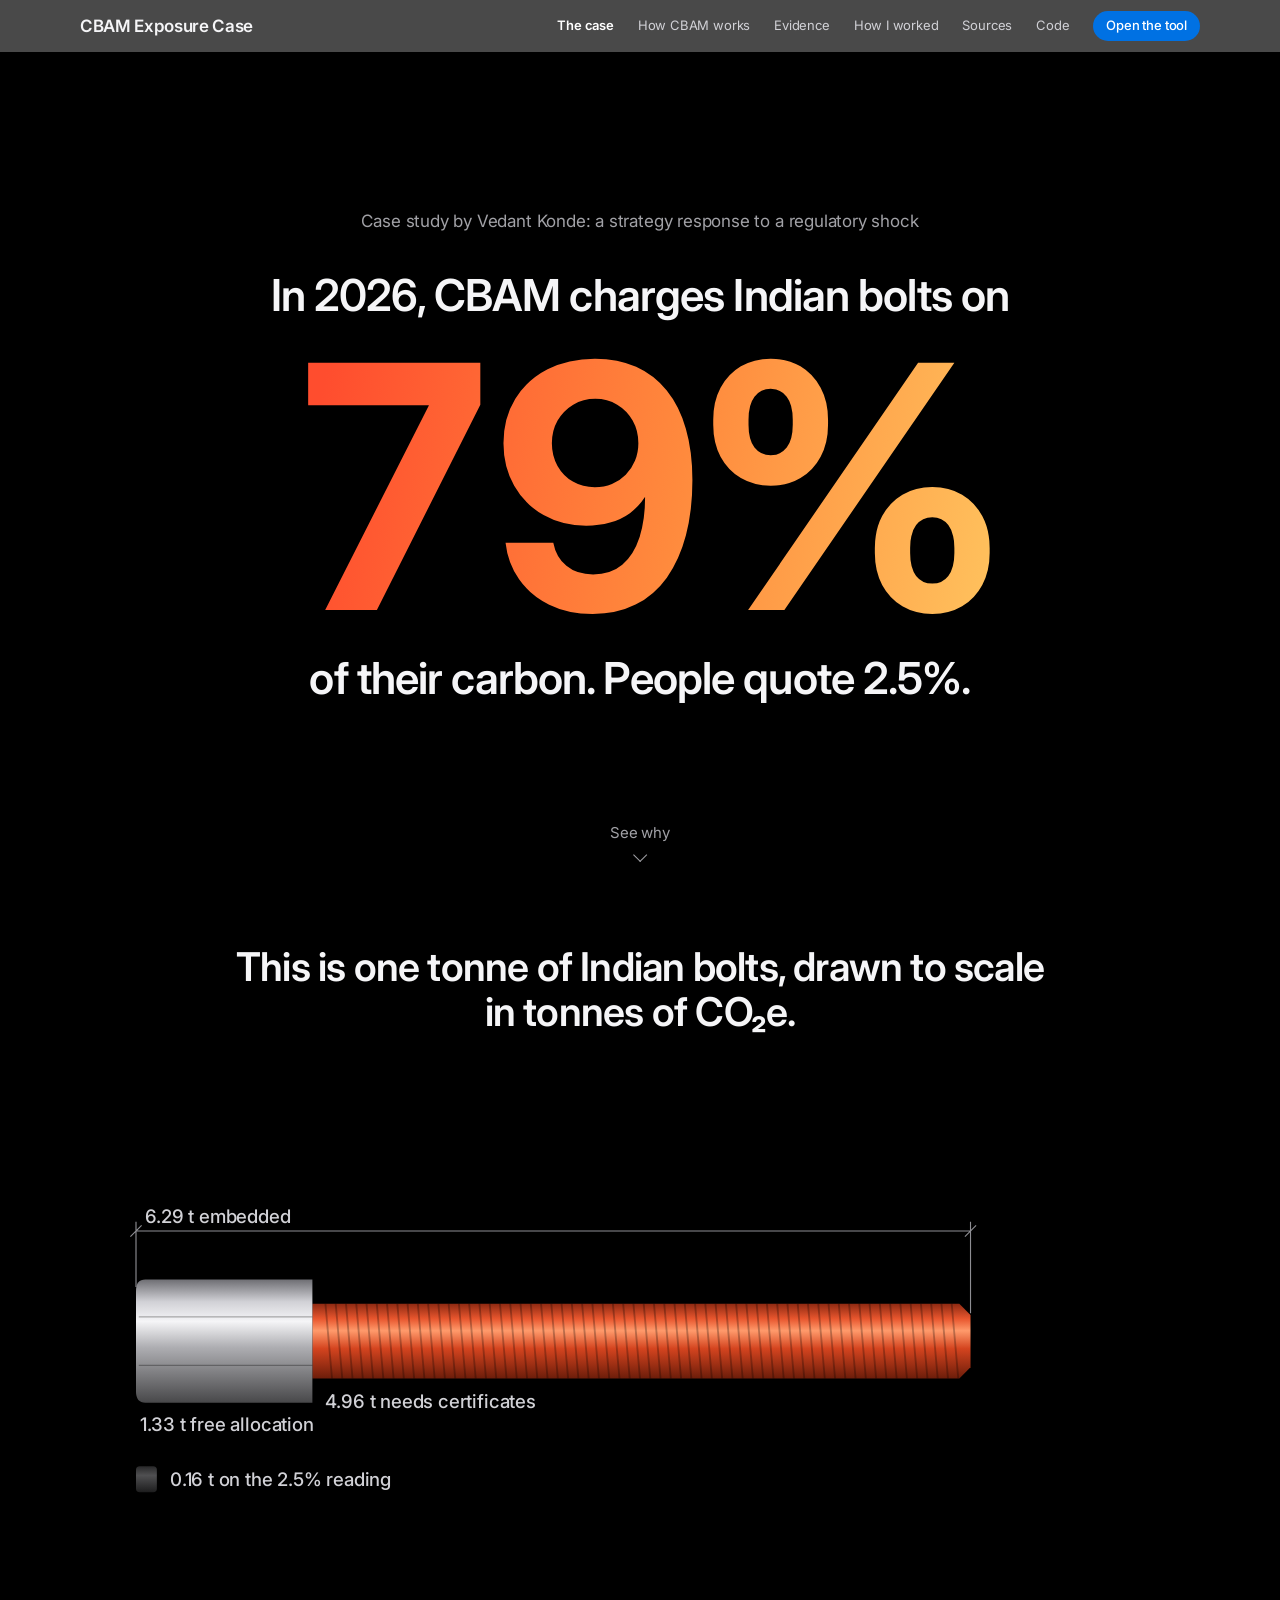
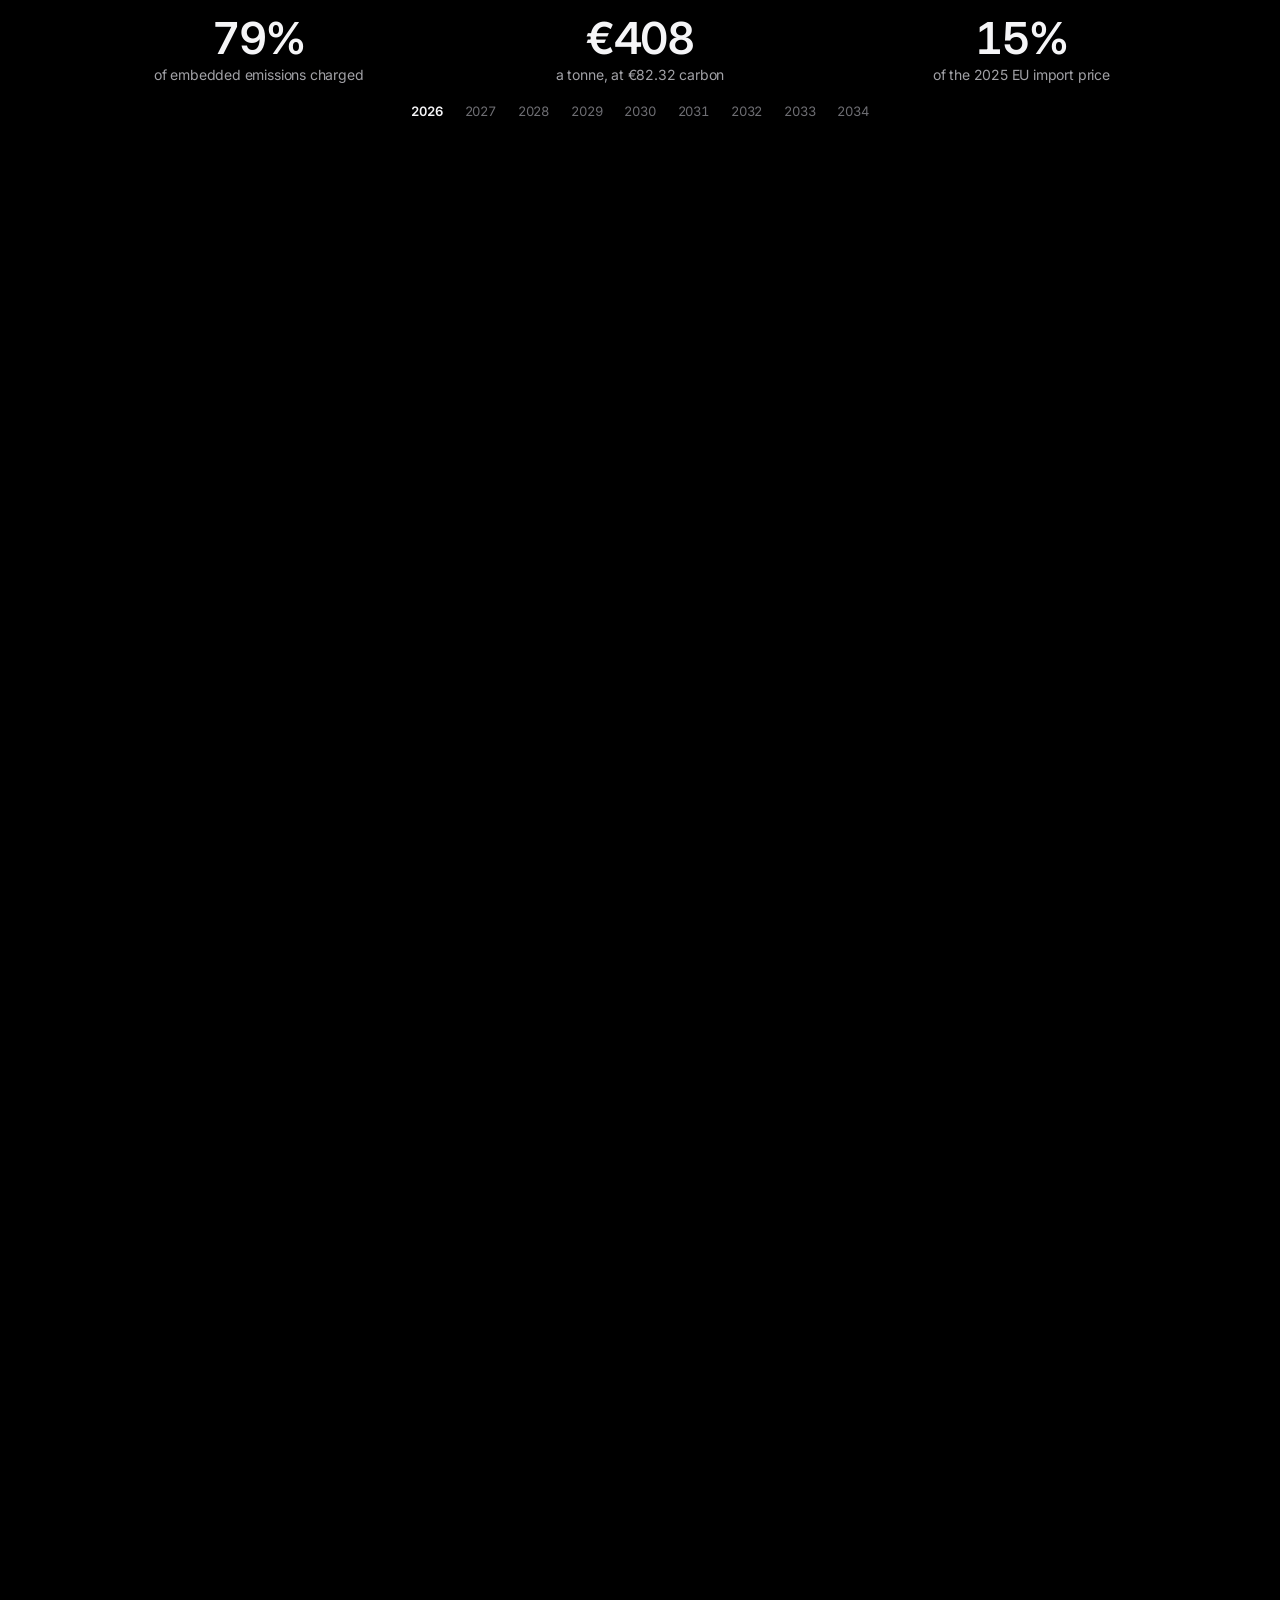
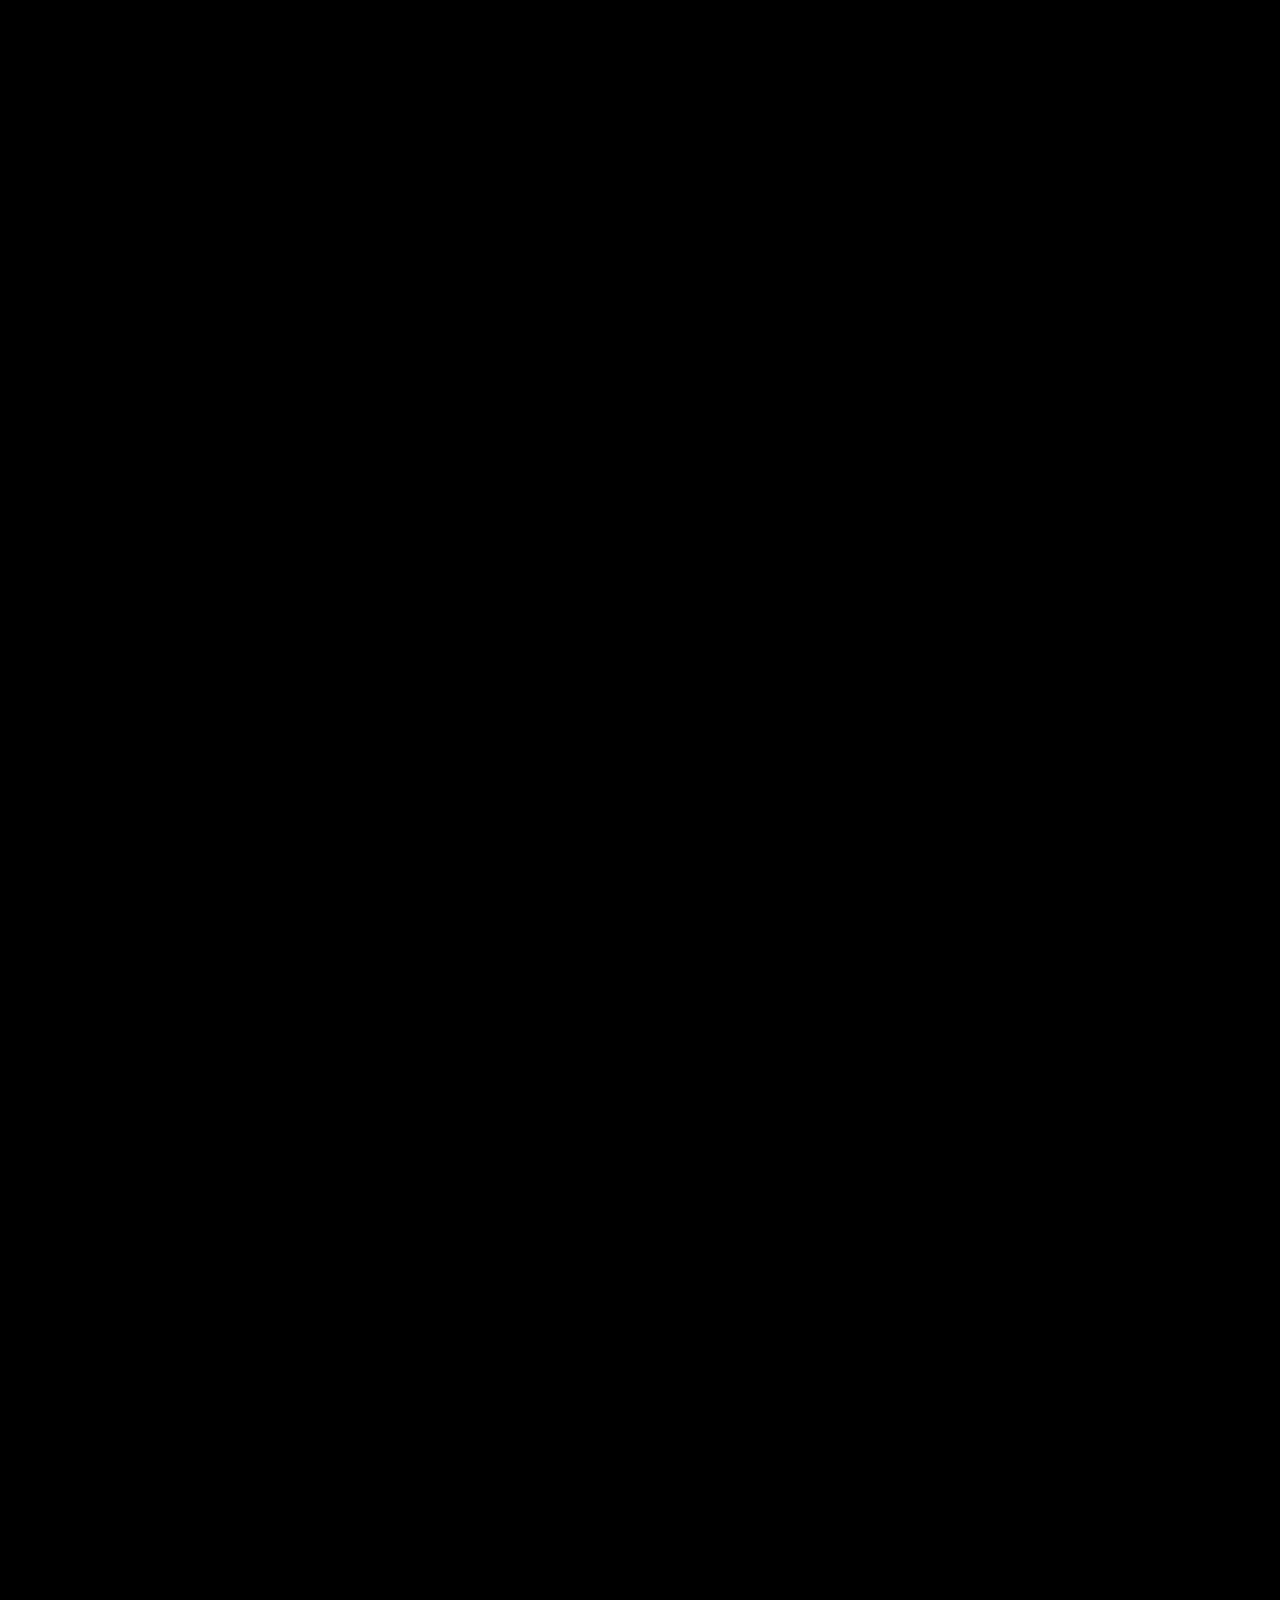
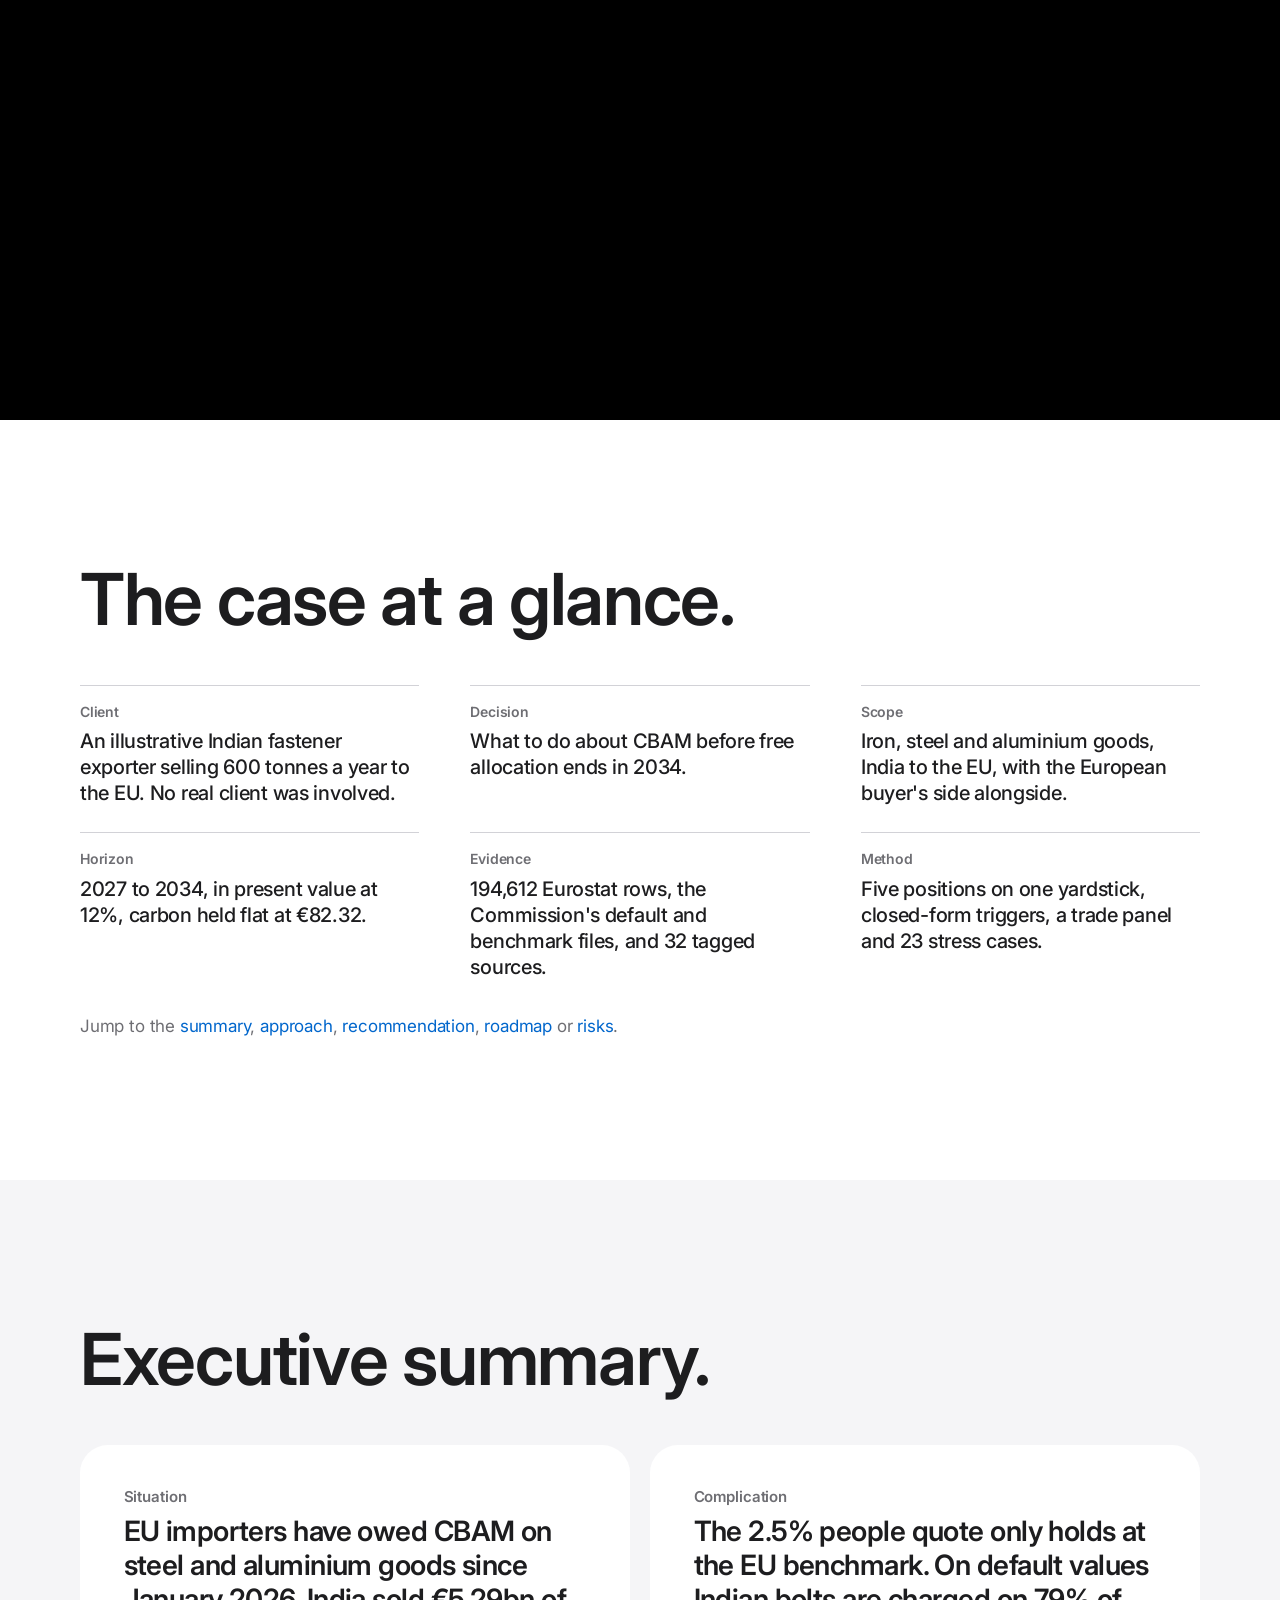
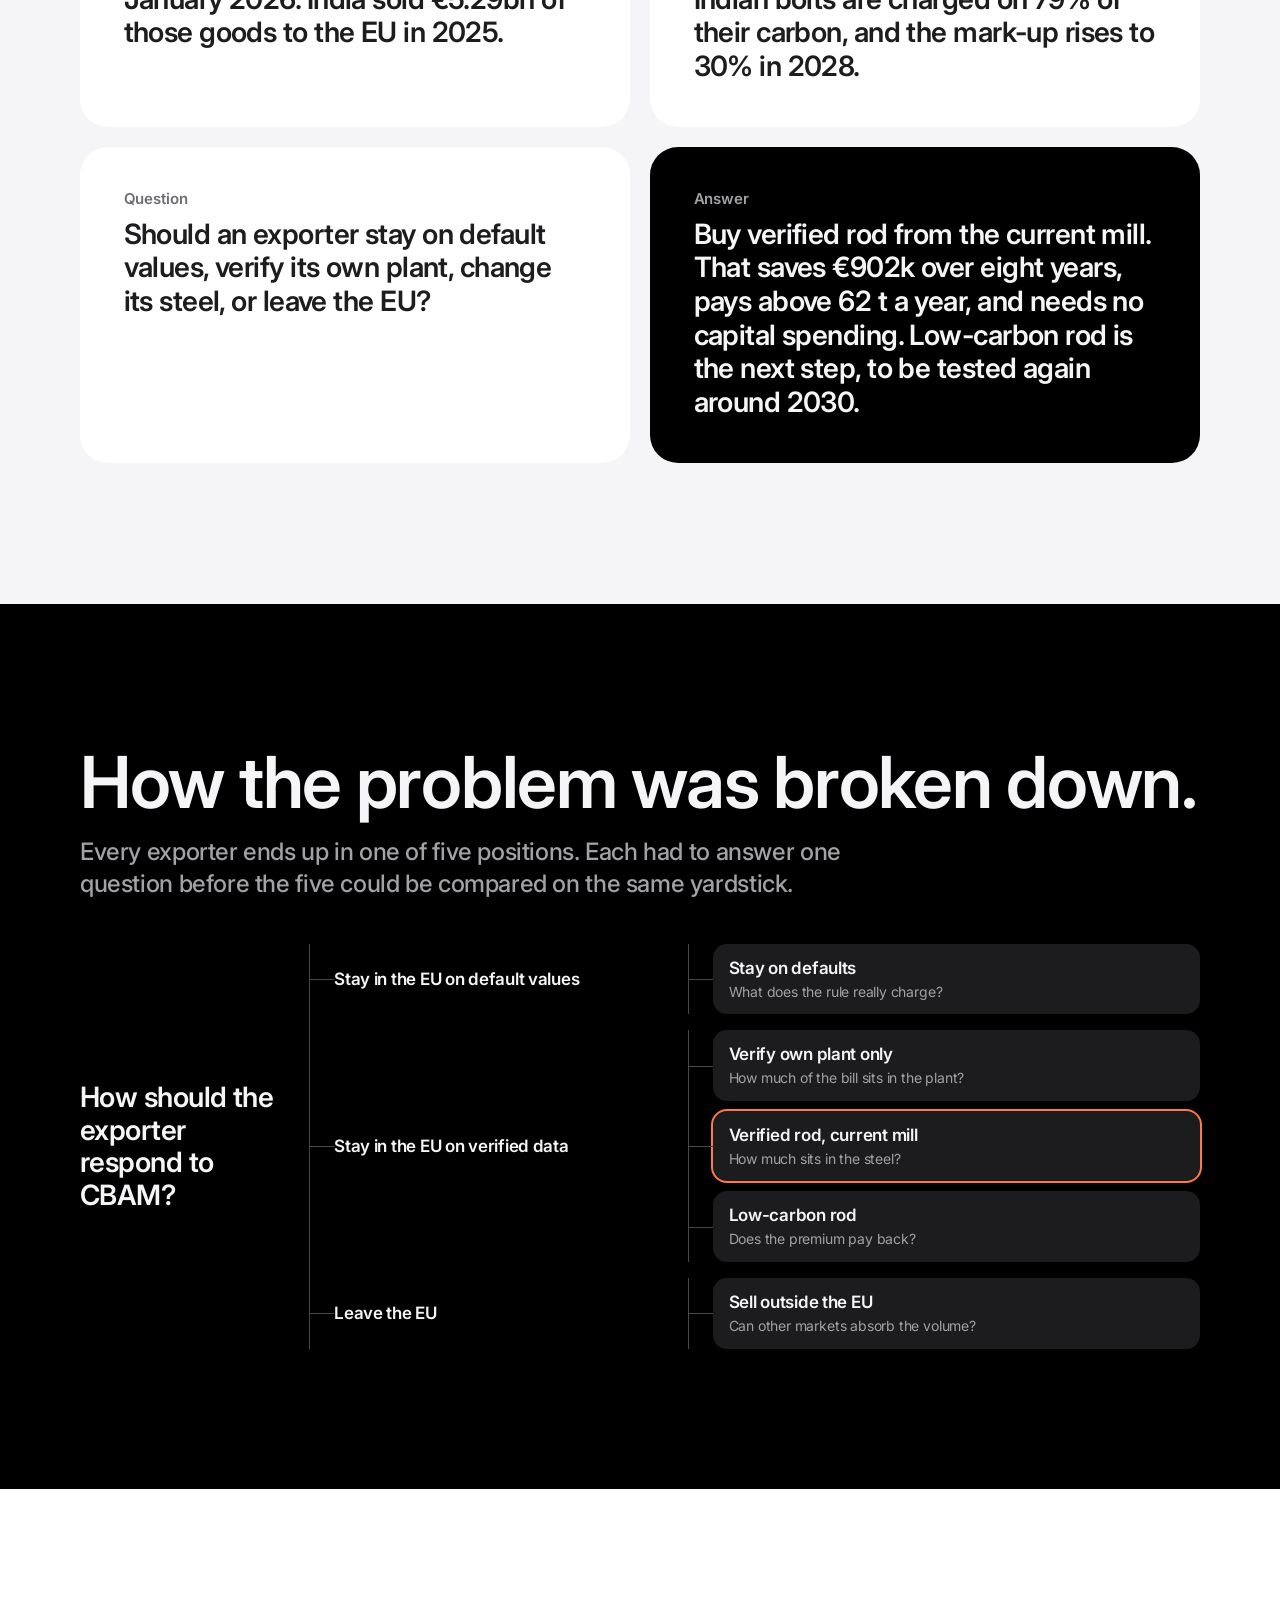
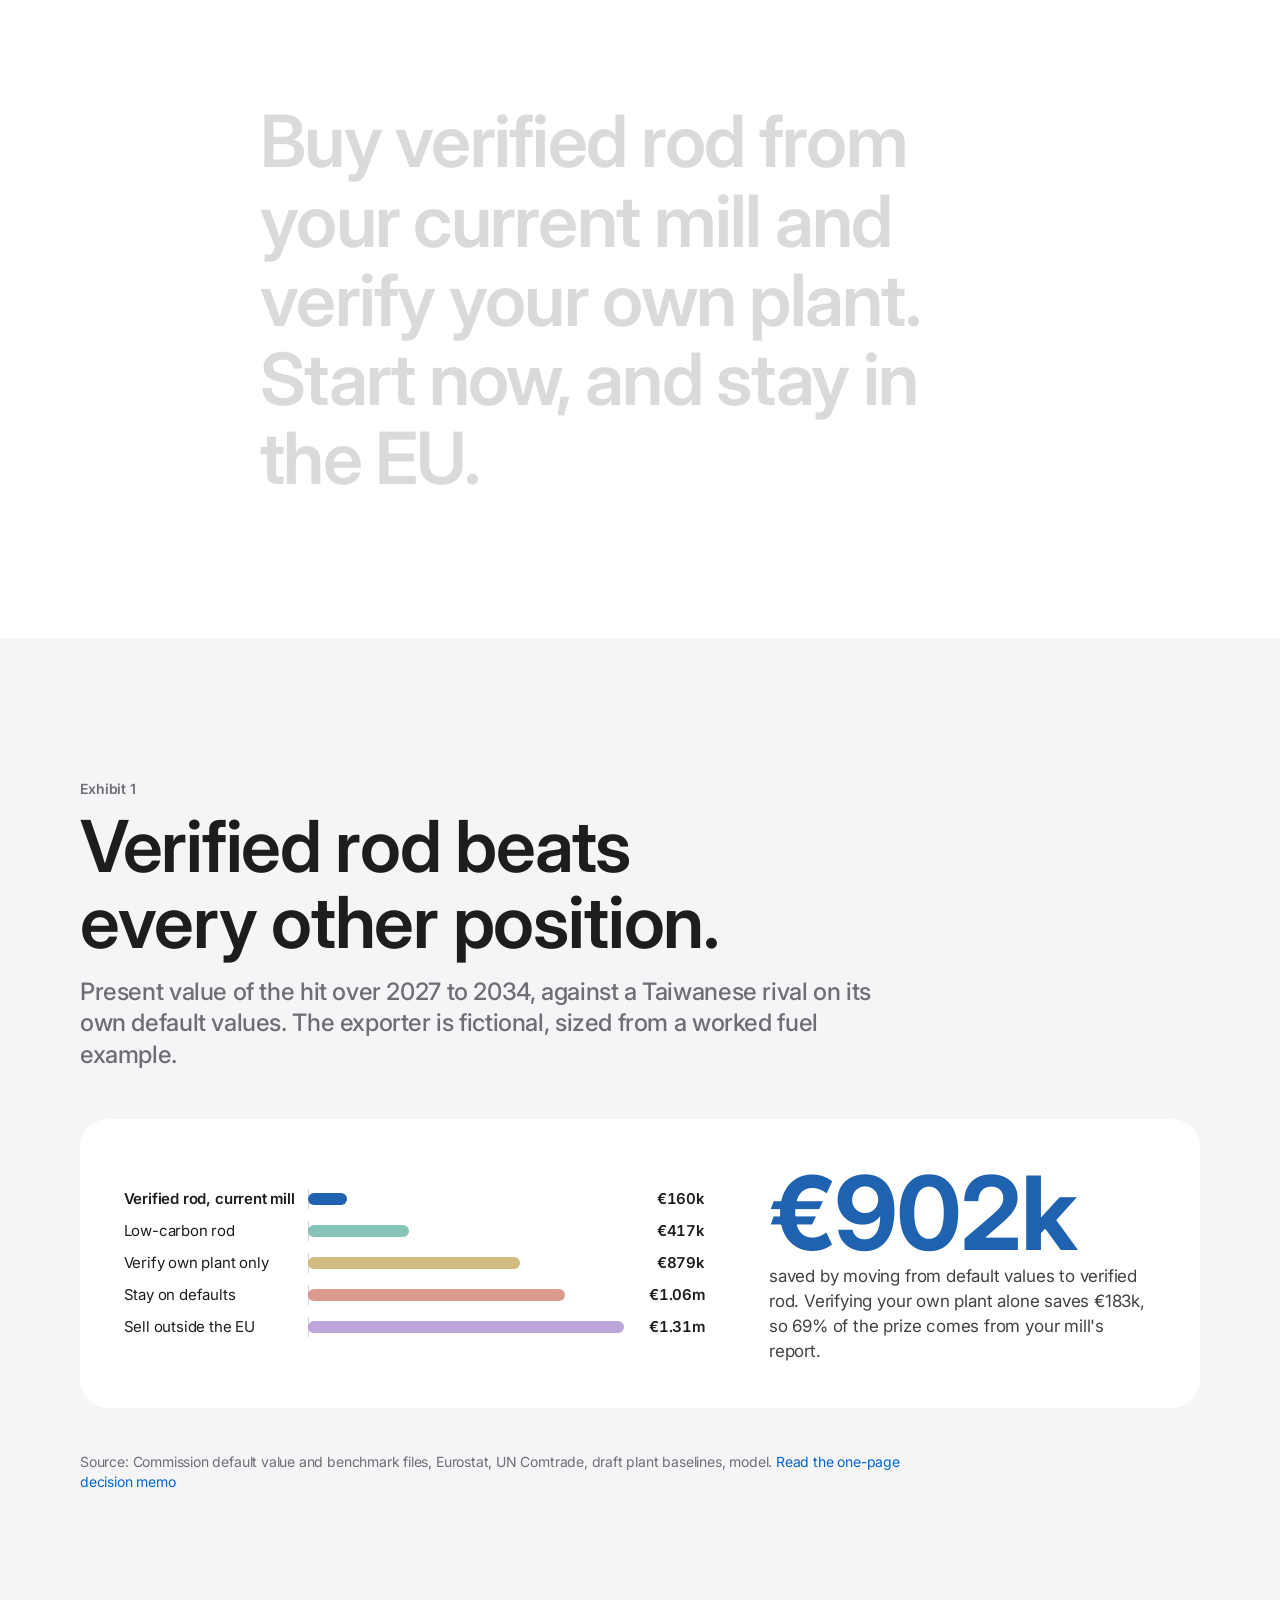
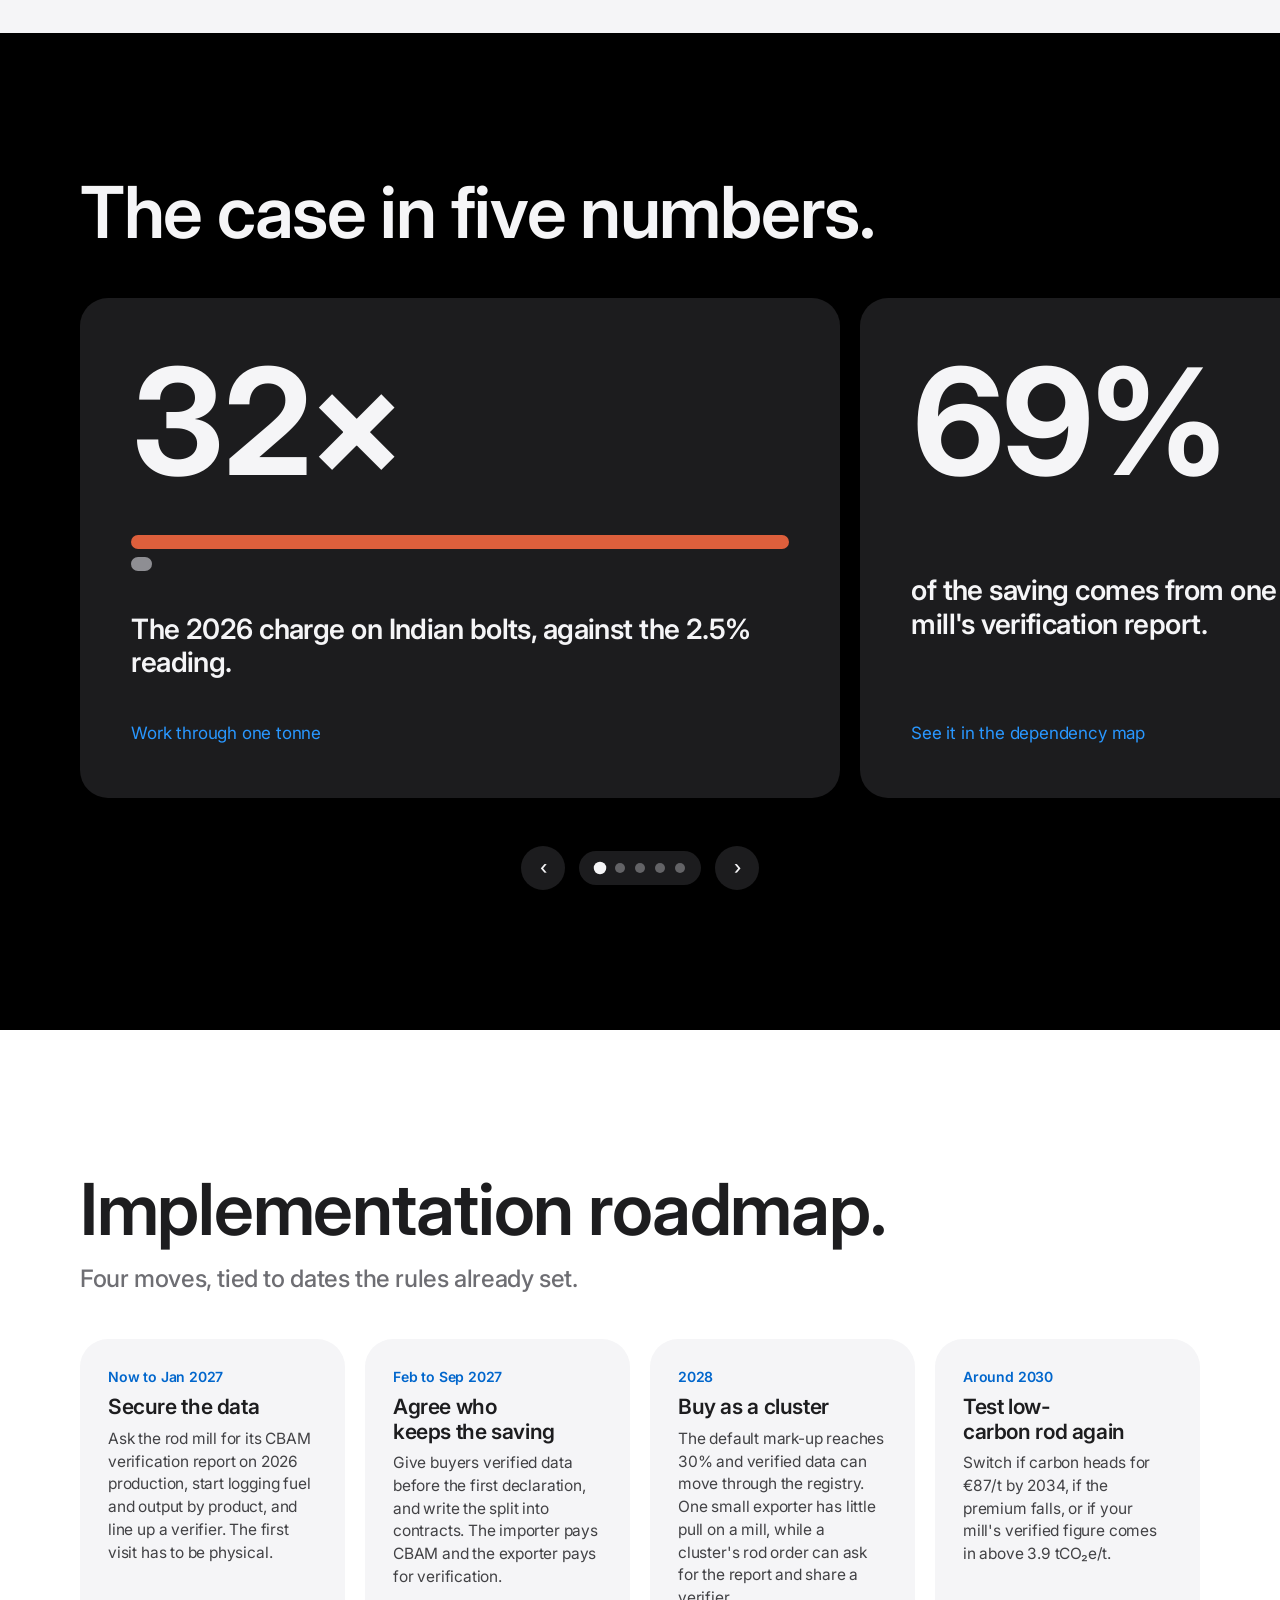
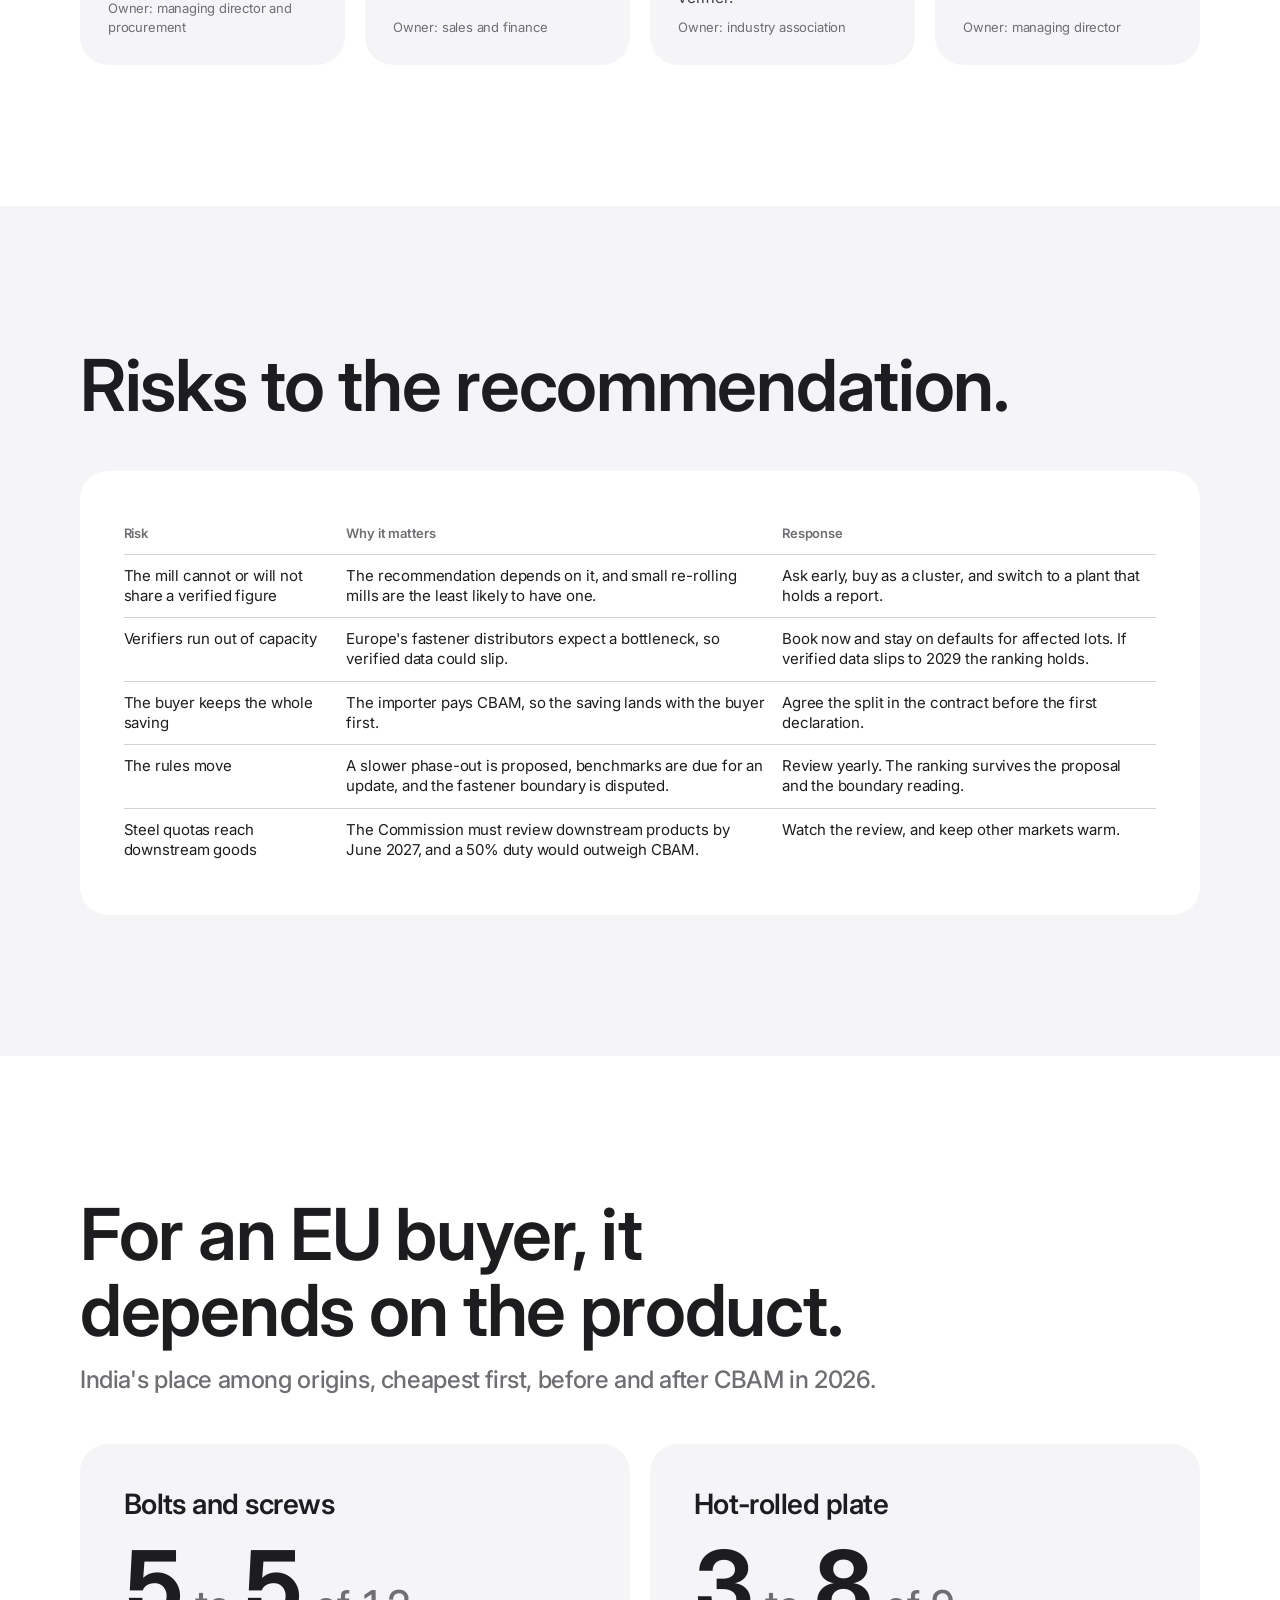
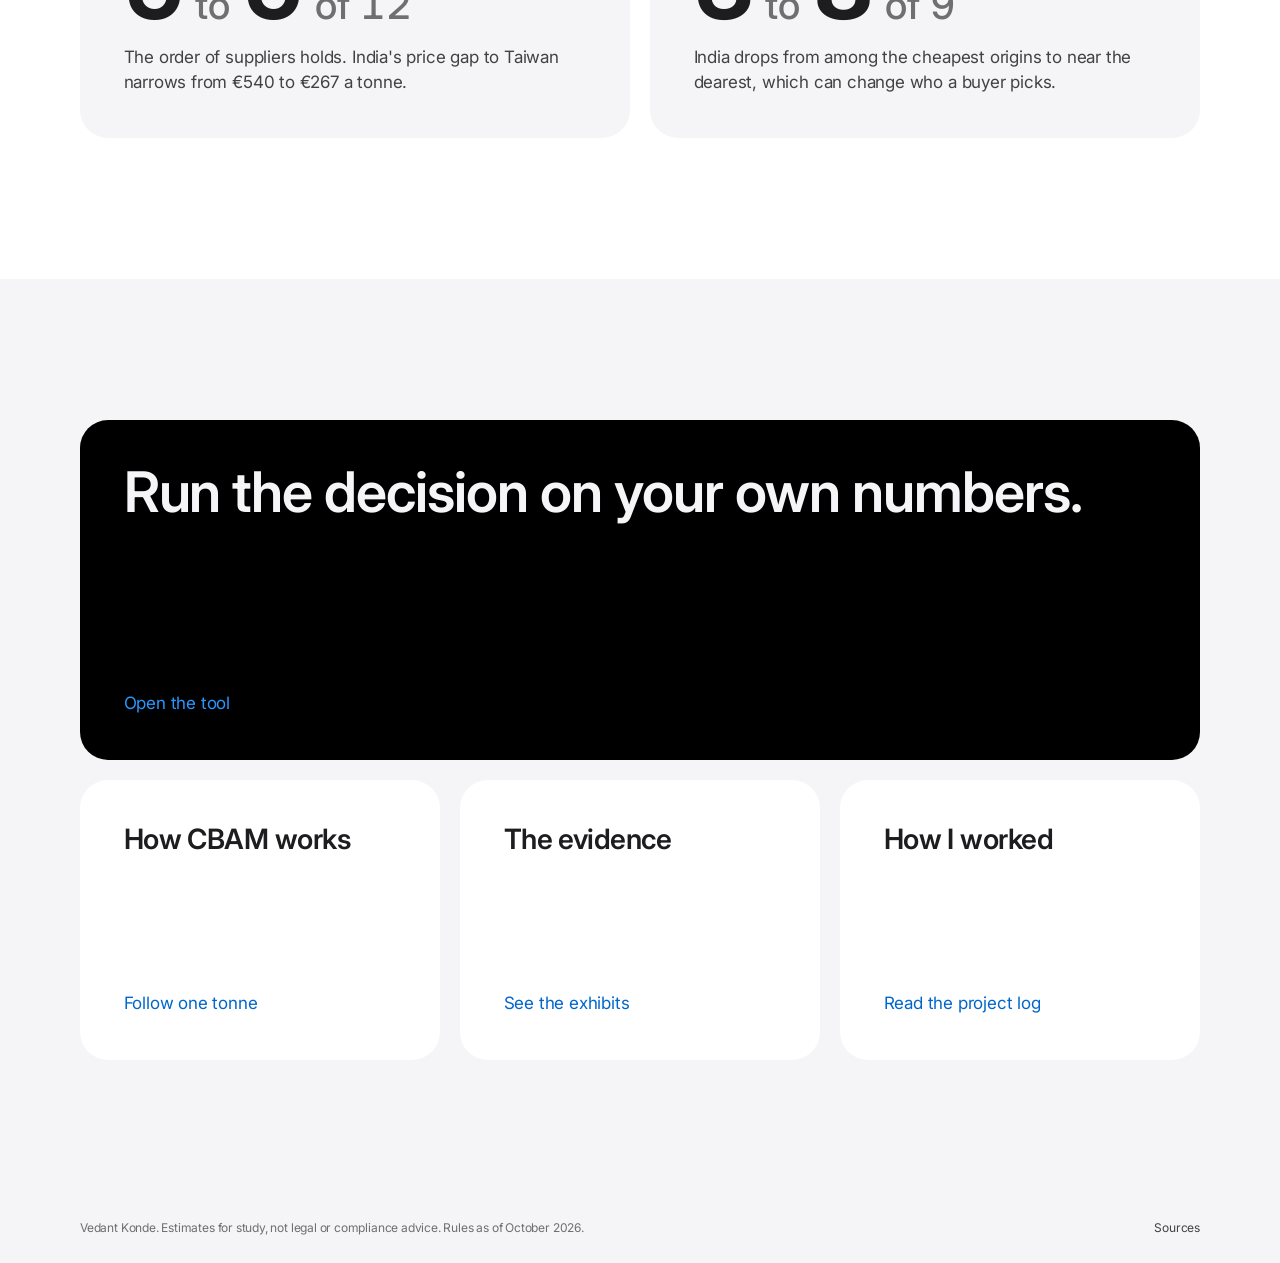
<file: site/index.html>
<!doctype html>
<html lang="en">
<head>
<meta charset="utf-8">
<meta name="viewport" content="width=device-width, initial-scale=1">
<title>CBAM Exposure Case</title>
<meta name="description" content="What an Indian steel exporter should do about the EU carbon border charge before 2034, with a working decision tool built on official EU data.">
<meta name="theme-color" content="#000000">
<script>document.documentElement.classList.add("js")</script>
<link rel="preconnect" href="https://fonts.googleapis.com">
<link rel="preconnect" href="https://fonts.gstatic.com" crossorigin>
<link href="https://fonts.googleapis.com/css2?family=Inter:wght@400;500;600;700&display=swap" rel="stylesheet">
<link rel="stylesheet" href="styles.css?v=18">
</head>
<body data-page="case">
<a class="skip" href="#answer">Skip to the answer</a>
<header class="nav">
  <div class="nav-in">
    <a class="brand" href="index.html">CBAM Exposure Case</a>
    <button class="menu-btn" id="menu" type="button" aria-expanded="false" aria-controls="links">Menu</button>
    <nav id="links" aria-label="Pages">
      <a href="index.html" aria-current="page">The case</a>
      <a href="learn.html">How CBAM works</a>
      <a href="evidence.html">Evidence</a>
      <a href="method.html">How I worked</a>
      <a href="sources.html">Sources</a>
      <a href="https://github.com/Vedantk910/cbam-exposure-case">Code</a>
      <a class="pill" href="tool.html">Open the tool</a>
    </nav>
  </div>
</header>

<main>
<p class="status" id="status" role="status">Loading the figures.</p>

<section class="hero dark" id="hero">
  <p class="by">Case study by Vedant Konde: a strategy response to a regulatory shock</p>
  <h1><span class="lead">In 2026, CBAM charges Indian bolts on</span> <span class="big" id="heroNum" data-v="payable"></span> <span class="tail">of their carbon. People quote 2.5%.</span></h1>
  <a class="down" href="#story">See why</a>
</section>

<section class="story dark" id="story" aria-label="One tonne of Indian bolts, drawn to scale, from 2026 to 2034">
  <div class="stage">
    <div class="caps wrap" id="caps">
      <p class="cap on">This is one tonne of Indian bolts, drawn to scale in tonnes of CO₂e.</p>
      <p class="cap">The steel head is free allocation, a fixed amount set by the EU benchmark.</p>
      <p class="cap">The red shank sits above the benchmark, so it is charged in full from the first day.</p>
      <p class="cap">The small block is the 2.5% reading. It only holds for a good sitting at the benchmark.</p>
      <p class="cap">Free allocation runs out by 2034. The head goes, the mark-up climbs, and the two readings meet.</p>
    </div>
    <div class="boltbox wrap"><svg id="boltSvg" viewBox="0 0 1200 330" role="img" aria-label="Scale drawing of one tonne of bolts in carbon terms"></svg></div>
    <div class="readout wrap" id="boltRead"></div>
    <div class="years wrap" id="years" aria-hidden="true"></div>
    <div class="scrub wrap ctl"><label for="yearRange">Import year <output id="yearOut">2026</output></label><input id="yearRange" type="range" min="0" max="8" step="1" value="0"></div>
  </div>
</section>

<section class="chapter" id="brief">
  <div class="wrap">
    <h2 class="reveal">The case at a glance.</h2>
    <dl class="brief reveal">
      <div><dt>Client</dt><dd>An illustrative Indian fastener exporter selling 600 tonnes a year to the EU. No real client was involved.</dd></div>
      <div><dt>Decision</dt><dd>What to do about CBAM before free allocation ends in 2034.</dd></div>
      <div><dt>Scope</dt><dd>Iron, steel and aluminium goods, India to the EU, with the European buyer's side alongside.</dd></div>
      <div><dt>Horizon</dt><dd>2027 to 2034, in present value at 12%, carbon held flat at <span data-v="priceBase"></span>.</dd></div>
      <div><dt>Evidence</dt><dd><span data-v="wRows"></span> Eurostat rows, the Commission's default and benchmark files, and <span data-v="wSources"></span> tagged sources.</dd></div>
      <div><dt>Method</dt><dd>Five positions on one yardstick, closed-form triggers, a trade panel and <span data-v="stressN"></span> stress cases.</dd></div>
    </dl>
    <p class="toc reveal">Jump to the <a href="#summary">summary</a>, <a href="#approach">approach</a>, <a href="#answer">recommendation</a>, <a href="#roadmap">roadmap</a> or <a href="#risks">risks</a>.</p>
  </div>
</section>

<section class="chapter alt" id="summary">
  <div class="wrap">
    <h2 class="reveal">Executive summary.</h2>
    <div class="scqa">
      <div class="card reveal"><h3>Situation</h3><p>EU importers have owed CBAM on steel and aluminium goods since January 2026. India sold <span data-v="scopeValue"></span> of those goods to the EU in 2025.</p></div>
      <div class="card reveal" style="--d:1"><h3>Complication</h3><p>The 2.5% people quote only holds at the EU benchmark. On default values Indian bolts are charged on <span data-v="payable"></span> of their carbon, and the mark-up rises to 30% in 2028.</p></div>
      <div class="card reveal"><h3>Question</h3><p>Should an exporter stay on default values, verify its own plant, change its steel, or leave the EU?</p></div>
      <div class="card reveal lead-card" style="--d:1"><h3>Answer</h3><p>Buy verified rod from the current mill. That saves <span data-v="saveMill"></span> over eight years, pays above <span data-v="flipTU"></span> a year, and needs no capital spending. Low-carbon rod is the next step, to be tested again around 2030.</p></div>
    </div>
  </div>
</section>

<section class="chapter dark" id="approach">
  <div class="wrap">
    <h2 class="reveal">How the problem was broken down.</h2>
    <p class="intro reveal">Every exporter ends up in one of five positions. Each had to answer one question before the five could be compared on the same yardstick.</p>
    <div class="tree gap reveal">
      <div class="t-root">How should the exporter respond to CBAM?</div>
      <div class="t-branches">
        <div class="t-branch">
          <div class="t-node">Stay in the EU on default values</div>
          <div class="t-leaves"><div class="t-leaf"><b>Stay on defaults</b><span>What does the rule really charge?</span></div></div>
        </div>
        <div class="t-branch">
          <div class="t-node">Stay in the EU on verified data</div>
          <div class="t-leaves">
            <div class="t-leaf"><b>Verify own plant only</b><span>How much of the bill sits in the plant?</span></div>
            <div class="t-leaf chosen"><b>Verified rod, current mill</b><span>How much sits in the steel?</span></div>
            <div class="t-leaf"><b>Low-carbon rod</b><span>Does the premium pay back?</span></div>
          </div>
        </div>
        <div class="t-branch">
          <div class="t-node">Leave the EU</div>
          <div class="t-leaves"><div class="t-leaf"><b>Sell outside the EU</b><span>Can other markets absorb the volume?</span></div></div>
        </div>
      </div>
    </div>
  </div>
</section>

<section class="chapter" id="answer">
  <div class="wrap narrow">
    <p class="ask reveal">The recommendation for a 600-tonne-a-year Indian fastener maker.</p>
    <p class="statement" id="statement">Buy verified rod from your current mill and verify your own plant. Start now, and stay in the EU.</p>
  </div>
</section>

<section class="chapter alt">
  <div class="wrap">
    <p class="tag reveal">Exhibit 1</p>
    <h2 class="reveal">Verified rod beats every other position.</h2>
    <p class="intro reveal">Present value of the hit over 2027 to 2034, against a Taiwanese rival on its own default values. The exporter is fictional, sized from a worked fuel example.</p>
    <div class="card rank reveal">
      <div id="answerBars" class="hbars grow"></div>
      <div>
        <p class="bignum count" data-v="saveMill"></p>
        <p class="body">saved by moving from default values to verified rod. Verifying your own plant alone saves <span data-v="saveVerify"></span>, so <span data-v="rodShare"></span> of the prize comes from your mill's report.</p>
      </div>
    </div>
    <p class="note gap">Source: Commission default value and benchmark files, Eurostat, UN Comtrade, draft plant baselines, model. <a href="https://github.com/Vedantk910/cbam-exposure-case/blob/main/report/decision_page.md">Read the one-page decision memo</a></p>
  </div>
</section>

<section class="chapter dark" style="padding-left:0;padding-right:0">
  <div class="wrap"><h2 class="reveal">The case in five numbers.</h2></div>
  <div class="rail" id="rail" tabindex="0" role="region" aria-label="Key numbers">
    <article class="slide">
      <div class="stat count" data-v="ratioX"></div>
      <div class="viz" aria-hidden="true"><i style="background:var(--stay)"></i><i id="vizStub" style="background:var(--steel);width:3%"></i></div>
      <div><p>The 2026 charge on Indian bolts, against the 2.5% reading.</p></div>
      <a href="learn.html">Work through one tonne</a>
    </article>
    <article class="slide">
      <div class="stat count" data-v="rodShare"></div>
      <div><p>of the saving comes from one document: your rod mill's verification report.</p></div>
      <a href="tool.html">See it in the dependency map</a>
    </article>
    <article class="slide">
      <div class="stat count" data-v="flipTU"></div>
      <div><p>a year of EU sales is enough for verified rod to pay for itself.</p></div>
      <a href="tool.html">Try your own volume</a>
    </article>
    <article class="slide">
      <div class="stat count" data-v="millFlip"></div>
      <div><p>tCO₂e a tonne is where a mill loses to low-carbon rod. All ten plants in India's draft schedule sit below it.</p></div>
      <a href="evidence.html#mills">See the ten plants</a>
    </article>
    <article class="slide">
      <div class="stat">7 of 8</div>
      <div><p>worked examples from Europe's fastener distributors match this model to within 5 cents.</p></div>
      <a href="evidence.html#checks">See the comparison</a>
    </article>
  </div>
  <div class="rail-ctl">
    <button class="round" id="railPrev" type="button" aria-label="Previous number">‹</button>
    <div class="dots" id="railDots" role="group" aria-label="Choose a number"></div>
    <button class="round" id="railNext" type="button" aria-label="Next number">›</button>
  </div>
</section>

<section class="chapter" id="roadmap">
  <div class="wrap">
    <h2 class="reveal">Implementation roadmap.</h2>
    <p class="intro reveal">Four moves, tied to dates the rules already set.</p>
    <ol class="road gap">
      <li class="reveal"><time>Now to Jan 2027</time><h3>Secure the data</h3><p>Ask the rod mill for its CBAM verification report on 2026 production, start logging fuel and output by product, and line up a verifier. The first visit has to be physical.</p><small>Owner: managing director and procurement</small></li>
      <li class="reveal" style="--d:1"><time>Feb to Sep 2027</time><h3>Agree who keeps the saving</h3><p>Give buyers verified data before the first declaration, and write the split into contracts. The importer pays CBAM and the exporter pays for verification.</p><small>Owner: sales and finance</small></li>
      <li class="reveal" style="--d:2"><time>2028</time><h3>Buy as a cluster</h3><p>The default mark-up reaches 30% and verified data can move through the registry. One small exporter has little pull on a mill, while a cluster's rod order can ask for the report and share a verifier.</p><small>Owner: industry association</small></li>
      <li class="reveal" style="--d:3"><time>Around 2030</time><h3>Test low-carbon rod again</h3><p>Switch if carbon heads for <span data-v="pStar"></span>/t by 2034, if the premium falls, or if your mill's verified figure comes in above <span data-v="millFlip"></span> tCO₂e/t.</p><small>Owner: managing director</small></li>
    </ol>
  </div>
</section>

<section class="chapter alt" id="risks">
  <div class="wrap">
    <h2 class="reveal">Risks to the recommendation.</h2>
    <div class="card scrollx reveal" tabindex="0" role="region" aria-label="Risks"><table class="plain">
      <thead><tr><th>Risk</th><th>Why it matters</th><th>Response</th></tr></thead>
      <tbody>
        <tr><td>The mill cannot or will not share a verified figure</td><td>The recommendation depends on it, and small re-rolling mills are the least likely to have one.</td><td>Ask early, buy as a cluster, and switch to a plant that holds a report.</td></tr>
        <tr><td>Verifiers run out of capacity</td><td>Europe's fastener distributors expect a bottleneck, so verified data could slip.</td><td>Book now and stay on defaults for affected lots. If verified data slips to 2029 the ranking holds.</td></tr>
        <tr><td>The buyer keeps the whole saving</td><td>The importer pays CBAM, so the saving lands with the buyer first.</td><td>Agree the split in the contract before the first declaration.</td></tr>
        <tr><td>The rules move</td><td>A slower phase-out is proposed, benchmarks are due for an update, and the fastener boundary is disputed.</td><td>Review yearly. The ranking survives the proposal and the boundary reading.</td></tr>
        <tr><td>Steel quotas reach downstream goods</td><td>The Commission must review downstream products by June 2027, and a 50% duty would outweigh CBAM.</td><td>Watch the review, and keep other markets warm.</td></tr>
      </tbody>
    </table></div>
  </div>
</section>

<section class="chapter">
  <div class="wrap">
    <h2 class="reveal">For an EU buyer, it depends on the product.</h2>
    <p class="intro reveal">India's place among origins, cheapest first, before and after CBAM in 2026.</p>
    <div class="pair">
      <div class="card reveal">
        <h3>Bolts and screws</h3>
        <p class="shift"><span data-v="boltBefore"></span><small>to</small><span data-v="boltAfter"></span><small>of <span data-v="boltOf"></span></small></p>
        <p class="body">The order of suppliers holds. India's price gap to Taiwan narrows from <span data-v="twBefore"></span> to <span data-v="twAfter"></span> a tonne.</p>
      </div>
      <div class="card reveal" style="--d:1">
        <h3>Hot-rolled plate</h3>
        <p class="shift"><span data-v="plateBefore"></span><small>to</small><span data-v="plateAfter"></span><small>of <span data-v="plateOf"></span></small></p>
        <p class="body">India drops from among the cheapest origins to near the dearest, which can change who a buyer picks.</p>
      </div>
    </div>
  </div>
</section>

<section class="chapter alt">
  <div class="wrap tiles">
    <a class="tile main reveal" href="tool.html"><h3>Run the decision on your own numbers.</h3><span>Open the tool</span></a>
    <a class="tile reveal" href="learn.html"><h3>How CBAM works</h3><span>Follow one tonne</span></a>
    <a class="tile reveal" style="--d:1" href="evidence.html"><h3>The evidence</h3><span>See the exhibits</span></a>
    <a class="tile reveal" style="--d:2" href="method.html"><h3>How I worked</h3><span>Read the project log</span></a>
  </div>
</section>
</main>

<footer><div class="wrap"><span>Vedant Konde. Estimates for study, not legal or compliance advice. Rules as of October 2026.</span><span><a href="sources.html">Sources</a></span></div></footer>
<div class="tip" id="tip" role="status" hidden></div>
<script src="engine.js?v=18"></script>
<script src="app.js?v=18"></script>
</body>
</html>
</file>
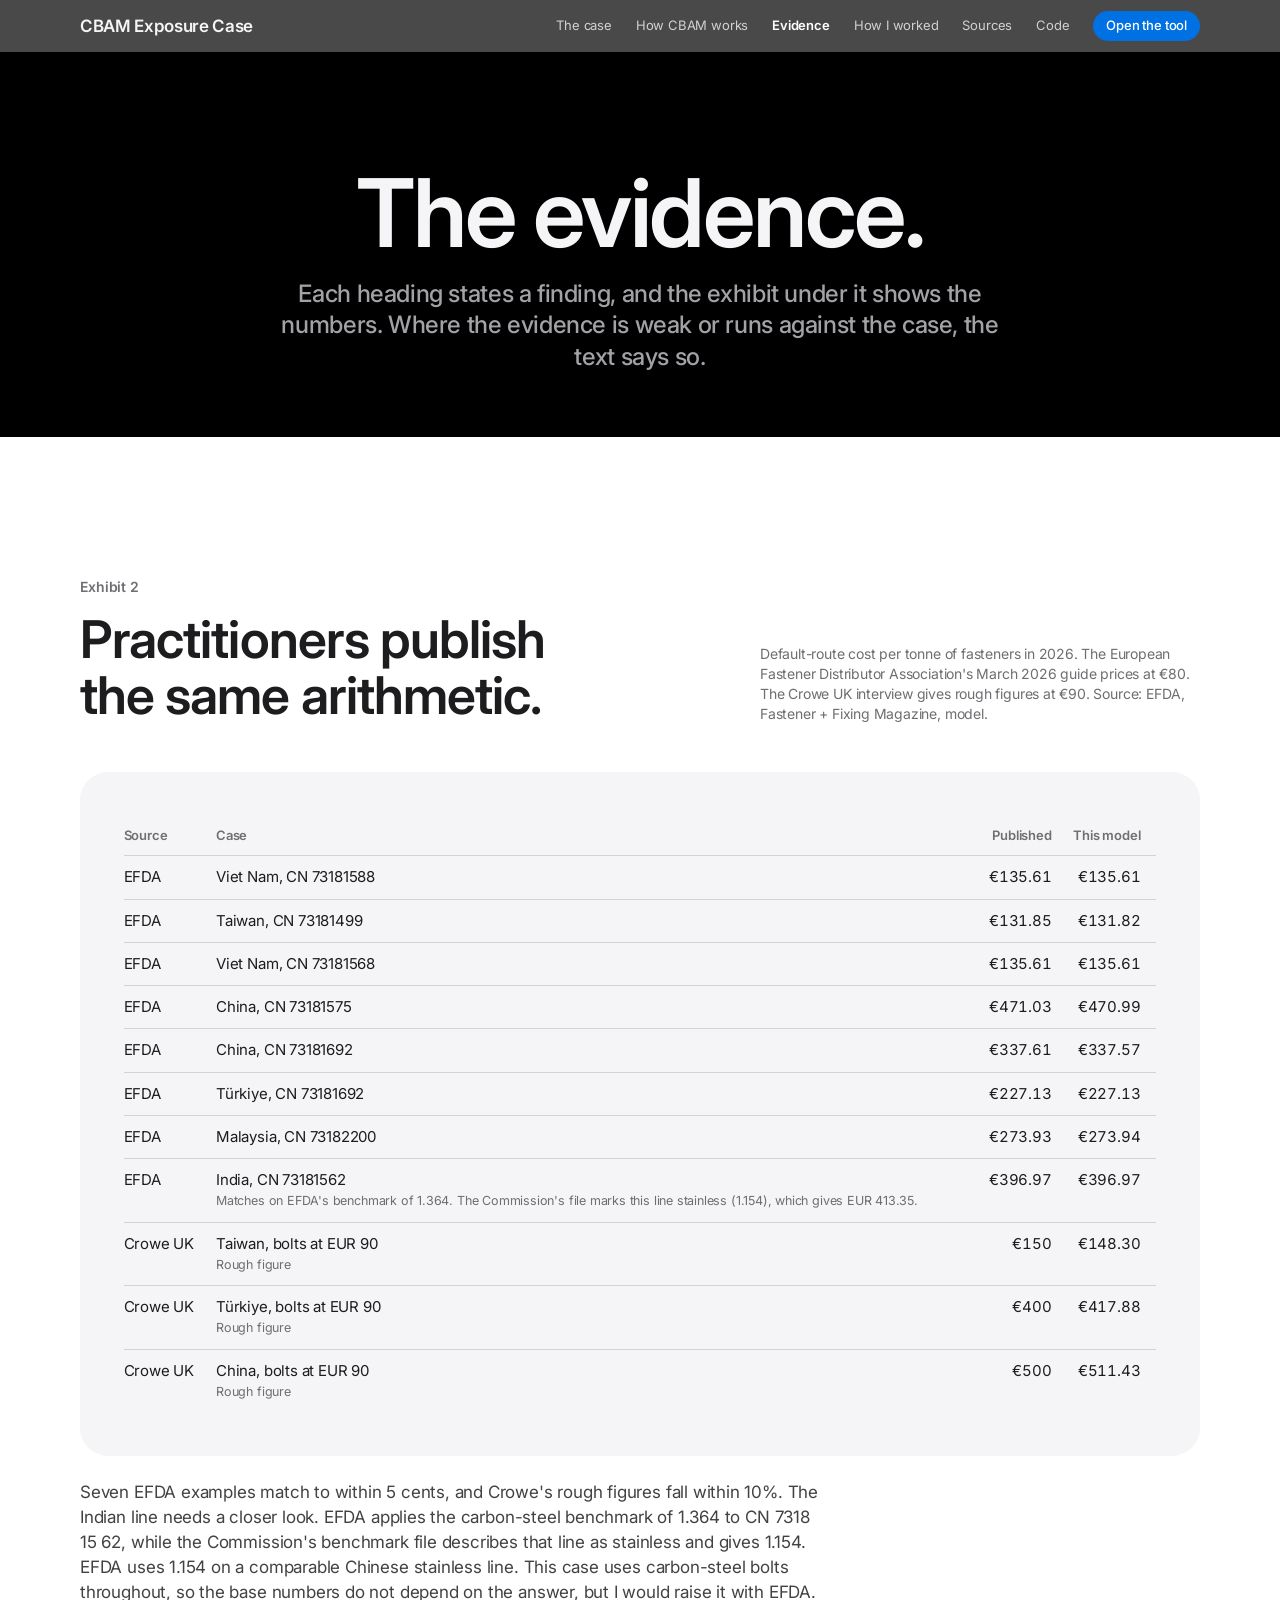
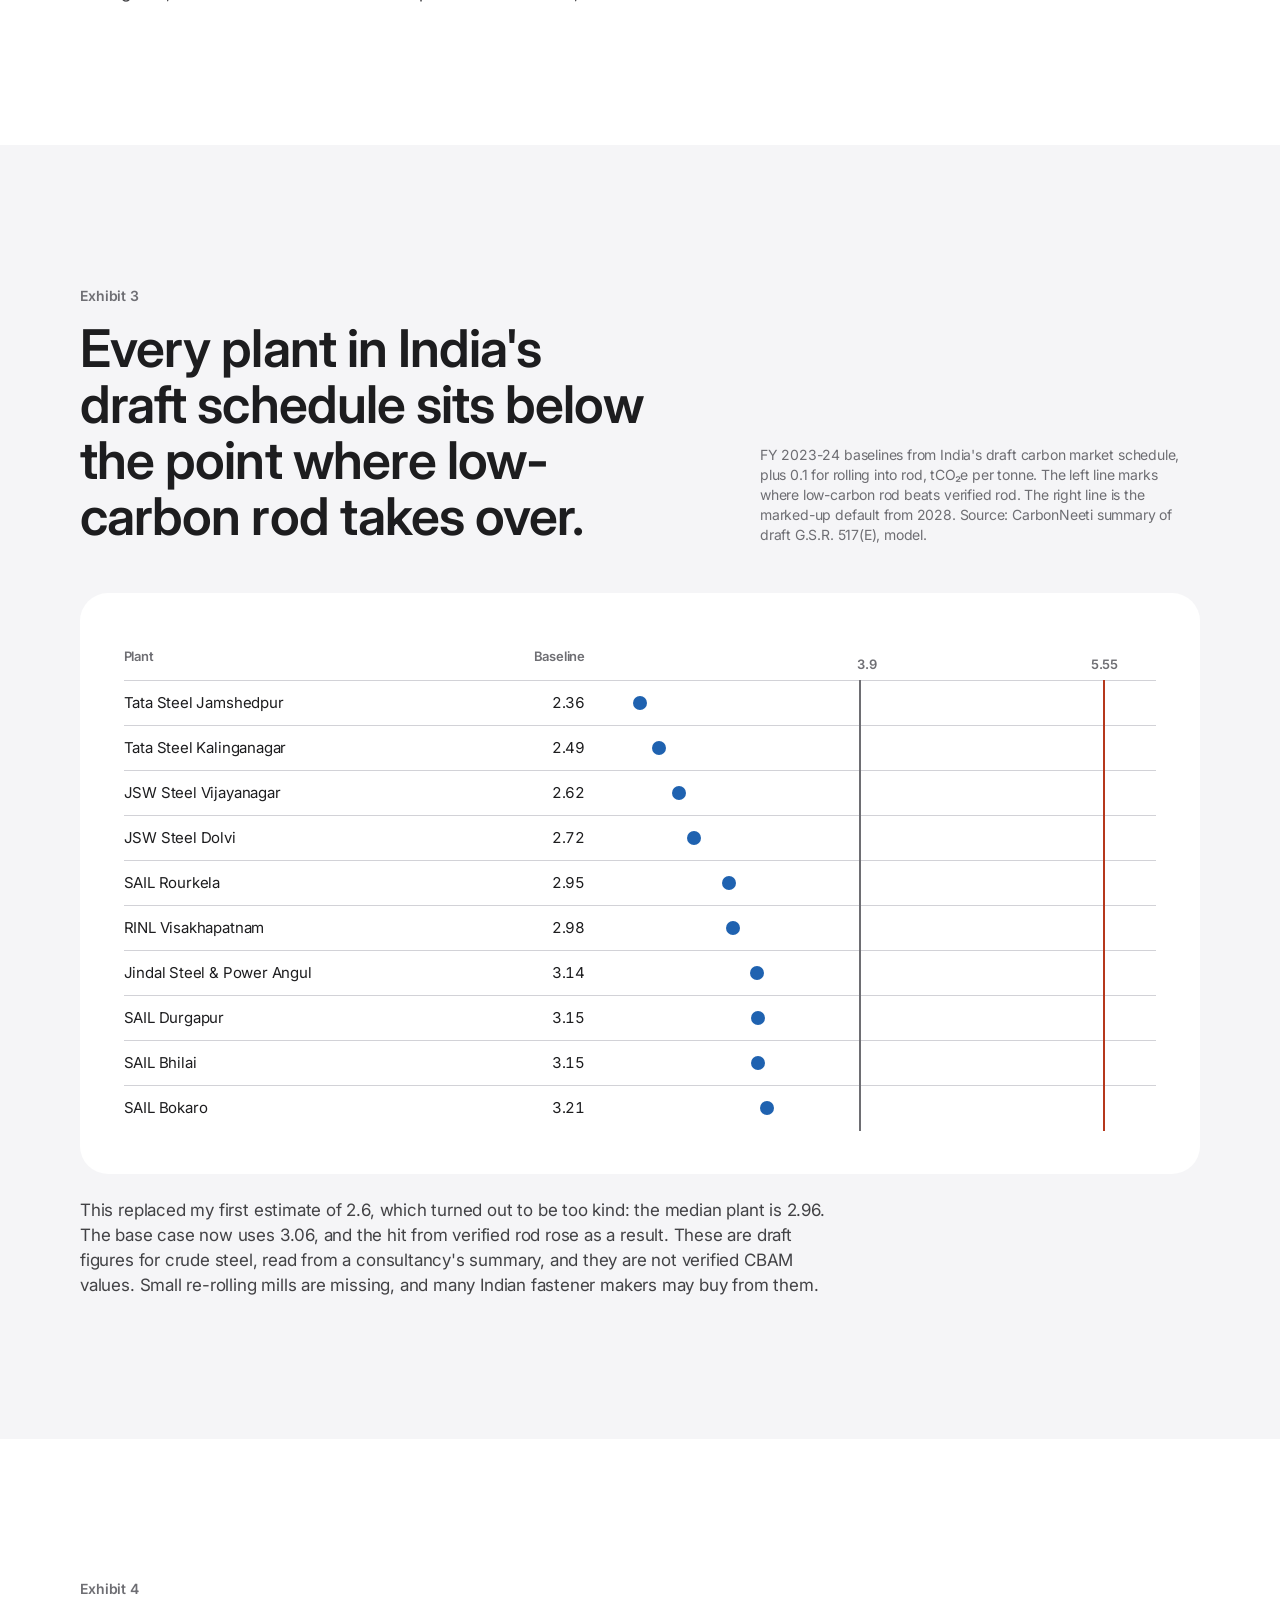
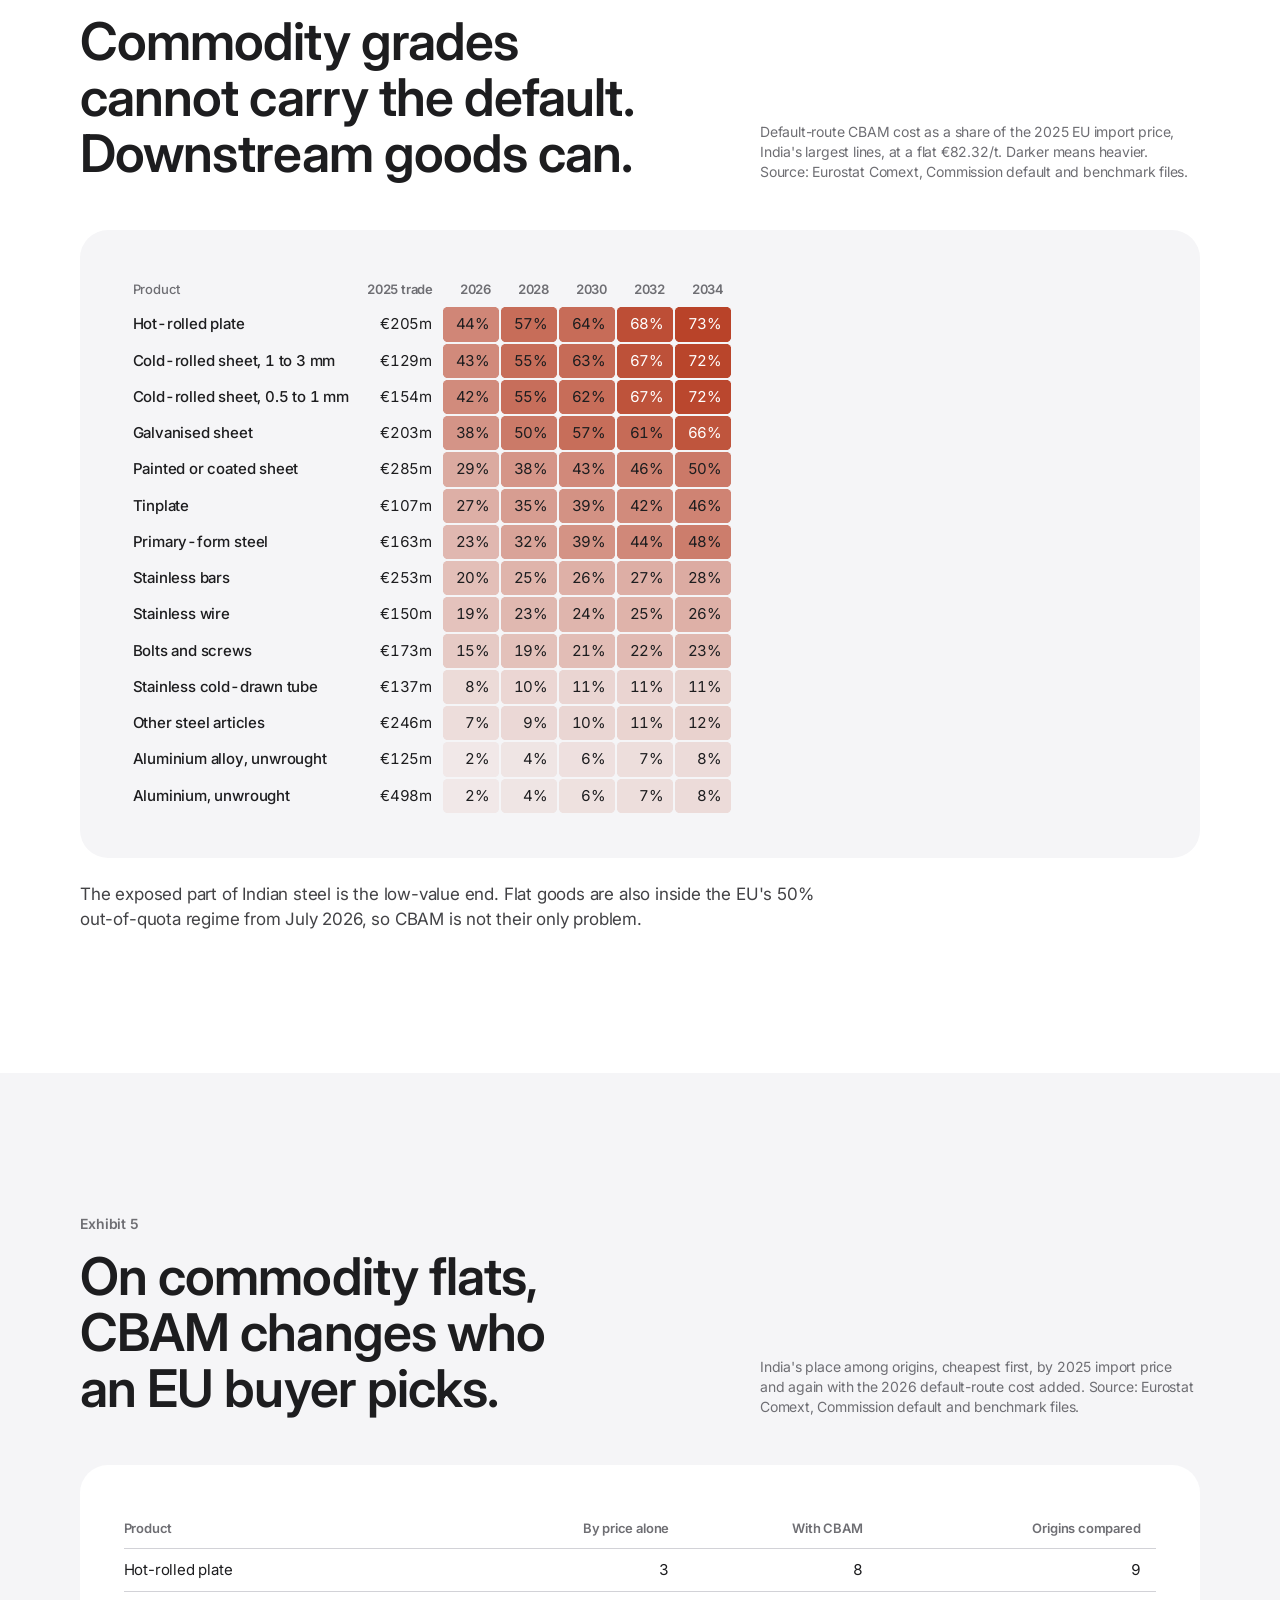
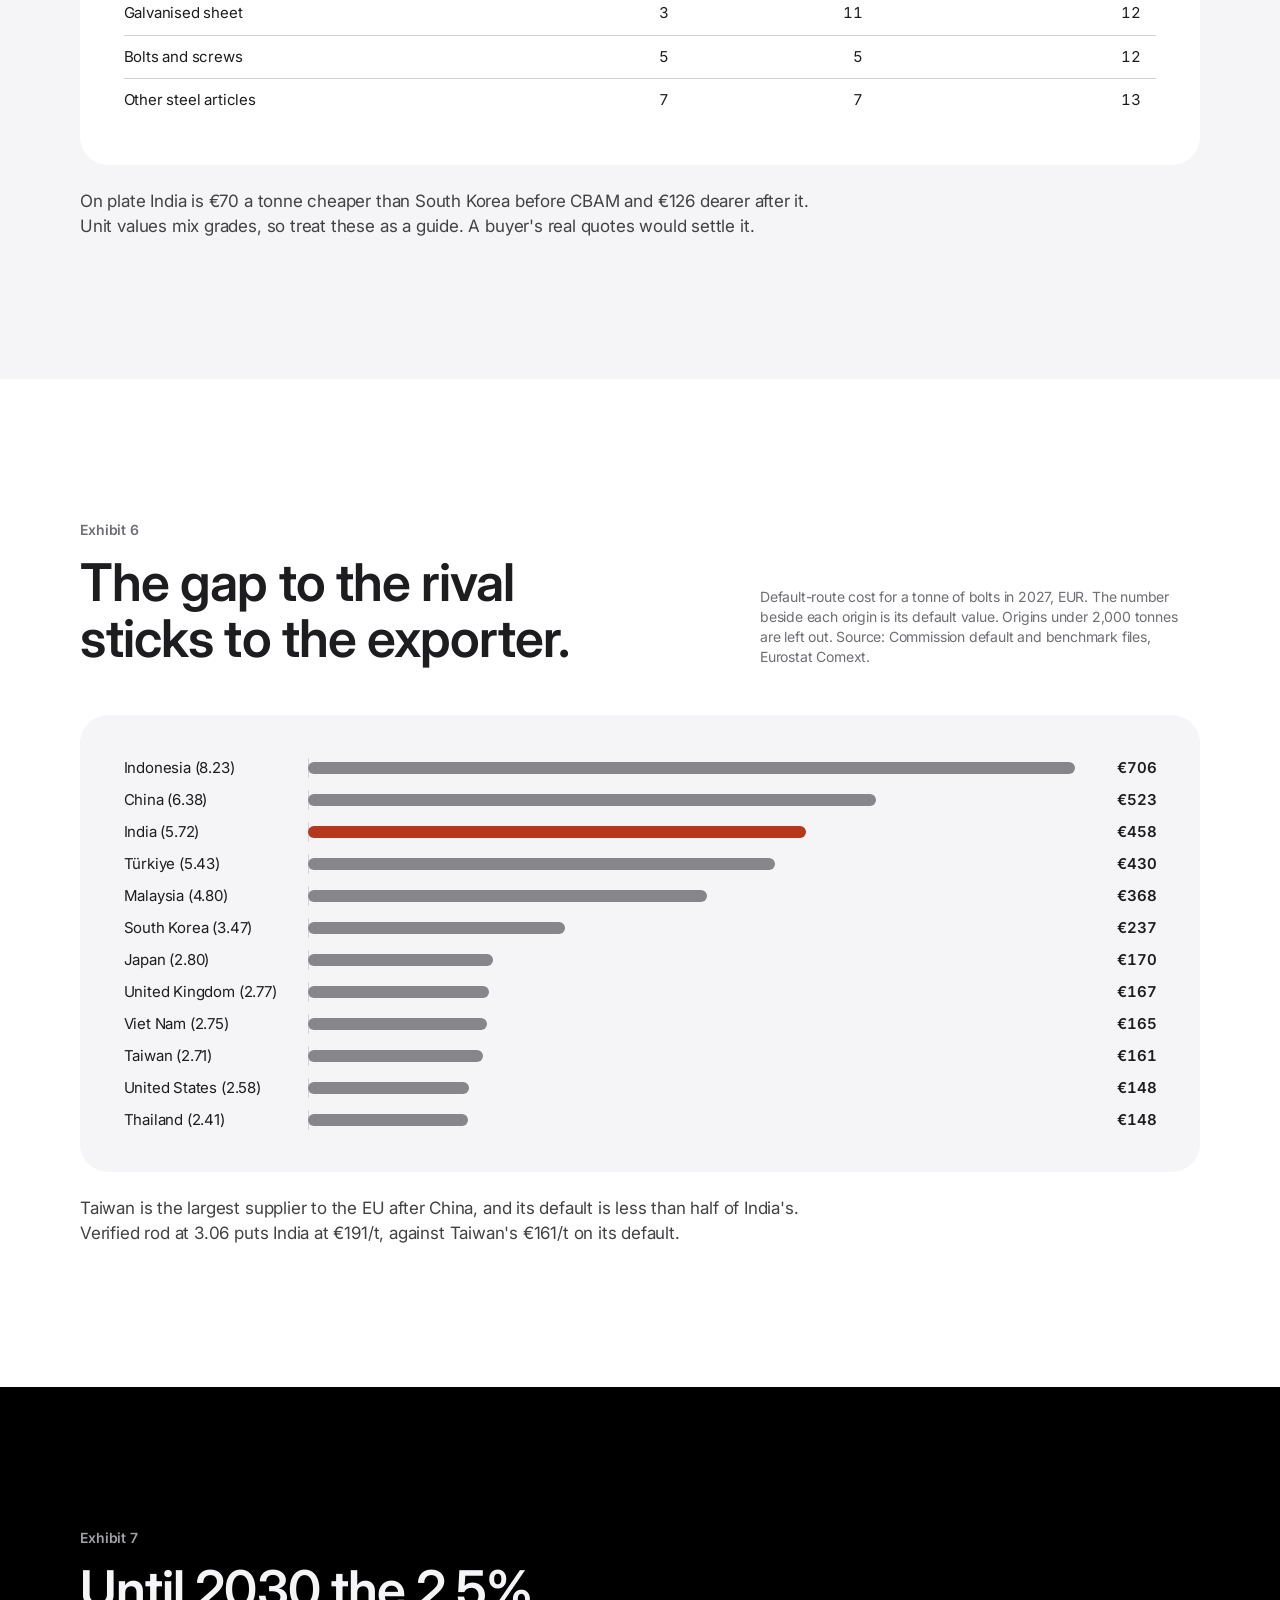
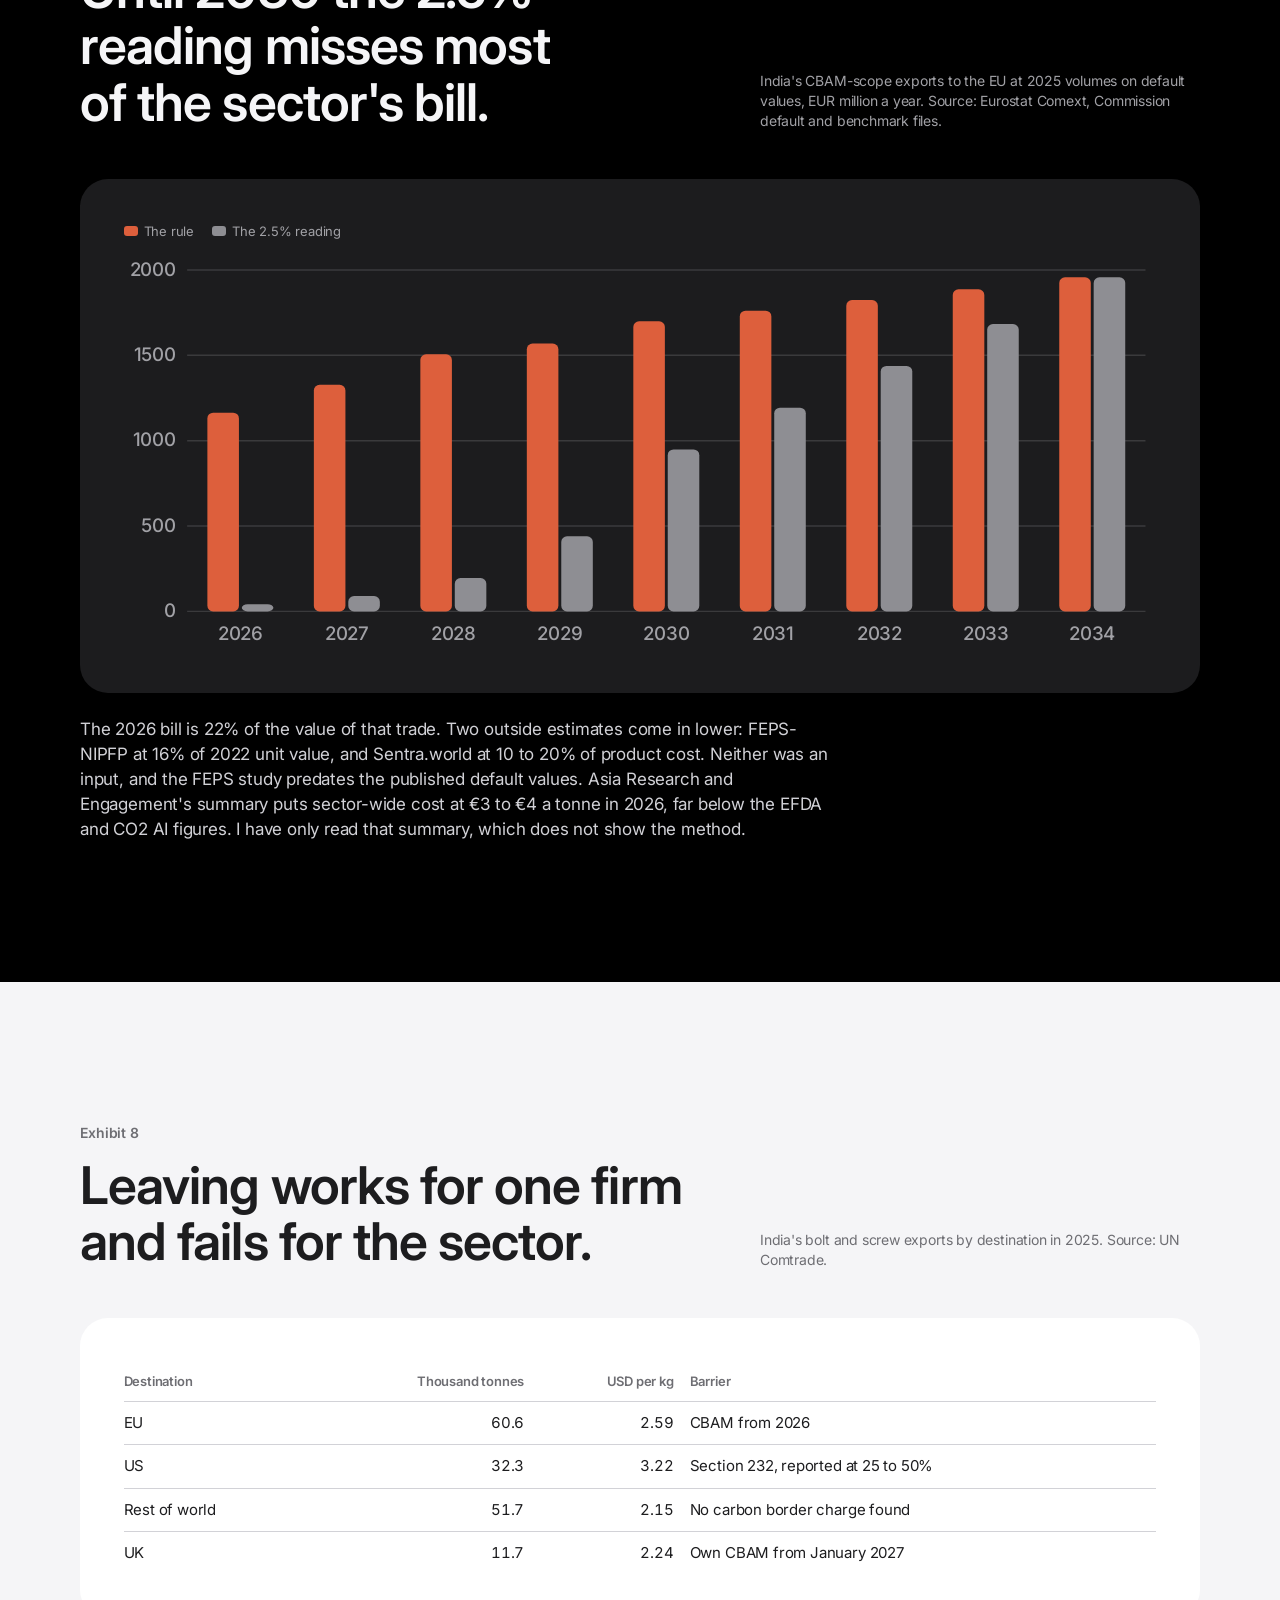
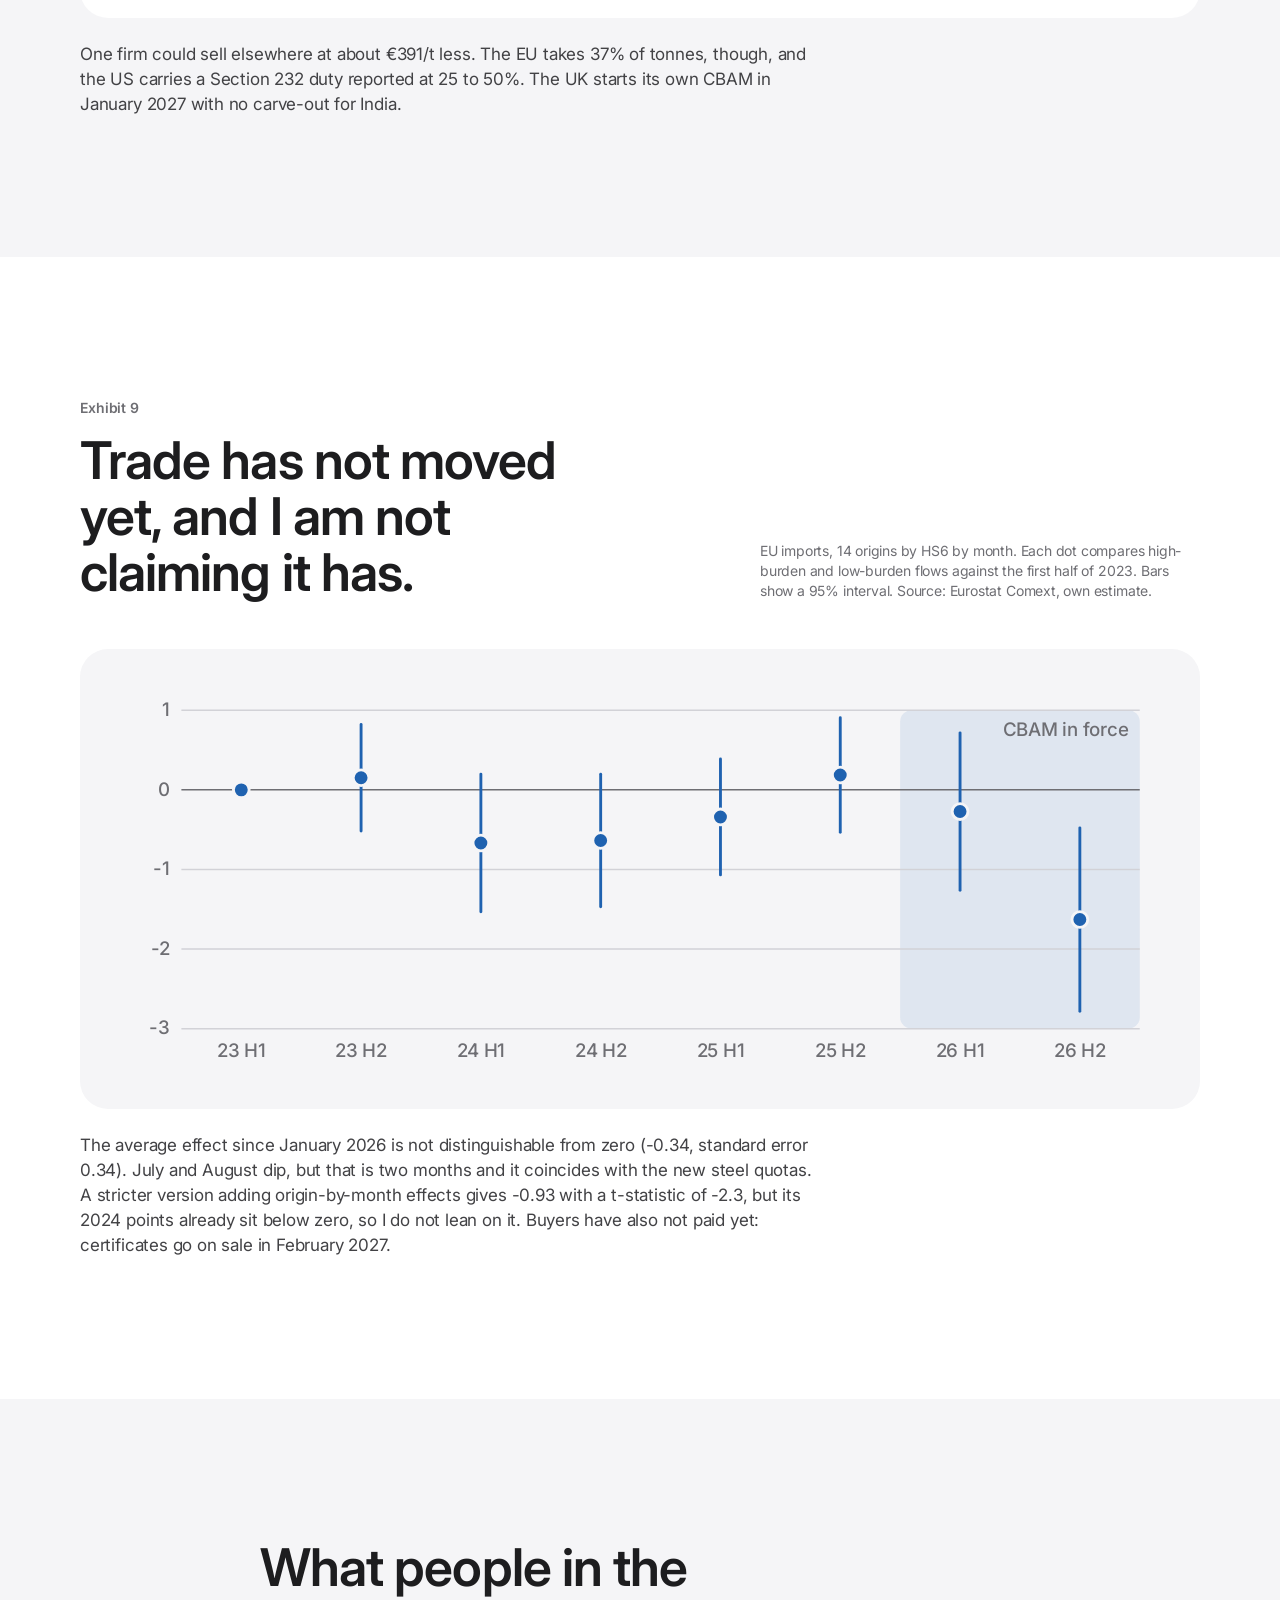
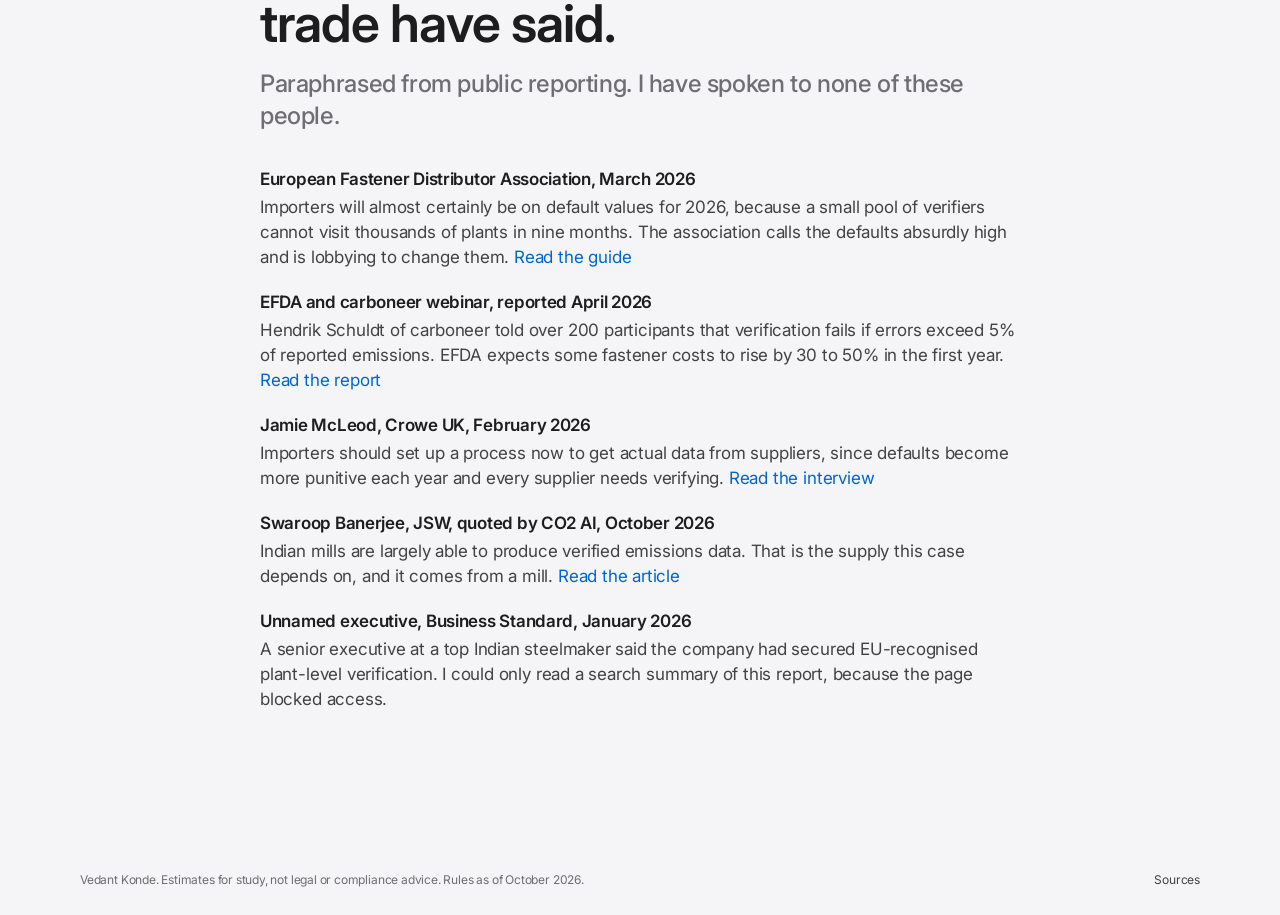
<file: site/evidence.html>
<!doctype html>
<html lang="en">
<head>
<meta charset="utf-8">
<meta name="viewport" content="width=device-width, initial-scale=1">
<title>CBAM Case Evidence</title>
<meta name="description" content="The evidence behind the CBAM case: outside checks, Indian plant data, product exposure, trade data and what people in the trade have said.">
<meta name="theme-color" content="#000000">
<script>document.documentElement.classList.add("js")</script>
<link rel="preconnect" href="https://fonts.googleapis.com">
<link rel="preconnect" href="https://fonts.gstatic.com" crossorigin>
<link href="https://fonts.googleapis.com/css2?family=Inter:wght@400;500;600;700&display=swap" rel="stylesheet">
<link rel="stylesheet" href="styles.css?v=18">
</head>
<body data-page="evidence">
<a class="skip" href="#checks">Skip to the first exhibit</a>
<header class="nav">
  <div class="nav-in">
    <a class="brand" href="index.html">CBAM Exposure Case</a>
    <button class="menu-btn" id="menu" type="button" aria-expanded="false" aria-controls="links">Menu</button>
    <nav id="links" aria-label="Pages">
      <a href="index.html">The case</a>
      <a href="learn.html">How CBAM works</a>
      <a href="evidence.html" aria-current="page">Evidence</a>
      <a href="method.html">How I worked</a>
      <a href="sources.html">Sources</a>
      <a href="https://github.com/Vedantk910/cbam-exposure-case">Code</a>
      <a class="pill" href="tool.html">Open the tool</a>
    </nav>
  </div>
</header>

<main>
<p class="status" id="status" role="status">Loading the figures.</p>

<section class="chapter dark page-head center">
  <div class="wrap narrow">
    <h1 class="reveal">The evidence.</h1>
    <p class="intro reveal" style="--d:1">Each heading states a finding, and the exhibit under it shows the numbers. Where the evidence is weak or runs against the case, the text says so.</p>
  </div>
</section>

<section class="chapter" id="checks">
  <div class="wrap">
    <div class="ex-head">
      <h2 class="sm reveal">Practitioners publish the same arithmetic.</h2>
      <p class="note reveal">Default-route cost per tonne of fasteners in 2026. The European Fastener Distributor Association's March 2026 guide prices at €80. The Crowe UK interview gives rough figures at €90. Source: EFDA, Fastener + Fixing Magazine, model.</p>
    </div>
    <div class="card scrollx reveal" tabindex="0" role="region" aria-label="Published figures against the model"><table class="plain" id="checkTable"></table></div>
    <p class="so reveal">Seven EFDA examples match to within 5 cents, and Crowe's rough figures fall within 10%. The Indian line needs a closer look. EFDA applies the carbon-steel benchmark of 1.364 to CN 7318 15 62, while the Commission's benchmark file describes that line as stainless and gives 1.154. EFDA uses 1.154 on a comparable Chinese stainless line. This case uses carbon-steel bolts throughout, so the base numbers do not depend on the answer, but I would raise it with EFDA.</p>
  </div>
</section>

<section class="chapter alt" id="mills">
  <div class="wrap">
    <div class="ex-head">
      <h2 class="sm reveal">Every plant in India's draft schedule sits below the point where low-carbon rod takes over.</h2>
      <p class="note reveal">FY 2023-24 baselines from India's draft carbon market schedule, plus 0.1 for rolling into rod, tCO₂e per tonne. The left line marks where low-carbon rod beats verified rod. The right line is the marked-up default from 2028. Source: CarbonNeeti summary of draft G.S.R. 517(E), model.</p>
    </div>
    <div class="card scrollx reveal" tabindex="0" role="region" aria-label="Plant intensities"><table class="plain mills" id="millTable"></table></div>
    <p class="so reveal">This replaced my first estimate of 2.6, which turned out to be too kind: the median plant is <span data-v="millMedian"></span>. The base case now uses <span data-v="sMill"></span>, and the hit from verified rod rose as a result. These are draft figures for crude steel, read from a consultancy's summary, and they are not verified CBAM values. Small re-rolling mills are missing, and many Indian fastener makers may buy from them.</p>
  </div>
</section>

<section class="chapter">
  <div class="wrap">
    <div class="ex-head">
      <h2 class="sm reveal">Commodity grades cannot carry the default. Downstream goods can.</h2>
      <p class="note reveal">Default-route CBAM cost as a share of the 2025 EU import price, India's largest lines, at a flat <span data-v="priceBase"></span>/t. Darker means heavier. Source: Eurostat Comext, Commission default and benchmark files.</p>
    </div>
    <div class="card scrollx reveal" tabindex="0" role="region" aria-label="Cost as a share of value by product and year"><table class="heat" id="heat"></table></div>
    <p class="so reveal">The exposed part of Indian steel is the low-value end. Flat goods are also inside the EU's 50% out-of-quota regime from July 2026, so CBAM is not their only problem.</p>
  </div>
</section>

<section class="chapter alt">
  <div class="wrap">
    <div class="ex-head">
      <h2 class="sm reveal">On commodity flats, CBAM changes who an EU buyer picks.</h2>
      <p class="note reveal">India's place among origins, cheapest first, by 2025 import price and again with the 2026 default-route cost added. Source: Eurostat Comext, Commission default and benchmark files.</p>
    </div>
    <div class="card scrollx reveal" tabindex="0" role="region" aria-label="India's rank before and after CBAM"><table class="plain" id="rankTable"></table></div>
    <p class="so reveal">On plate India is <span data-v="koreaBefore"></span> a tonne cheaper than South Korea before CBAM and <span data-v="koreaAfter"></span> dearer after it. Unit values mix grades, so treat these as a guide. A buyer's real quotes would settle it.</p>
  </div>
</section>

<section class="chapter">
  <div class="wrap">
    <div class="ex-head">
      <h2 class="sm reveal">The gap to the rival sticks to the exporter.</h2>
      <p class="note reveal">Default-route cost for a tonne of bolts in 2027, EUR. The number beside each origin is its default value. Origins under 2,000 tonnes are left out. Source: Commission default and benchmark files, Eurostat Comext.</p>
    </div>
    <div class="card reveal"><div id="originBars" class="hbars grow"></div></div>
    <p class="so reveal">Taiwan is the largest supplier to the EU after China, and its default is less than half of India's. Verified rod at <span data-v="sMill"></span> puts India at <span data-v="millCost"></span>/t, against Taiwan's <span data-v="twCost"></span>/t on its default.</p>
  </div>
</section>

<section class="chapter dark">
  <div class="wrap">
    <div class="ex-head">
      <h2 class="sm reveal">Until 2030 the 2.5% reading misses most of the sector's bill.</h2>
      <p class="note reveal">India's CBAM-scope exports to the EU at 2025 volumes on default values, EUR million a year. Source: Eurostat Comext, Commission default and benchmark files.</p>
    </div>
    <div class="card reveal"><div class="legend" id="sectorLegend" style="margin-top:0"></div><div class="chart" id="sectorChart"></div></div>
    <p class="so reveal">The 2026 bill is <span data-v="sectorPct"></span> of the value of that trade. Two outside estimates come in lower: FEPS-NIPFP at 16% of 2022 unit value, and Sentra.world at 10 to 20% of product cost. Neither was an input, and the FEPS study predates the published default values. Asia Research and Engagement's summary puts sector-wide cost at €3 to €4 a tonne in 2026, far below the EFDA and CO2 AI figures. I have only read that summary, which does not show the method.</p>
  </div>
</section>

<section class="chapter alt">
  <div class="wrap">
    <div class="ex-head">
      <h2 class="sm reveal">Leaving works for one firm and fails for the sector.</h2>
      <p class="note reveal">India's bolt and screw exports by destination in 2025. Source: UN Comtrade.</p>
    </div>
    <div class="card scrollx reveal" tabindex="0" role="region" aria-label="Exports by destination"><table class="plain" id="markets"></table></div>
    <p class="so reveal">One firm could sell elsewhere at about <span data-v="divertLoss"></span>/t less. The EU takes <span data-v="euShare"></span> of tonnes, though, and the US carries a Section 232 duty reported at 25 to 50%. The UK starts its own CBAM in January 2027 with no carve-out for India.</p>
  </div>
</section>

<section class="chapter">
  <div class="wrap">
    <div class="ex-head">
      <h2 class="sm reveal">Trade has not moved yet, and I am not claiming it has.</h2>
      <p class="note reveal">EU imports, 14 origins by HS6 by month. Each dot compares high-burden and low-burden flows against the first half of 2023. Bars show a 95% interval. Source: Eurostat Comext, own estimate.</p>
    </div>
    <div class="card reveal"><div class="chart" id="eventChart"></div></div>
    <p class="so reveal">The average effect since January 2026 is not distinguishable from zero (<span data-v="beta"></span>, standard error <span data-v="betaSe"></span>). July and August dip, but that is two months and it coincides with the new steel quotas. A stricter version adding origin-by-month effects gives <span data-v="betaOm"></span> with a t-statistic of <span data-v="betaOmT"></span>, but its 2024 points already sit below zero, so I do not lean on it. Buyers have also not paid yet: certificates go on sale in February 2027.</p>
  </div>
</section>

<section class="chapter alt">
  <div class="wrap narrow">
    <h2 class="sm reveal">What people in the trade have said.</h2>
    <p class="intro reveal">Paraphrased from public reporting. I have spoken to none of these people.</p>
    <dl class="voices">
      <div class="reveal"><dt>European Fastener Distributor Association, March 2026</dt><dd>Importers will almost certainly be on default values for 2026, because a small pool of verifiers cannot visit thousands of plants in nine months. The association calls the defaults absurdly high and is lobbying to change them. <a href="https://www.nfda-fastener.org/assets/docs/EFDA-CBAMcostscalculationin2026.pdf">Read the guide</a></dd></div>
      <div class="reveal"><dt>EFDA and carboneer webinar, reported April 2026</dt><dd>Hendrik Schuldt of carboneer told over 200 participants that verification fails if errors exceed 5% of reported emissions. EFDA expects some fastener costs to rise by 30 to 50% in the first year. <a href="https://fastenerandfixing.com/insight/european-fastener-distribution-in-difficult-cbam-waters/">Read the report</a></dd></div>
      <div class="reveal"><dt>Jamie McLeod, Crowe UK, February 2026</dt><dd>Importers should set up a process now to get actual data from suppliers, since defaults become more punitive each year and every supplier needs verifying. <a href="https://fastenerandfixing.com/insight/the-new-reality-of-cbam/">Read the interview</a></dd></div>
      <div class="reveal"><dt>Swaroop Banerjee, JSW, quoted by CO2 AI, October 2026</dt><dd>Indian mills are largely able to produce verified emissions data. That is the supply this case depends on, and it comes from a mill. <a href="https://co2ai.com/insights/cbam-and-indian-steel-the-market-is-already-deciding-winners-and-losers">Read the article</a></dd></div>
      <div class="reveal"><dt>Unnamed executive, Business Standard, January 2026</dt><dd>A senior executive at a top Indian steelmaker said the company had secured EU-recognised plant-level verification. I could only read a search summary of this report, because the page blocked access.</dd></div>
    </dl>
  </div>
</section>
</main>

<footer><div class="wrap"><span>Vedant Konde. Estimates for study, not legal or compliance advice. Rules as of October 2026.</span><span><a href="sources.html">Sources</a></span></div></footer>
<div class="tip" id="tip" role="status" hidden></div>
<script src="engine.js?v=18"></script>
<script src="app.js?v=18"></script>
</body>
</html>
</file>
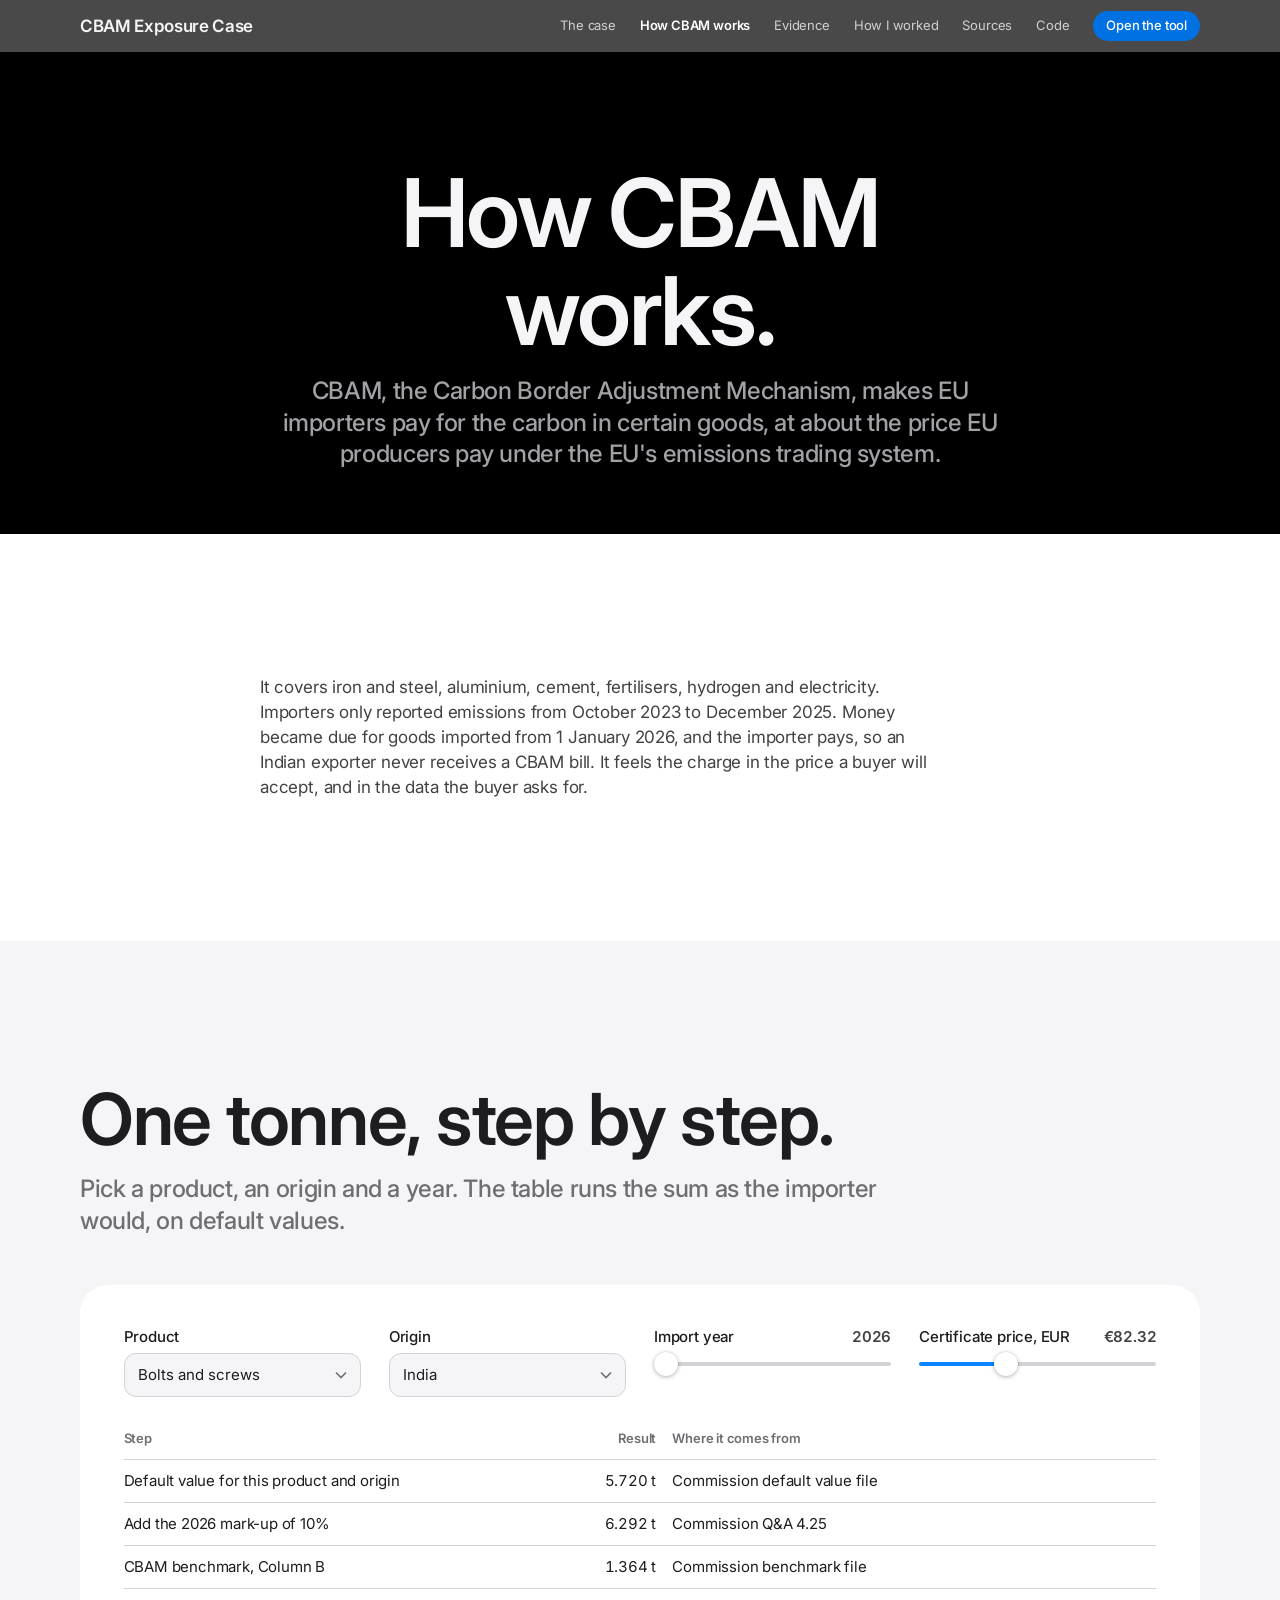
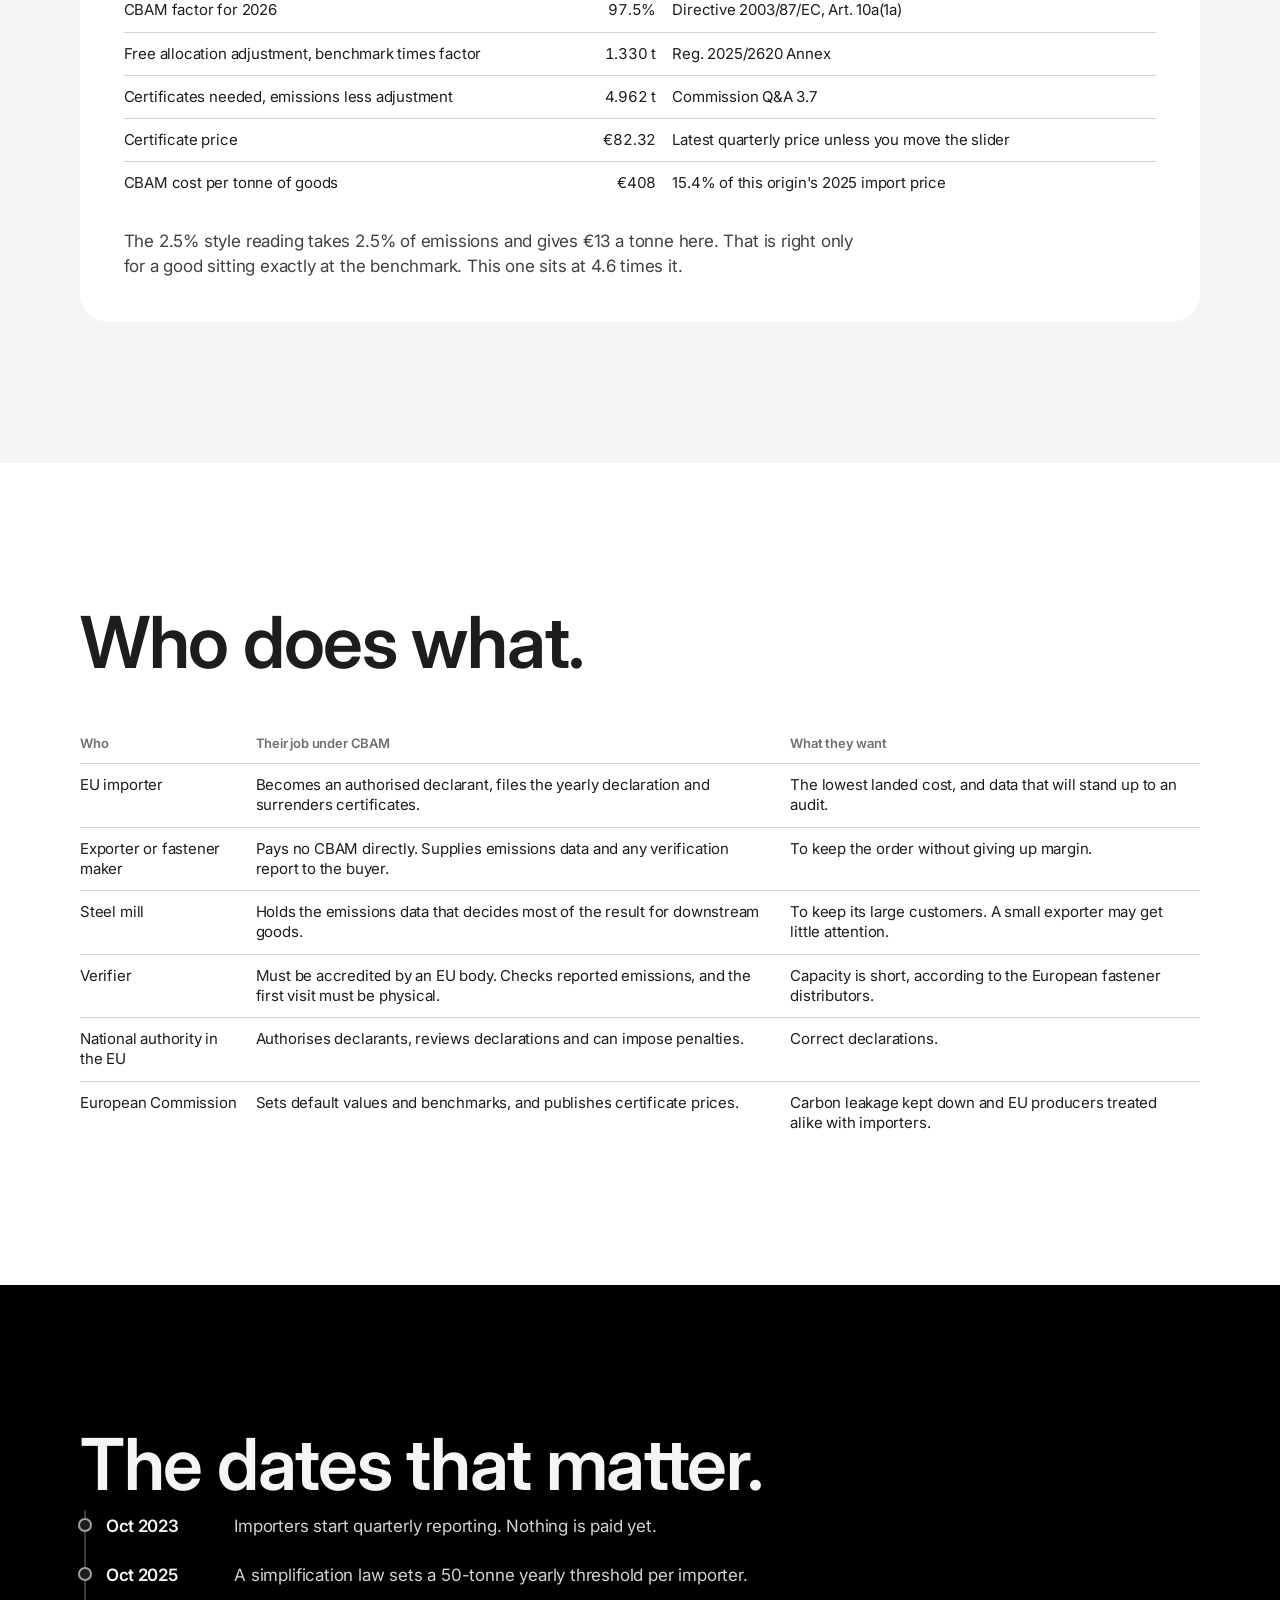
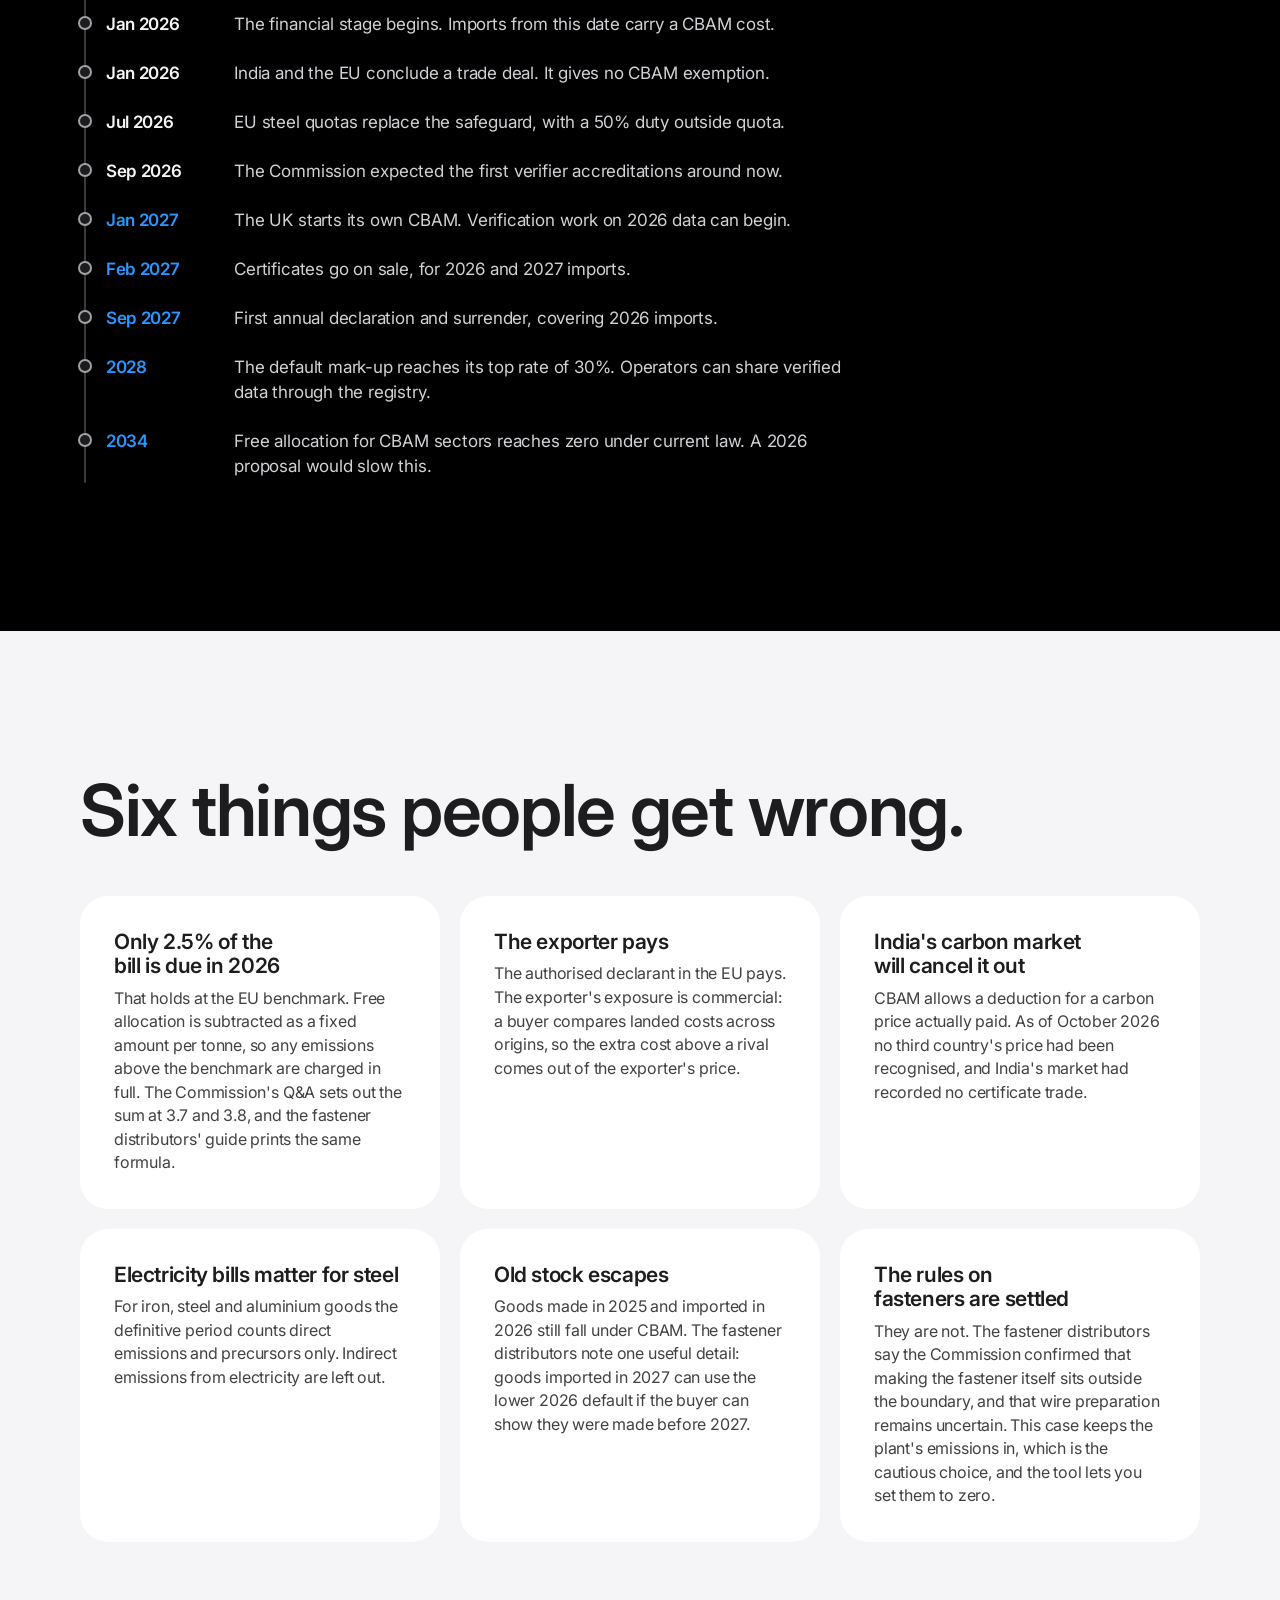
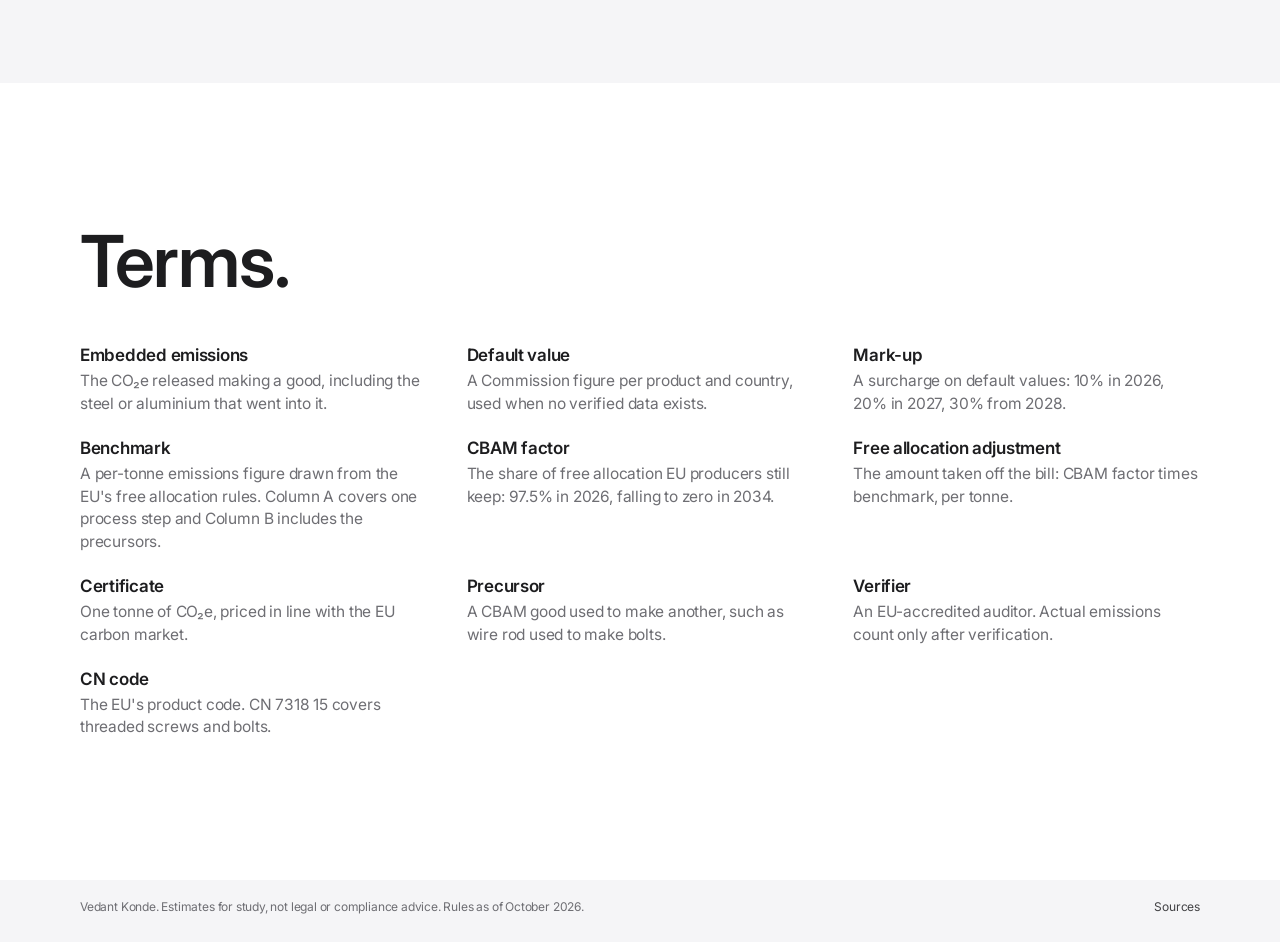
<file: site/learn.html>
<!doctype html>
<html lang="en">
<head>
<meta charset="utf-8">
<meta name="viewport" content="width=device-width, initial-scale=1">
<title>How CBAM Works</title>
<meta name="description" content="The EU carbon border charge explained: one tonne worked through step by step, who does what, the dates and the terms.">
<meta name="theme-color" content="#000000">
<script>document.documentElement.classList.add("js")</script>
<link rel="preconnect" href="https://fonts.googleapis.com">
<link rel="preconnect" href="https://fonts.gstatic.com" crossorigin>
<link href="https://fonts.googleapis.com/css2?family=Inter:wght@400;500;600;700&display=swap" rel="stylesheet">
<link rel="stylesheet" href="styles.css?v=18">
</head>
<body data-page="learn">
<a class="skip" href="#what">Skip to the content</a>
<header class="nav">
  <div class="nav-in">
    <a class="brand" href="index.html">CBAM Exposure Case</a>
    <button class="menu-btn" id="menu" type="button" aria-expanded="false" aria-controls="links">Menu</button>
    <nav id="links" aria-label="Pages">
      <a href="index.html">The case</a>
      <a href="learn.html" aria-current="page">How CBAM works</a>
      <a href="evidence.html">Evidence</a>
      <a href="method.html">How I worked</a>
      <a href="sources.html">Sources</a>
      <a href="https://github.com/Vedantk910/cbam-exposure-case">Code</a>
      <a class="pill" href="tool.html">Open the tool</a>
    </nav>
  </div>
</header>

<main>
<p class="status" id="status" role="status">Loading the figures.</p>

<section class="chapter page-head center dark" id="what">
  <div class="wrap narrow">
    <h1 class="reveal">How CBAM works.</h1>
    <p class="intro reveal" style="--d:1">CBAM, the Carbon Border Adjustment Mechanism, makes EU importers pay for the carbon in certain goods, at about the price EU producers pay under the EU's emissions trading system.</p>
  </div>
</section>

<section class="chapter">
  <div class="wrap narrow">
    <p class="body reveal">It covers iron and steel, aluminium, cement, fertilisers, hydrogen and electricity. Importers only reported emissions from October 2023 to December 2025. Money became due for goods imported from 1 January 2026, and the importer pays, so an Indian exporter never receives a CBAM bill. It feels the charge in the price a buyer will accept, and in the data the buyer asks for.</p>
  </div>
</section>

<section class="chapter alt">
  <div class="wrap">
    <h2 class="reveal">One tonne, step by step.</h2>
    <p class="intro reveal">Pick a product, an origin and a year. The table runs the sum as the importer would, on default values.</p>
    <div class="card reveal">
      <div class="pick" style="margin-top:0">
        <div class="ctl"><label for="l_product">Product</label><select id="l_product"></select></div>
        <div class="ctl"><label for="l_origin">Origin</label><select id="l_origin"></select></div>
        <div class="ctl"><label for="l_year">Import year <output id="l_yearOut"></output></label><input id="l_year" type="range" min="0" max="8" step="1" value="0"></div>
        <div class="ctl"><label for="l_price">Certificate price, EUR <output id="l_priceOut"></output></label><input id="l_price" type="range" min="40" max="160" step="1"></div>
      </div>
      <div class="scrollx" tabindex="0" role="region" aria-label="Worked steps"><table class="plain steps-table" id="l_steps"></table></div>
      <p class="so" id="l_note"></p>
    </div>
  </div>
</section>

<section class="chapter">
  <div class="wrap">
    <h2 class="reveal">Who does what.</h2>
    <div class="scrollx gap reveal" tabindex="0" role="region" aria-label="Roles"><table class="plain">
      <thead><tr><th>Who</th><th>Their job under CBAM</th><th>What they want</th></tr></thead>
      <tbody>
        <tr><td>EU importer</td><td>Becomes an authorised declarant, files the yearly declaration and surrenders certificates.</td><td>The lowest landed cost, and data that will stand up to an audit.</td></tr>
        <tr><td>Exporter or fastener maker</td><td>Pays no CBAM directly. Supplies emissions data and any verification report to the buyer.</td><td>To keep the order without giving up margin.</td></tr>
        <tr><td>Steel mill</td><td>Holds the emissions data that decides most of the result for downstream goods.</td><td>To keep its large customers. A small exporter may get little attention.</td></tr>
        <tr><td>Verifier</td><td>Must be accredited by an EU body. Checks reported emissions, and the first visit must be physical.</td><td>Capacity is short, according to the European fastener distributors.</td></tr>
        <tr><td>National authority in the EU</td><td>Authorises declarants, reviews declarations and can impose penalties.</td><td>Correct declarations.</td></tr>
        <tr><td>European Commission</td><td>Sets default values and benchmarks, and publishes certificate prices.</td><td>Carbon leakage kept down and EU producers treated alike with importers.</td></tr>
      </tbody>
    </table></div>
  </div>
</section>

<section class="chapter dark">
  <div class="wrap">
    <h2 class="reveal">The dates that matter.</h2>
    <ol class="timeline gap" id="timeline">
      <li><time>Oct 2023</time><span>Importers start quarterly reporting. Nothing is paid yet.</span></li>
      <li><time>Oct 2025</time><span>A simplification law sets a 50-tonne yearly threshold per importer.</span></li>
      <li><time>Jan 2026</time><span>The financial stage begins. Imports from this date carry a CBAM cost.</span></li>
      <li><time>Jan 2026</time><span>India and the EU conclude a trade deal. It gives no CBAM exemption.</span></li>
      <li><time>Jul 2026</time><span>EU steel quotas replace the safeguard, with a 50% duty outside quota.</span></li>
      <li><time>Sep 2026</time><span>The Commission expected the first verifier accreditations around now.</span></li>
      <li class="next"><time>Jan 2027</time><span>The UK starts its own CBAM. Verification work on 2026 data can begin.</span></li>
      <li class="next"><time>Feb 2027</time><span>Certificates go on sale, for 2026 and 2027 imports.</span></li>
      <li class="next"><time>Sep 2027</time><span>First annual declaration and surrender, covering 2026 imports.</span></li>
      <li class="next"><time>2028</time><span>The default mark-up reaches its top rate of 30%. Operators can share verified data through the registry.</span></li>
      <li class="next"><time>2034</time><span>Free allocation for CBAM sectors reaches zero under current law. A 2026 proposal would slow this.</span></li>
    </ol>
  </div>
</section>

<section class="chapter alt">
  <div class="wrap">
    <h2 class="reveal">Six things people get wrong.</h2>
    <div class="qa">
      <div class="card reveal"><h3>Only 2.5% of the bill is due in 2026</h3><p>That holds at the EU benchmark. Free allocation is subtracted as a fixed amount per tonne, so any emissions above the benchmark are charged in full. The Commission's Q&amp;A sets out the sum at 3.7 and 3.8, and the fastener distributors' guide prints the same formula.</p></div>
      <div class="card reveal" style="--d:1"><h3>The exporter pays</h3><p>The authorised declarant in the EU pays. The exporter's exposure is commercial: a buyer compares landed costs across origins, so the extra cost above a rival comes out of the exporter's price.</p></div>
      <div class="card reveal"><h3>India's carbon market will cancel it out</h3><p>CBAM allows a deduction for a carbon price actually paid. As of October 2026 no third country's price had been recognised, and India's market had recorded no certificate trade.</p></div>
      <div class="card reveal" style="--d:1"><h3>Electricity bills matter for steel</h3><p>For iron, steel and aluminium goods the definitive period counts direct emissions and precursors only. Indirect emissions from electricity are left out.</p></div>
      <div class="card reveal"><h3>Old stock escapes</h3><p>Goods made in 2025 and imported in 2026 still fall under CBAM. The fastener distributors note one useful detail: goods imported in 2027 can use the lower 2026 default if the buyer can show they were made before 2027.</p></div>
      <div class="card reveal" style="--d:1"><h3>The rules on fasteners are settled</h3><p>They are not. The fastener distributors say the Commission confirmed that making the fastener itself sits outside the boundary, and that wire preparation remains uncertain. This case keeps the plant's emissions in, which is the cautious choice, and the tool lets you set them to zero.</p></div>
    </div>
  </div>
</section>

<section class="chapter">
  <div class="wrap">
    <h2 class="reveal">Terms.</h2>
    <dl class="terms">
      <div><dt>Embedded emissions</dt><dd>The CO₂e released making a good, including the steel or aluminium that went into it.</dd></div>
      <div><dt>Default value</dt><dd>A Commission figure per product and country, used when no verified data exists.</dd></div>
      <div><dt>Mark-up</dt><dd>A surcharge on default values: 10% in 2026, 20% in 2027, 30% from 2028.</dd></div>
      <div><dt>Benchmark</dt><dd>A per-tonne emissions figure drawn from the EU's free allocation rules. Column A covers one process step and Column B includes the precursors.</dd></div>
      <div><dt>CBAM factor</dt><dd>The share of free allocation EU producers still keep: 97.5% in 2026, falling to zero in 2034.</dd></div>
      <div><dt>Free allocation adjustment</dt><dd>The amount taken off the bill: CBAM factor times benchmark, per tonne.</dd></div>
      <div><dt>Certificate</dt><dd>One tonne of CO₂e, priced in line with the EU carbon market.</dd></div>
      <div><dt>Precursor</dt><dd>A CBAM good used to make another, such as wire rod used to make bolts.</dd></div>
      <div><dt>Verifier</dt><dd>An EU-accredited auditor. Actual emissions count only after verification.</dd></div>
      <div><dt>CN code</dt><dd>The EU's product code. CN 7318 15 covers threaded screws and bolts.</dd></div>
    </dl>
  </div>
</section>
</main>

<footer><div class="wrap"><span>Vedant Konde. Estimates for study, not legal or compliance advice. Rules as of October 2026.</span><span><a href="sources.html">Sources</a></span></div></footer>
<div class="tip" id="tip" role="status" hidden></div>
<script src="engine.js?v=18"></script>
<script src="app.js?v=18"></script>
</body>
</html>
</file>
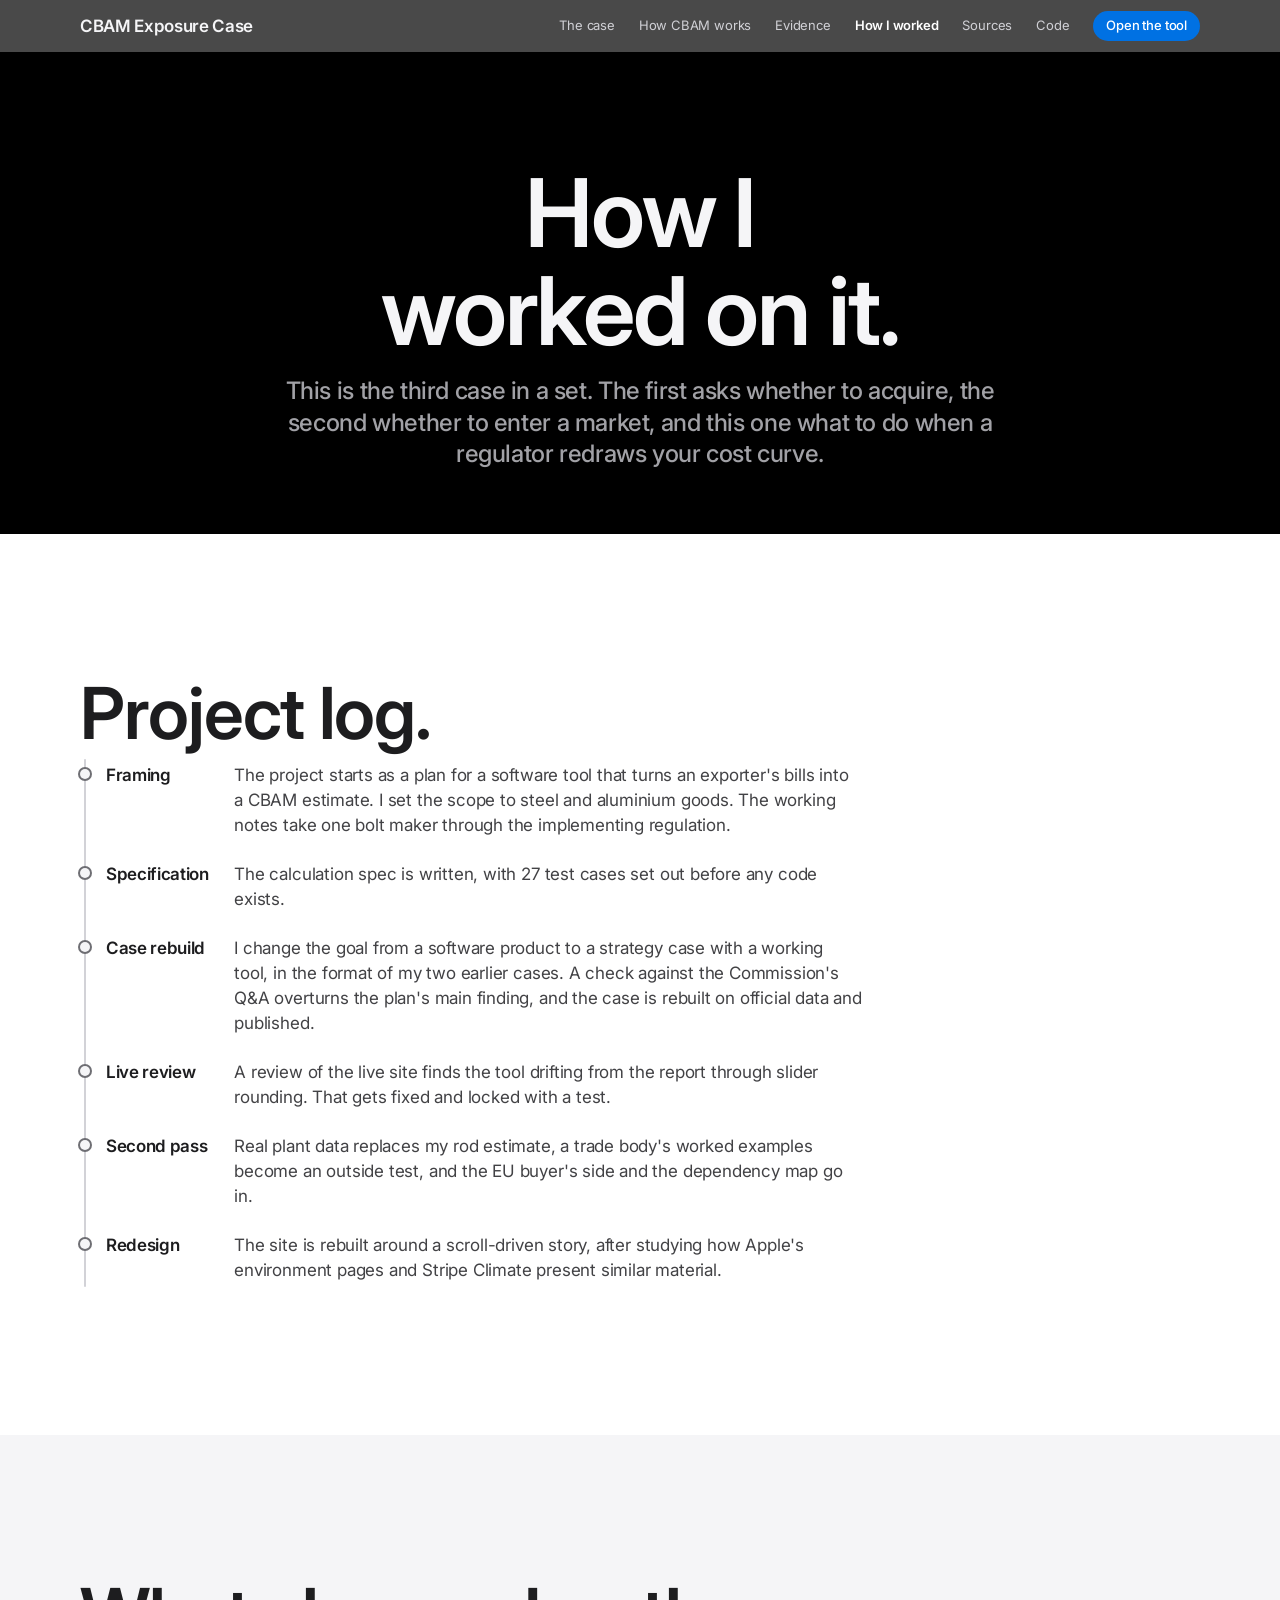
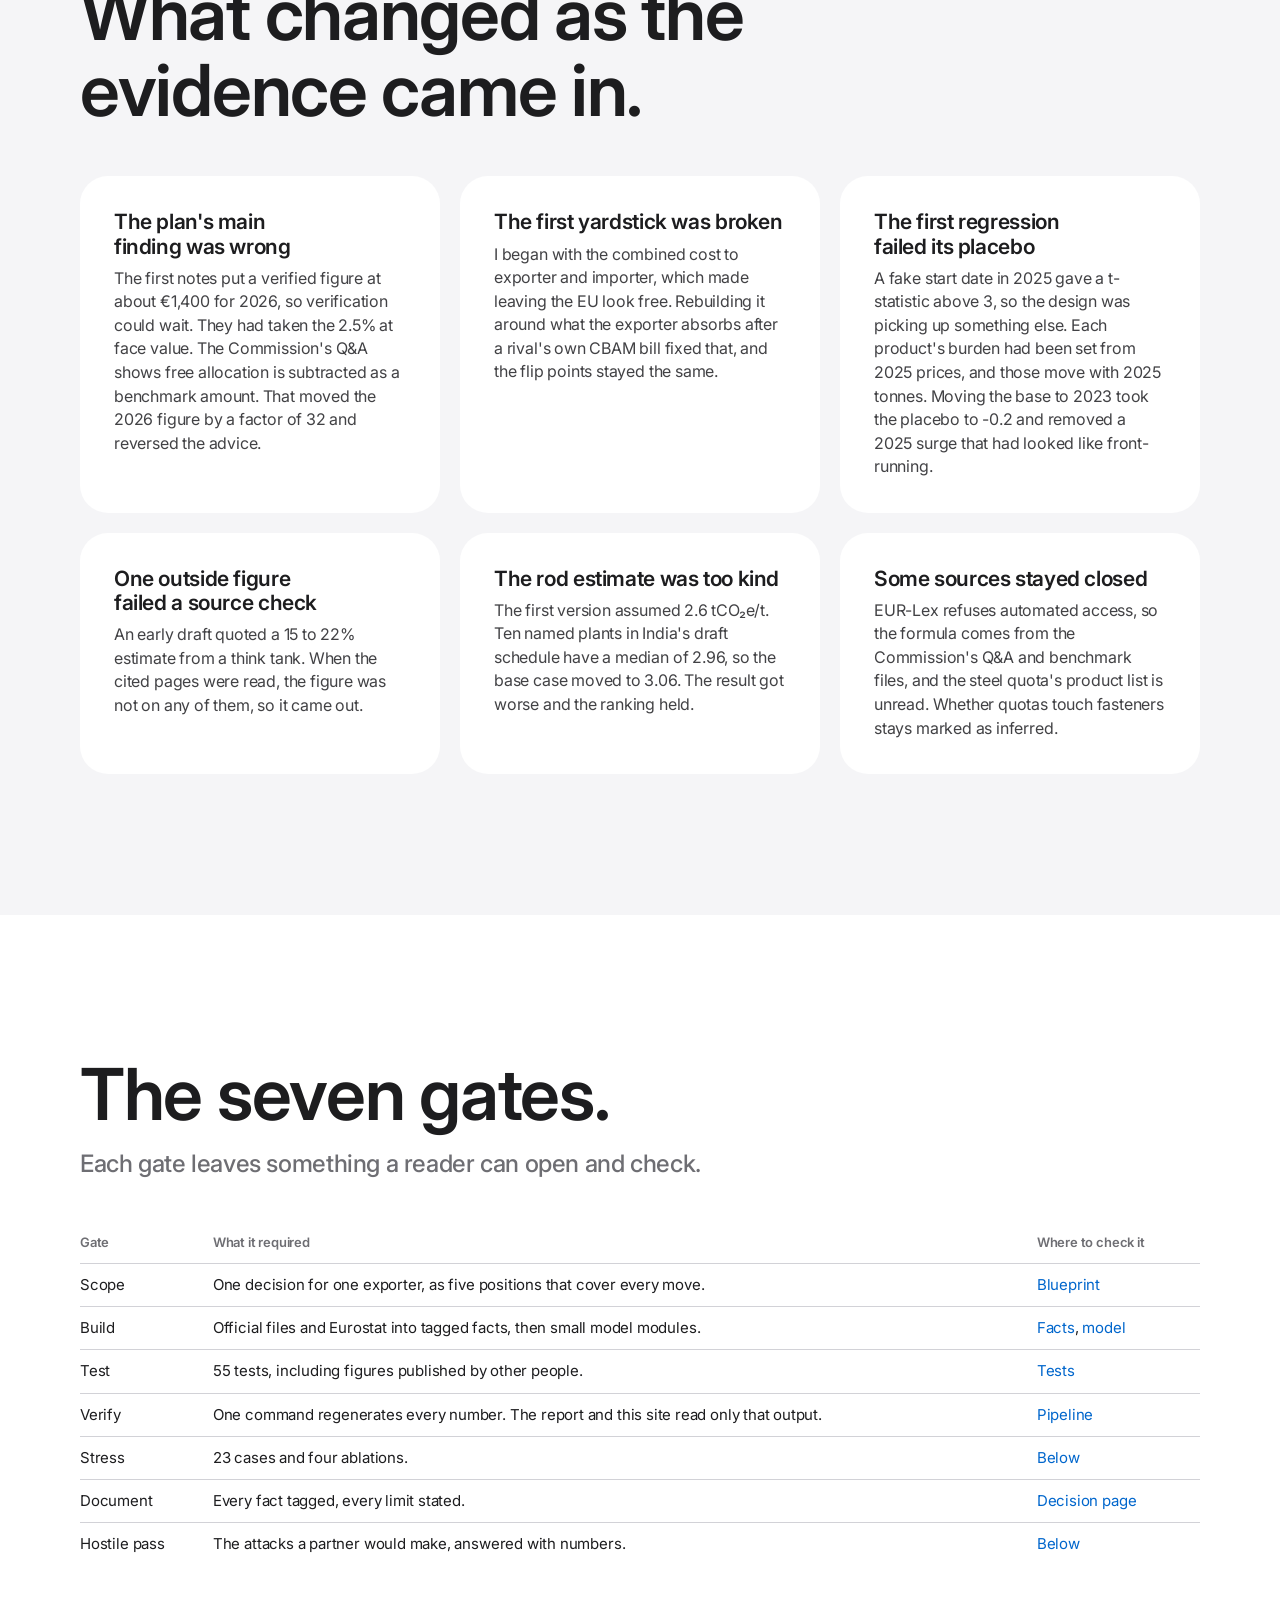
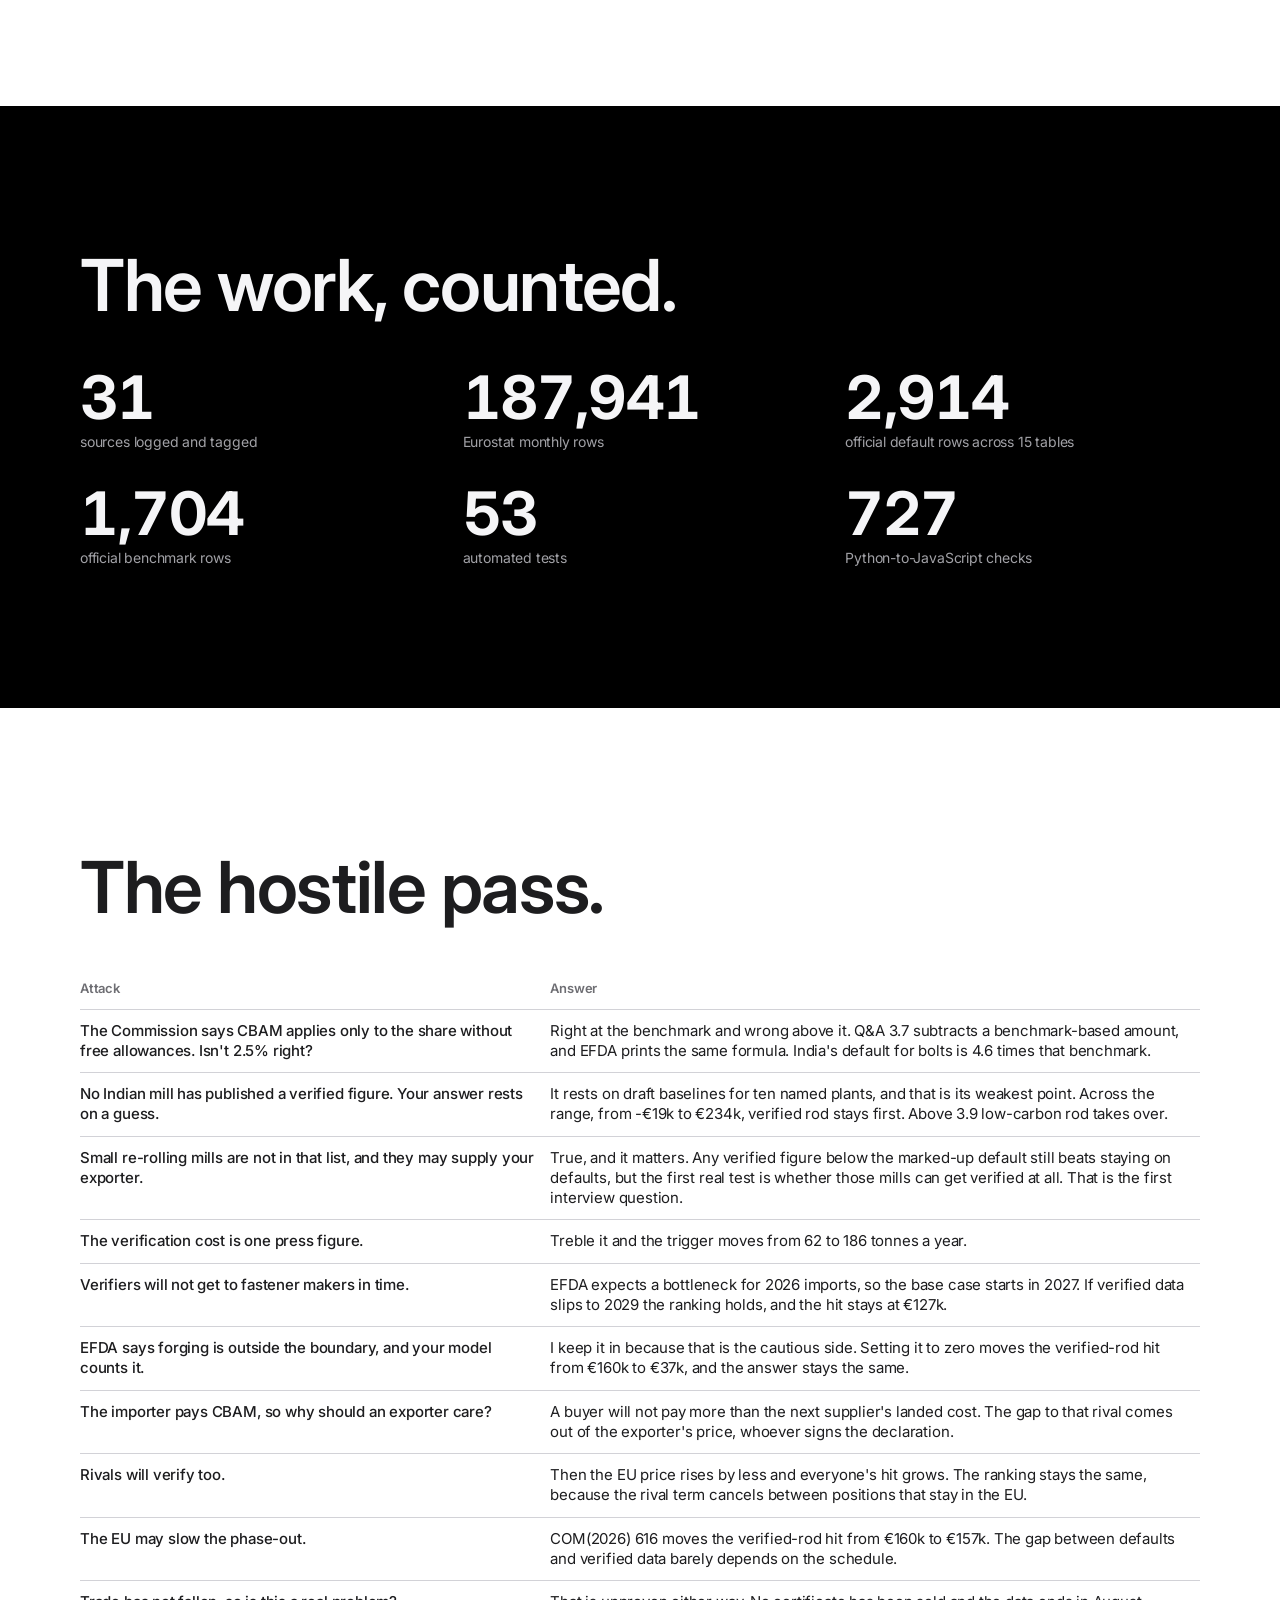
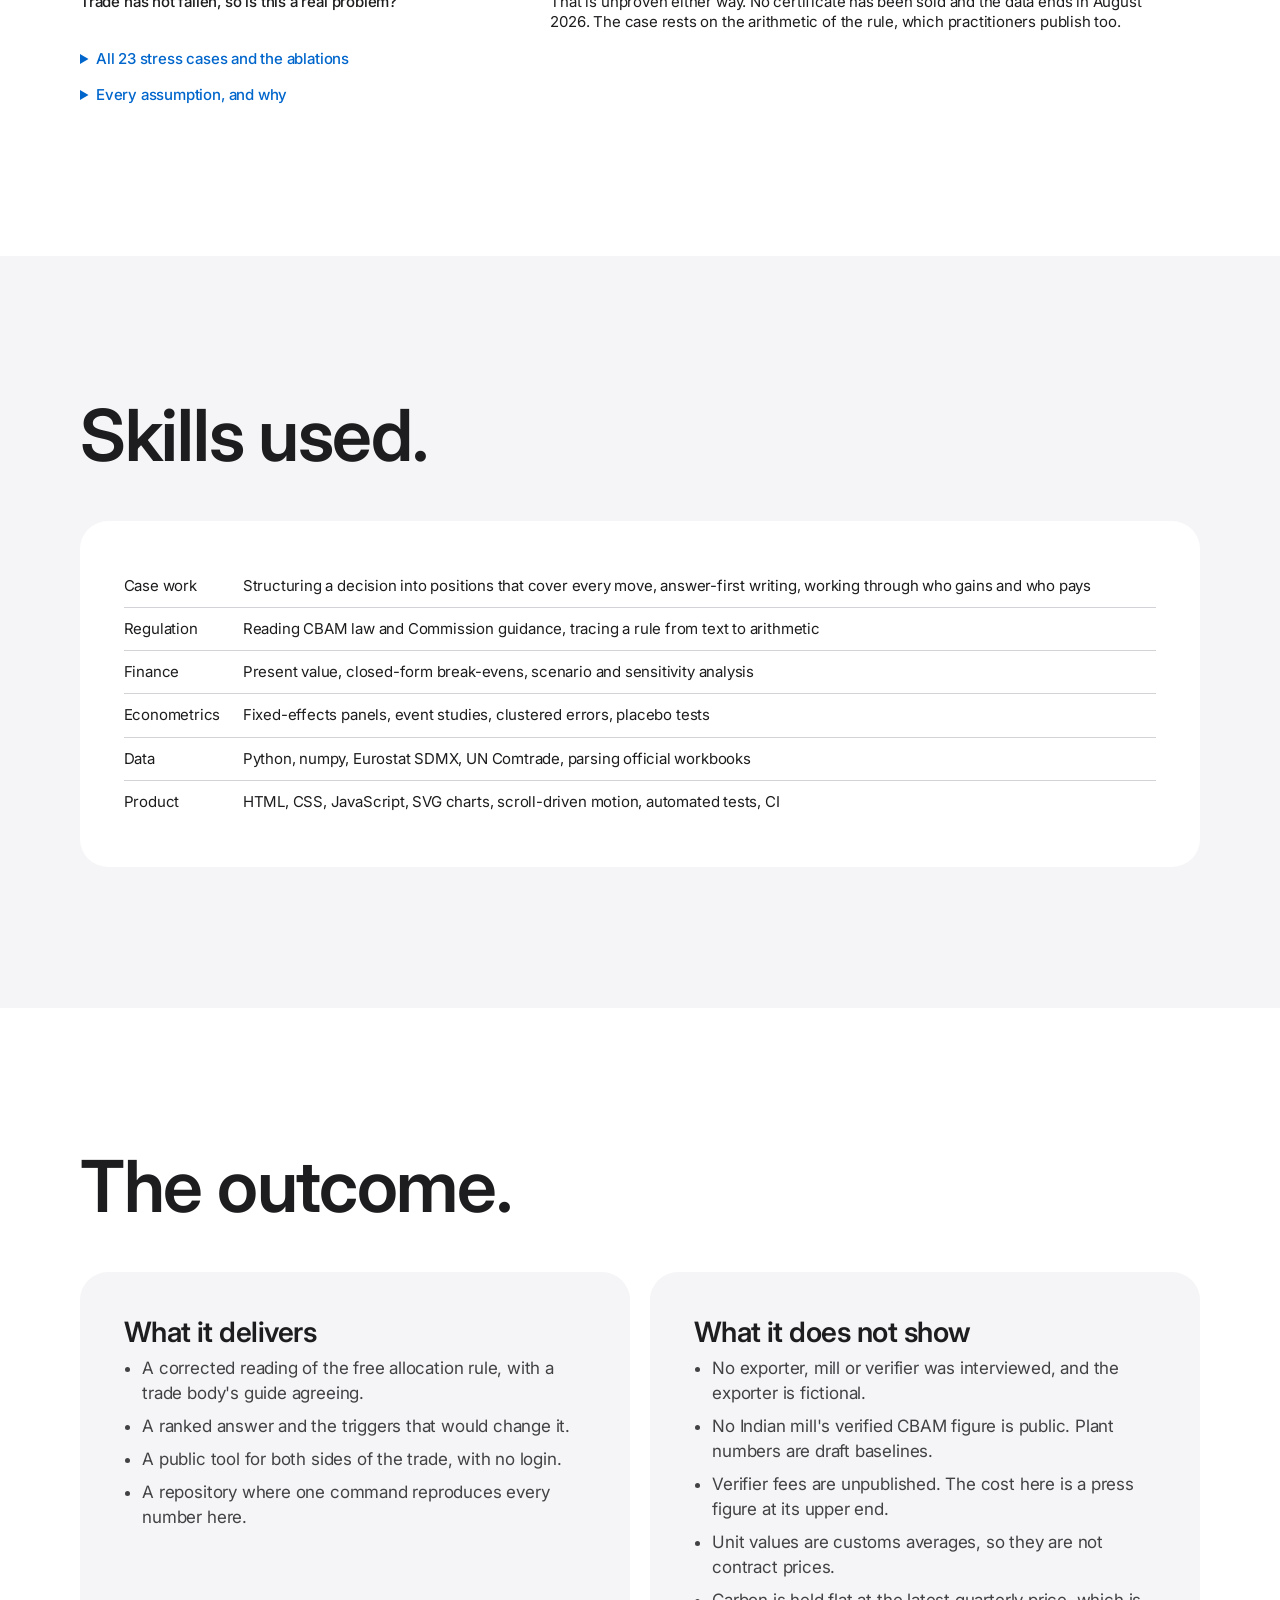
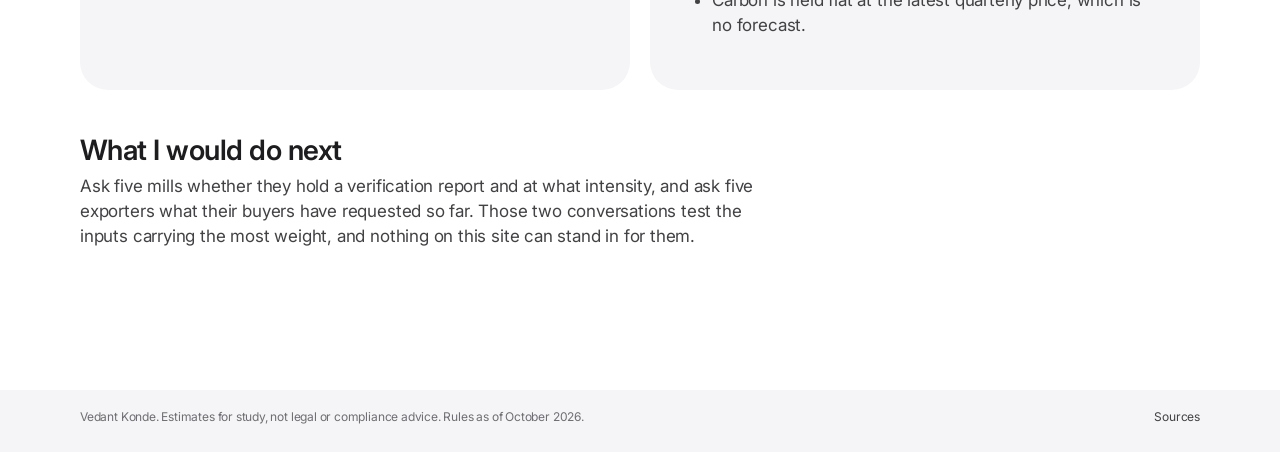
<file: site/method.html>
<!doctype html>
<html lang="en">
<head>
<meta charset="utf-8">
<meta name="viewport" content="width=device-width, initial-scale=1">
<title>How I Worked</title>
<meta name="description" content="The stages, decisions, mistakes, tests and attacks behind the CBAM case, and what it does not show.">
<meta name="theme-color" content="#000000">
<script>document.documentElement.classList.add("js")</script>
<link rel="preconnect" href="https://fonts.googleapis.com">
<link rel="preconnect" href="https://fonts.gstatic.com" crossorigin>
<link href="https://fonts.googleapis.com/css2?family=Inter:wght@400;500;600;700&display=swap" rel="stylesheet">
<link rel="stylesheet" href="styles.css?v=18">
</head>
<body data-page="method">
<a class="skip" href="#log">Skip to the project log</a>
<header class="nav">
  <div class="nav-in">
    <a class="brand" href="index.html">CBAM Exposure Case</a>
    <button class="menu-btn" id="menu" type="button" aria-expanded="false" aria-controls="links">Menu</button>
    <nav id="links" aria-label="Pages">
      <a href="index.html">The case</a>
      <a href="learn.html">How CBAM works</a>
      <a href="evidence.html">Evidence</a>
      <a href="method.html" aria-current="page">How I worked</a>
      <a href="sources.html">Sources</a>
      <a href="https://github.com/Vedantk910/cbam-exposure-case">Code</a>
      <a class="pill" href="tool.html">Open the tool</a>
    </nav>
  </div>
</header>

<main>
<p class="status" id="status" role="status">Loading the figures.</p>

<section class="chapter dark page-head center">
  <div class="wrap narrow">
    <h1 class="reveal">How I worked on it.</h1>
    <p class="intro reveal" style="--d:1">This is the third case in a set. The first asks whether to acquire, the second whether to enter a market, and this one what to do when a regulator redraws your cost curve.</p>
  </div>
</section>

<section class="chapter" id="log">
  <div class="wrap">
    <h2 class="reveal">Project log.</h2>
    <ol class="timeline log gap" id="timeline">
      <li><strong>Framing</strong><span>The project starts as a plan for a software tool that turns an exporter's bills into a CBAM estimate. I set the scope to steel and aluminium goods. The working notes take one bolt maker through the implementing regulation.</span></li>
      <li><strong>Specification</strong><span>The calculation spec is written, with 27 test cases set out before any code exists.</span></li>
      <li><strong>Case rebuild</strong><span>I change the goal from a software product to a strategy case with a working tool, in the format of my two earlier cases. A check against the Commission's Q&amp;A overturns the plan's main finding, and the case is rebuilt on official data and published.</span></li>
      <li><strong>Live review</strong><span>A review of the live site finds the tool drifting from the report through slider rounding. That gets fixed and locked with a test.</span></li>
      <li><strong>Second pass</strong><span>Real plant data replaces my rod estimate, a trade body's worked examples become an outside test, and the EU buyer's side and the dependency map go in.</span></li>
      <li><strong>Redesign</strong><span>The site is rebuilt around a scroll-driven story, after studying how Apple's environment pages and Stripe Climate present similar material.</span></li>
    </ol>
  </div>
</section>

<section class="chapter alt">
  <div class="wrap">
    <h2 class="reveal">What changed as the evidence came in.</h2>
    <div class="changes">
      <div class="card reveal"><h3>The plan's main finding was wrong</h3><p>The first notes put a verified figure at about €1,400 for 2026, so verification could wait. They had taken the 2.5% at face value. The Commission's Q&amp;A shows free allocation is subtracted as a benchmark amount. That moved the 2026 figure by a factor of <span data-v="ratio"></span> and reversed the advice.</p></div>
      <div class="card reveal" style="--d:1"><h3>The first yardstick was broken</h3><p>I began with the combined cost to exporter and importer, which made leaving the EU look free. Rebuilding it around what the exporter absorbs after a rival's own CBAM bill fixed that, and the flip points stayed the same.</p></div>
      <div class="card reveal"><h3>The first regression failed its placebo</h3><p>A fake start date in 2025 gave a t-statistic above 3, so the design was picking up something else. Each product's burden had been set from 2025 prices, and those move with 2025 tonnes. Moving the base to 2023 took the placebo to <span data-v="placeboT"></span> and removed a 2025 surge that had looked like front-running.</p></div>
      <div class="card reveal" style="--d:1"><h3>One outside figure failed a source check</h3><p>An early draft quoted a 15 to 22% estimate from a think tank. When the cited pages were read, the figure was not on any of them, so it came out.</p></div>
      <div class="card reveal"><h3>The rod estimate was too kind</h3><p>The first version assumed 2.6 tCO₂e/t. Ten named plants in India's draft schedule have a median of <span data-v="millMedian"></span>, so the base case moved to <span data-v="sMill"></span>. The result got worse and the ranking held.</p></div>
      <div class="card reveal" style="--d:1"><h3>Some sources stayed closed</h3><p>EUR-Lex refuses automated access, so the formula comes from the Commission's Q&amp;A and benchmark files, and the steel quota's product list is unread. Whether quotas touch fasteners stays marked as inferred.</p></div>
    </div>
  </div>
</section>

<section class="chapter">
  <div class="wrap">
    <h2 class="reveal">The seven gates.</h2>
    <p class="intro reveal">Each gate leaves something a reader can open and check.</p>
    <div class="scrollx gap reveal" tabindex="0" role="region" aria-label="Gates"><table class="plain">
      <thead><tr><th>Gate</th><th>What it required</th><th>Where to check it</th></tr></thead>
      <tbody>
        <tr><td>Scope</td><td>One decision for one exporter, as five positions that cover every move.</td><td><a href="https://github.com/Vedantk910/cbam-exposure-case/blob/main/docs/00-PROJECT-BLUEPRINT.md">Blueprint</a></td></tr>
        <tr><td>Build</td><td>Official files and Eurostat into tagged facts, then small model modules.</td><td><a href="https://github.com/Vedantk910/cbam-exposure-case/blob/main/data/facts.py">Facts</a>, <a href="https://github.com/Vedantk910/cbam-exposure-case/tree/main/model">model</a></td></tr>
        <tr><td>Test</td><td><span data-v="tests"></span> tests, including figures published by other people.</td><td><a href="https://github.com/Vedantk910/cbam-exposure-case/tree/main/tests">Tests</a></td></tr>
        <tr><td>Verify</td><td>One command regenerates every number. The report and this site read only that output.</td><td><a href="https://github.com/Vedantk910/cbam-exposure-case/blob/main/run_case.py">Pipeline</a></td></tr>
        <tr><td>Stress</td><td><span data-v="stressN"></span> cases and four ablations.</td><td><a href="#stress-cases">Below</a></td></tr>
        <tr><td>Document</td><td>Every fact tagged, every limit stated.</td><td><a href="https://github.com/Vedantk910/cbam-exposure-case/blob/main/report/decision_page.md">Decision page</a></td></tr>
        <tr><td>Hostile pass</td><td>The attacks a partner would make, answered with numbers.</td><td><a href="#attacks-table">Below</a></td></tr>
      </tbody>
    </table></div>
  </div>
</section>

<section class="chapter dark">
  <div class="wrap">
    <h2 class="reveal">The work, counted.</h2>
    <dl class="counts">
      <div class="reveal"><dd class="count" data-v="wSources"></dd><dt>sources logged and tagged</dt></div>
      <div class="reveal" style="--d:1"><dd class="count" data-v="wRows"></dd><dt>Eurostat monthly rows</dt></div>
      <div class="reveal" style="--d:2"><dd class="count" data-v="wDefaults"></dd><dt>official default rows across 15 tables</dt></div>
      <div class="reveal"><dd class="count" data-v="wBench"></dd><dt>official benchmark rows</dt></div>
      <div class="reveal" style="--d:1"><dd class="count" data-v="tests"></dd><dt>automated tests</dt></div>
      <div class="reveal" style="--d:2"><dd class="count" data-v="wChecks"></dd><dt>Python-to-JavaScript checks</dt></div>
    </dl>
  </div>
</section>

<section class="chapter" id="attacks-table">
  <div class="wrap">
    <h2 class="reveal">The hostile pass.</h2>
    <div class="scrollx gap reveal" tabindex="0" role="region" aria-label="Attacks and answers"><table class="plain attack" id="attacks"></table></div>
    <details class="more gap" id="stress-cases"><summary>All <span data-v="stressN"></span> stress cases and the ablations</summary>
      <div class="scrollx" tabindex="0" role="region" aria-label="Stress cases"><table class="plain" id="stress"></table></div>
      <div class="scrollx" tabindex="0" role="region" aria-label="Ablations"><table class="plain" id="ablate"></table></div>
    </details>
    <details class="more"><summary>Every assumption, and why</summary>
      <div class="scrollx" tabindex="0" role="region" aria-label="Assumptions"><table class="plain" id="assumptions"></table></div>
    </details>
  </div>
</section>

<section class="chapter alt">
  <div class="wrap">
    <h2 class="reveal">Skills used.</h2>
    <div class="card scrollx reveal" tabindex="0" role="region" aria-label="Skills"><table class="plain">
      <tbody>
        <tr><td>Case work</td><td>Structuring a decision into positions that cover every move, answer-first writing, working through who gains and who pays</td></tr>
        <tr><td>Regulation</td><td>Reading CBAM law and Commission guidance, tracing a rule from text to arithmetic</td></tr>
        <tr><td>Finance</td><td>Present value, closed-form break-evens, scenario and sensitivity analysis</td></tr>
        <tr><td>Econometrics</td><td>Fixed-effects panels, event studies, clustered errors, placebo tests</td></tr>
        <tr><td>Data</td><td>Python, numpy, Eurostat SDMX, UN Comtrade, parsing official workbooks</td></tr>
        <tr><td>Product</td><td>HTML, CSS, JavaScript, SVG charts, scroll-driven motion, automated tests, CI</td></tr>
      </tbody>
    </table></div>
  </div>
</section>

<section class="chapter">
  <div class="wrap">
    <h2 class="reveal">The outcome.</h2>
    <div class="pair">
      <div class="card reveal">
        <h3>What it delivers</h3>
        <ul class="tight">
          <li>A corrected reading of the free allocation rule, with a trade body's guide agreeing.</li>
          <li>A ranked answer and the triggers that would change it.</li>
          <li>A public tool for both sides of the trade, with no login.</li>
          <li>A repository where one command reproduces every number here.</li>
        </ul>
      </div>
      <div class="card reveal" style="--d:1">
        <h3>What it does not show</h3>
        <ul class="tight">
          <li>No exporter, mill or verifier was interviewed, and the exporter is fictional.</li>
          <li>No Indian mill's verified CBAM figure is public. Plant numbers are draft baselines.</li>
          <li>Verifier fees are unpublished. The cost here is a press figure at its upper end.</li>
          <li>Unit values are customs averages, so they are not contract prices.</li>
          <li>Carbon is held flat at the latest quarterly price, which is no forecast.</li>
        </ul>
      </div>
    </div>
    <div class="gap">
      <h3>What I would do next</h3>
      <p class="body" style="margin-top:8px">Ask five mills whether they hold a verification report and at what intensity, and ask five exporters what their buyers have requested so far. Those two conversations test the inputs carrying the most weight, and nothing on this site can stand in for them.</p>
    </div>
  </div>
</section>
</main>

<footer><div class="wrap"><span>Vedant Konde. Estimates for study, not legal or compliance advice. Rules as of October 2026.</span><span><a href="sources.html">Sources</a></span></div></footer>
<div class="tip" id="tip" role="status" hidden></div>
<script src="engine.js?v=18"></script>
<script src="app.js?v=18"></script>
</body>
</html>
</file>
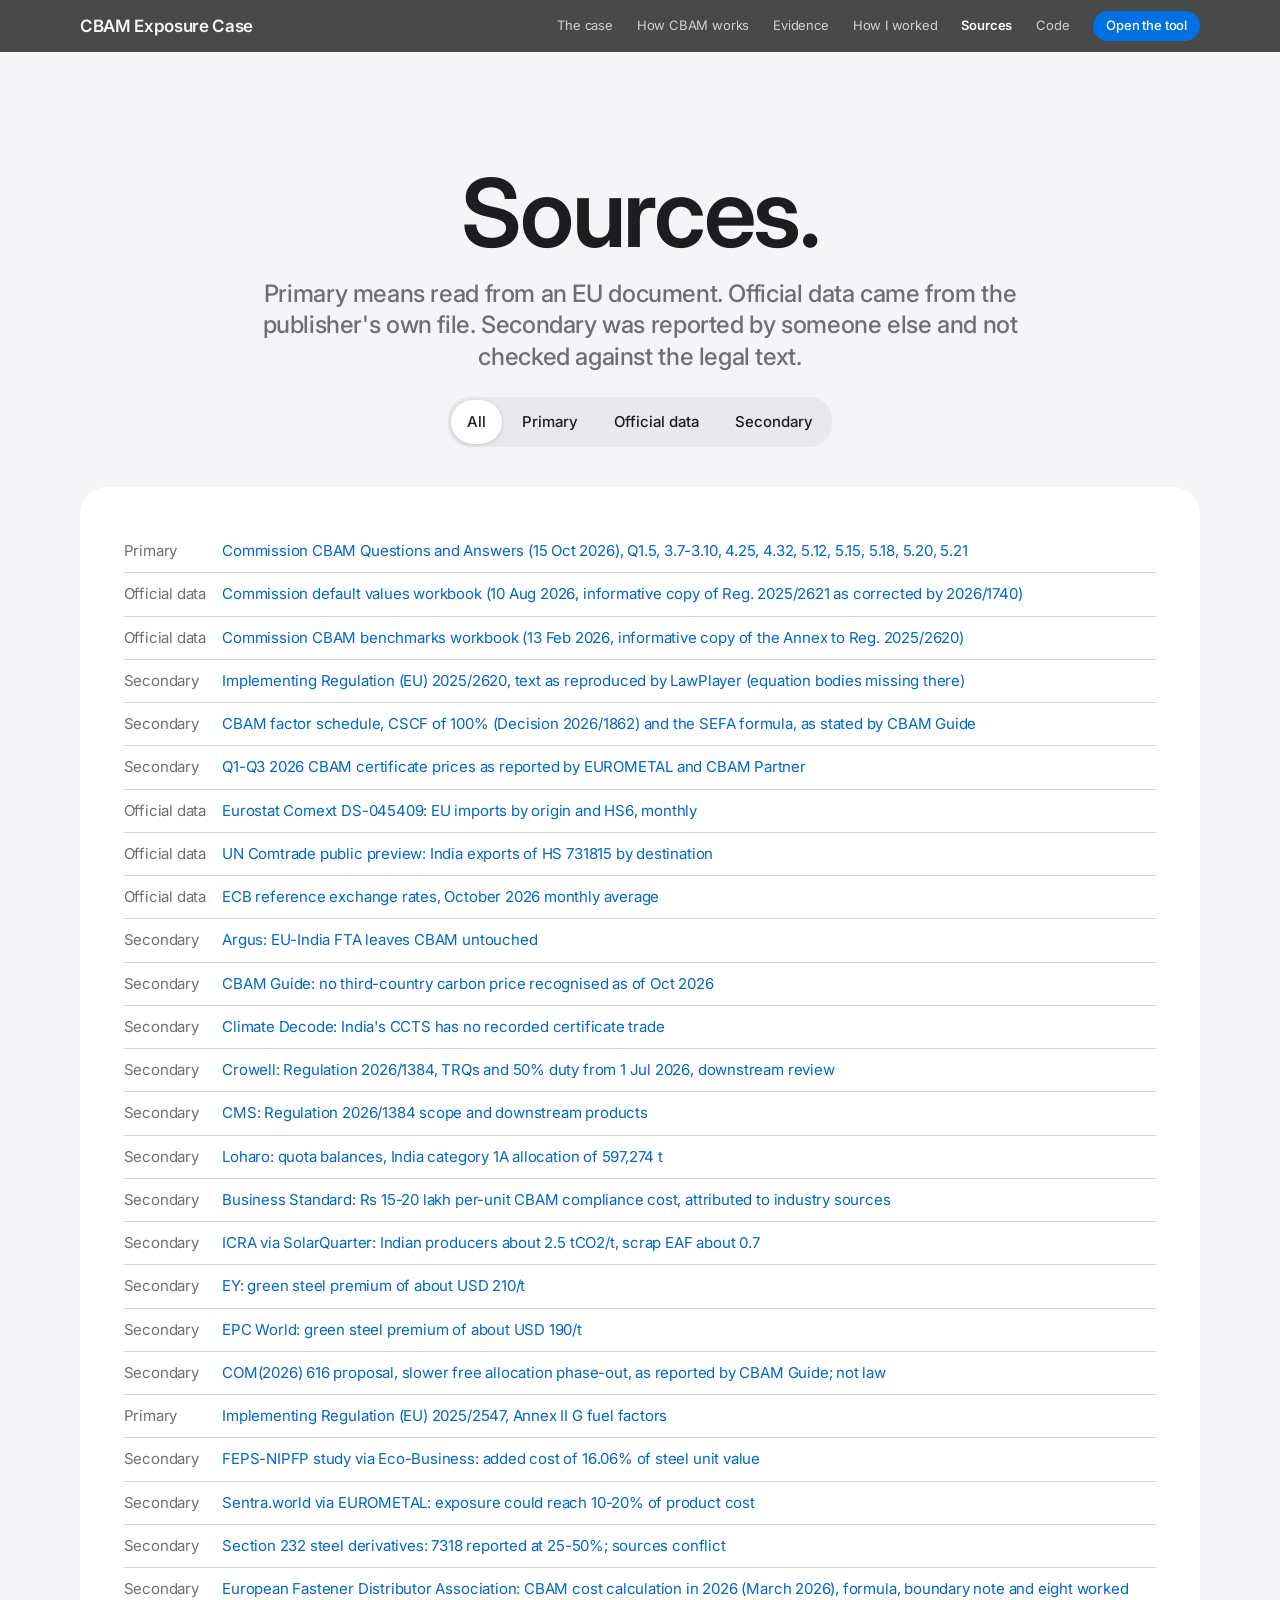
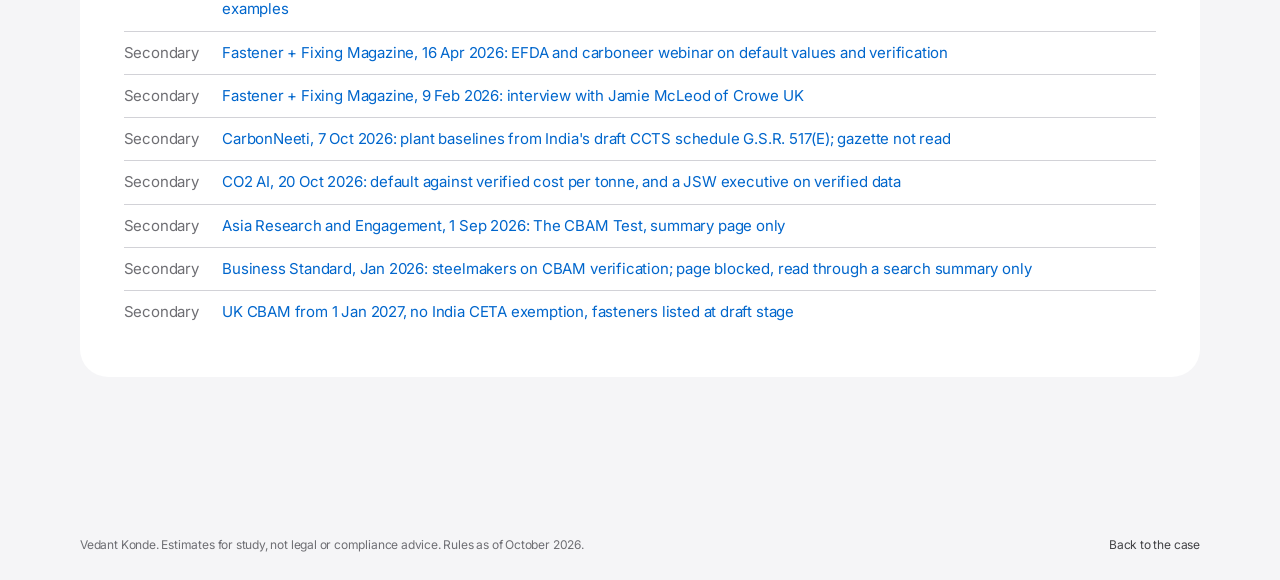
<file: site/sources.html>
<!doctype html>
<html lang="en">
<head>
<meta charset="utf-8">
<meta name="viewport" content="width=device-width, initial-scale=1">
<title>CBAM Case Sources</title>
<meta name="description" content="Every source behind the CBAM case, tagged by how far it can be trusted.">
<meta name="theme-color" content="#000000">
<script>document.documentElement.classList.add("js")</script>
<link rel="preconnect" href="https://fonts.googleapis.com">
<link rel="preconnect" href="https://fonts.gstatic.com" crossorigin>
<link href="https://fonts.googleapis.com/css2?family=Inter:wght@400;500;600;700&display=swap" rel="stylesheet">
<link rel="stylesheet" href="styles.css?v=18">
</head>
<body data-page="sources">
<a class="skip" href="#sourceList">Skip to the list</a>
<header class="nav">
  <div class="nav-in">
    <a class="brand" href="index.html">CBAM Exposure Case</a>
    <button class="menu-btn" id="menu" type="button" aria-expanded="false" aria-controls="links">Menu</button>
    <nav id="links" aria-label="Pages">
      <a href="index.html">The case</a>
      <a href="learn.html">How CBAM works</a>
      <a href="evidence.html">Evidence</a>
      <a href="method.html">How I worked</a>
      <a href="sources.html" aria-current="page">Sources</a>
      <a href="https://github.com/Vedantk910/cbam-exposure-case">Code</a>
      <a class="pill" href="tool.html">Open the tool</a>
    </nav>
  </div>
</header>

<main>
<p class="status" id="status" role="status">Loading the figures.</p>

<section class="chapter alt page-head center" style="padding-bottom:40px">
  <div class="wrap narrow">
    <h1 class="reveal">Sources.</h1>
    <p class="intro reveal" style="--d:1">Primary means read from an EU document. Official data came from the publisher's own file. Secondary was reported by someone else and not checked against the legal text.</p>
    <div class="filters reveal" style="--d:2" role="group" aria-label="Filter sources">
      <button type="button" data-tag="" aria-pressed="true">All</button>
      <button type="button" data-tag="PRIMARY" aria-pressed="false">Primary</button>
      <button type="button" data-tag="OFFICIAL_DATA" aria-pressed="false">Official data</button>
      <button type="button" data-tag="SECONDARY" aria-pressed="false">Secondary</button>
    </div>
  </div>
</section>
<section class="chapter alt" style="padding-top:0">
  <div class="wrap">
    <div class="card scrollx" style="margin-top:0" tabindex="0" role="region" aria-label="Sources"><table class="plain src" id="sourceList"></table></div>
  </div>
</section>
</main>

<footer><div class="wrap"><span>Vedant Konde. Estimates for study, not legal or compliance advice. Rules as of October 2026.</span><span><a href="index.html">Back to the case</a></span></div></footer>
<div class="tip" id="tip" role="status" hidden></div>
<script src="engine.js?v=18"></script>
<script src="app.js?v=18"></script>
</body>
</html>
</file>
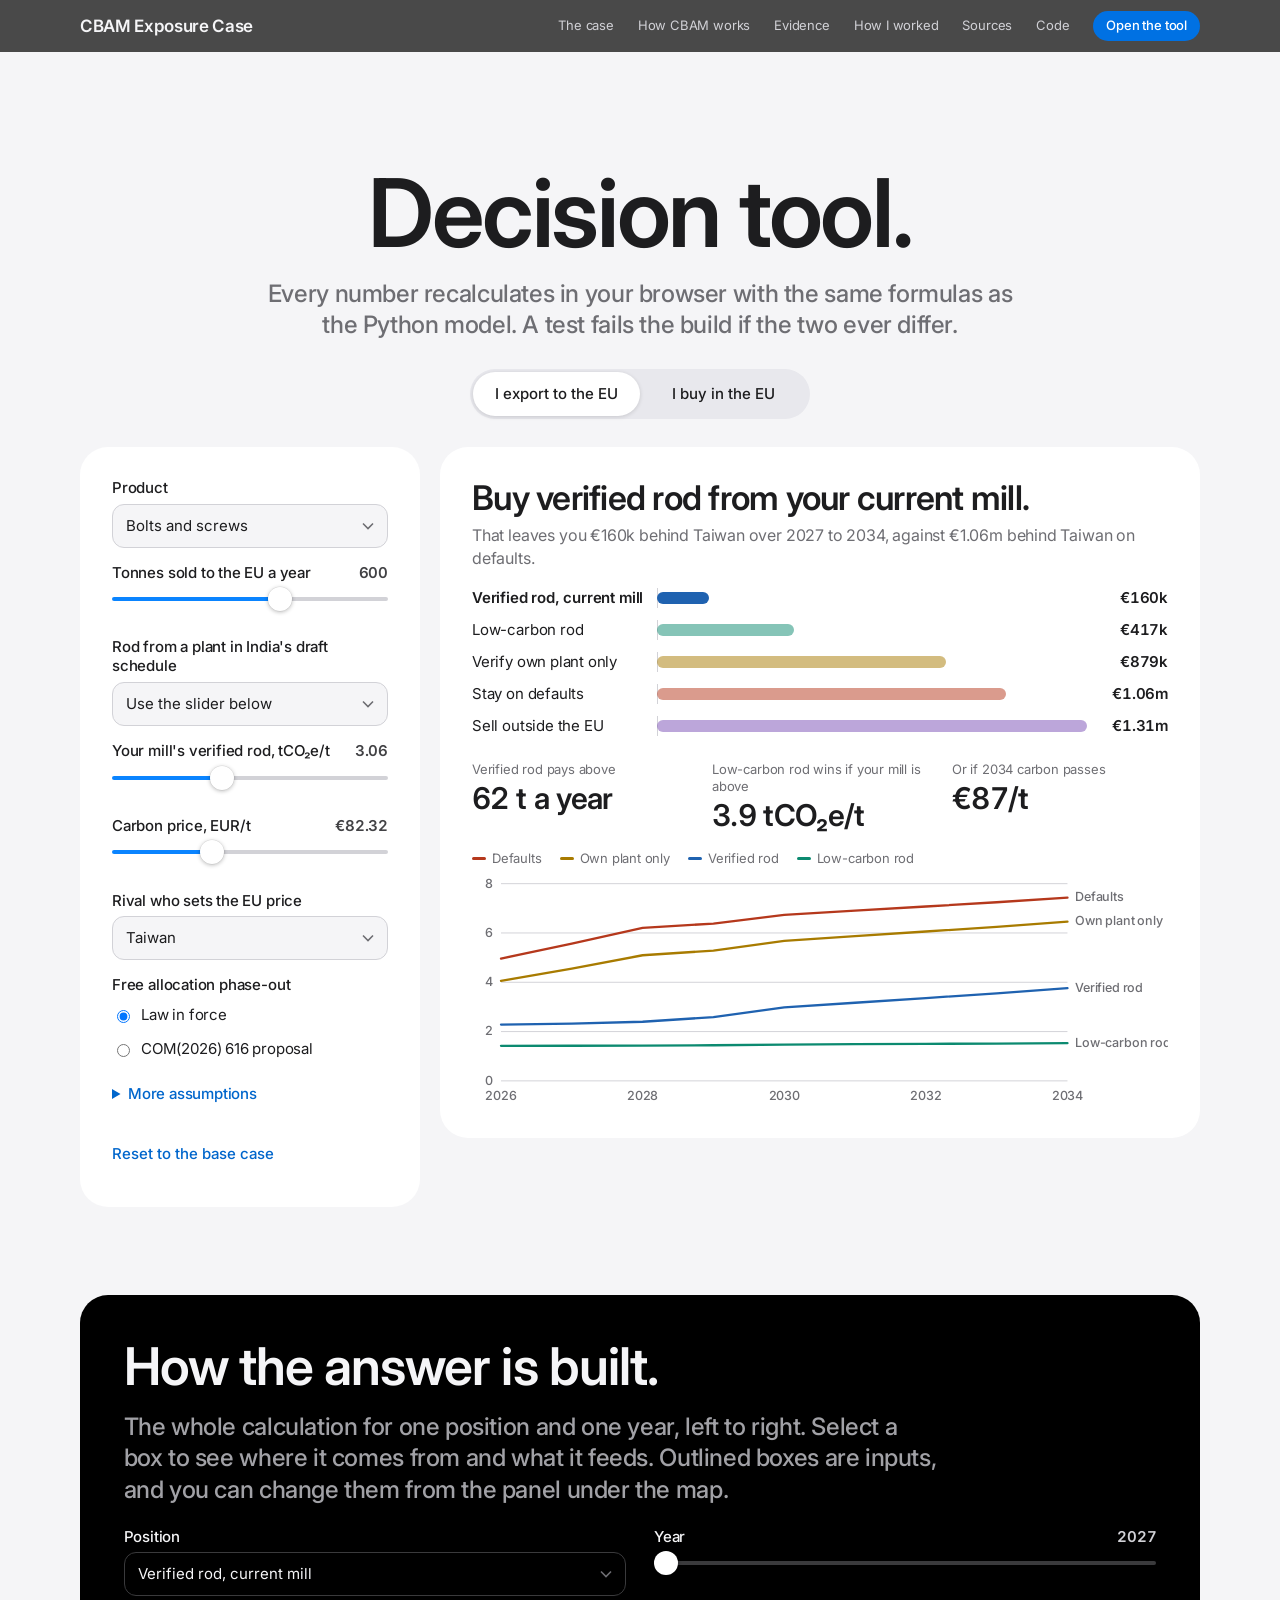
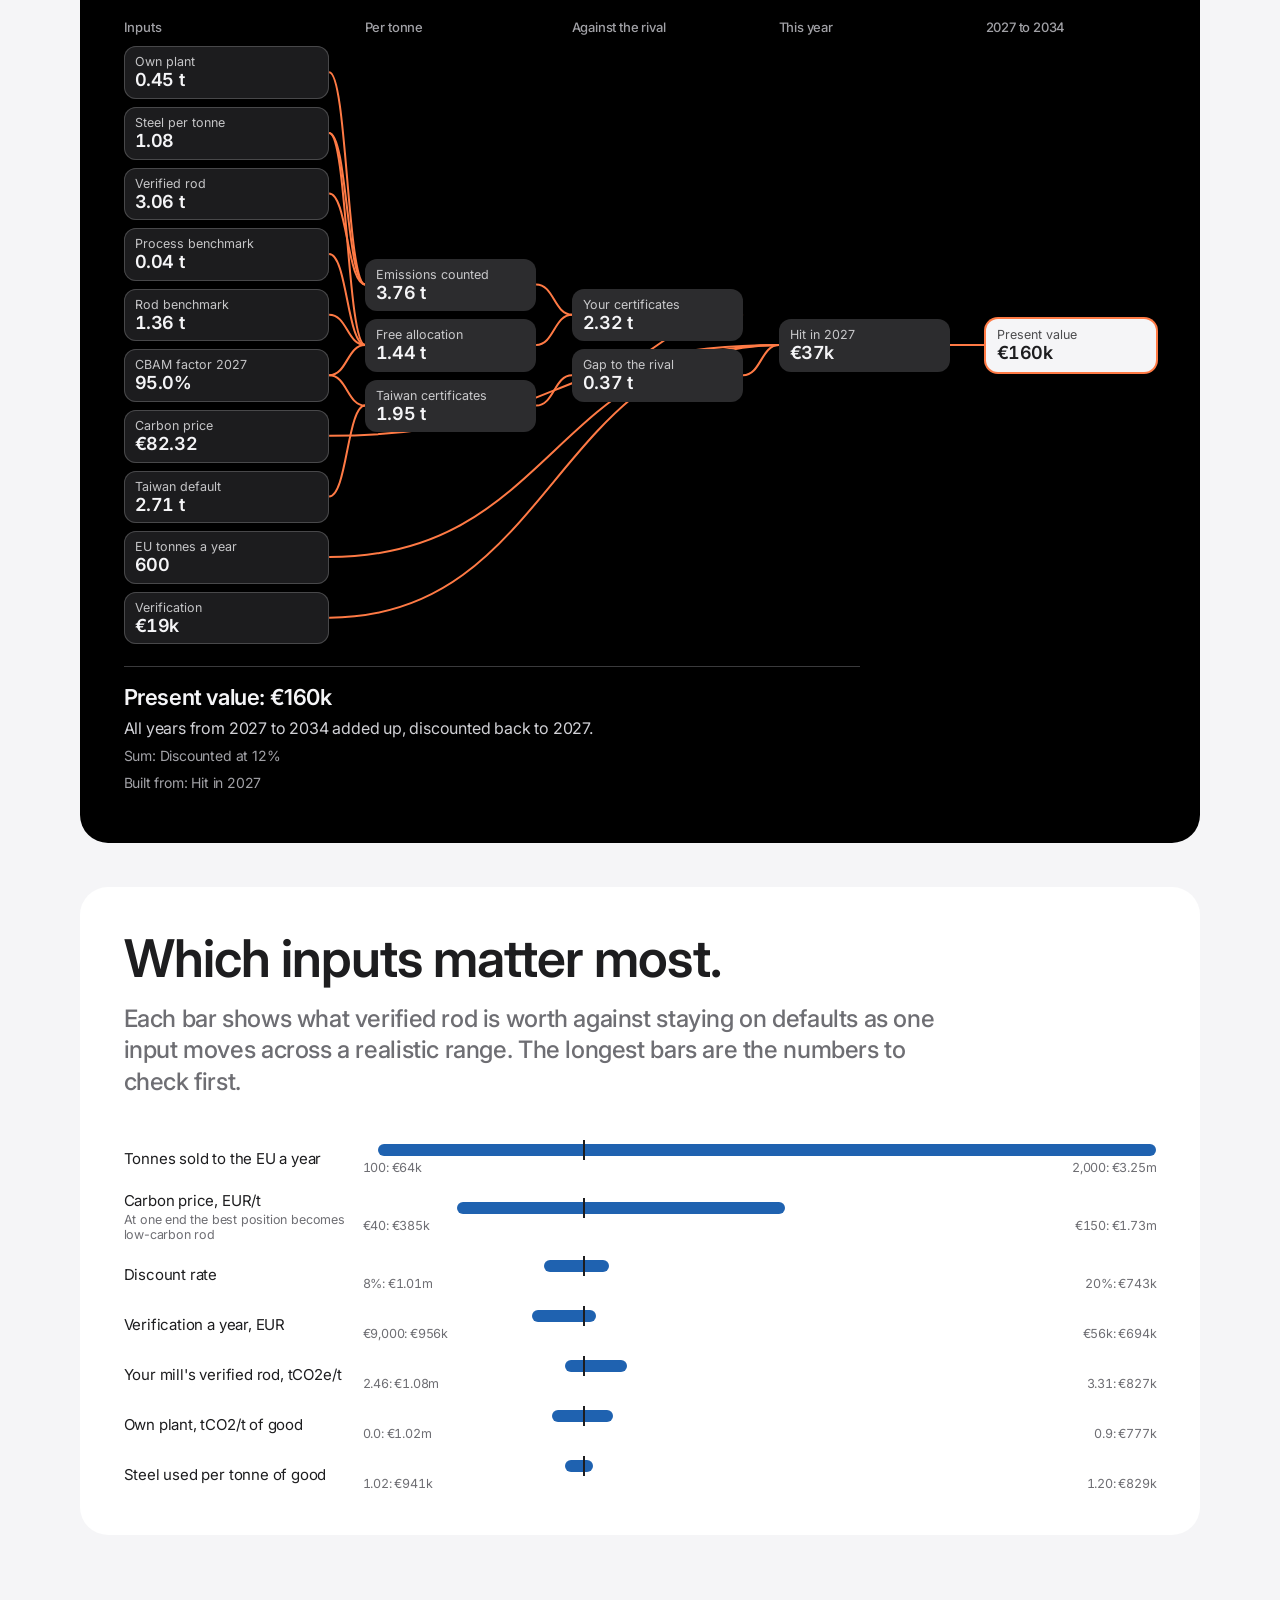
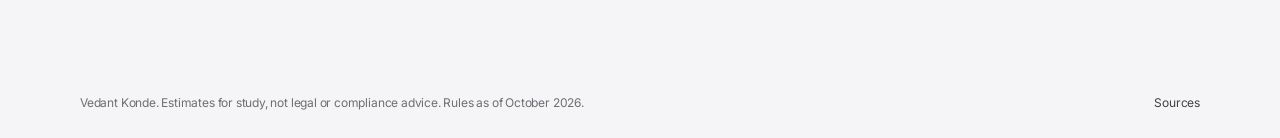
<file: site/tool.html>
<!doctype html>
<html lang="en">
<head>
<meta charset="utf-8">
<meta name="viewport" content="width=device-width, initial-scale=1">
<title>CBAM Decision Tool</title>
<meta name="description" content="Run the CBAM decision on your own numbers, see how each input drives the answer, and compare origins as an EU buyer.">
<meta name="theme-color" content="#000000">
<script>document.documentElement.classList.add("js")</script>
<link rel="preconnect" href="https://fonts.googleapis.com">
<link rel="preconnect" href="https://fonts.gstatic.com" crossorigin>
<link href="https://fonts.googleapis.com/css2?family=Inter:wght@400;500;600;700&display=swap" rel="stylesheet">
<link rel="stylesheet" href="styles.css?v=18">
</head>
<body data-page="tool">
<a class="skip" href="#exporter">Skip to the tool</a>
<header class="nav">
  <div class="nav-in">
    <a class="brand" href="index.html">CBAM Exposure Case</a>
    <button class="menu-btn" id="menu" type="button" aria-expanded="false" aria-controls="links">Menu</button>
    <nav id="links" aria-label="Pages">
      <a href="index.html">The case</a>
      <a href="learn.html">How CBAM works</a>
      <a href="evidence.html">Evidence</a>
      <a href="method.html">How I worked</a>
      <a href="sources.html">Sources</a>
      <a href="https://github.com/Vedantk910/cbam-exposure-case">Code</a>
      <a class="pill" href="tool.html" aria-current="page">Open the tool</a>
    </nav>
  </div>
</header>

<main>
<p class="status" id="status" role="status">Loading the figures.</p>

<section class="chapter alt center page-head" style="padding-bottom:28px">
  <div class="wrap narrow">
    <h1 class="reveal">Decision tool.</h1>
    <p class="intro reveal" style="--d:1">Every number recalculates in your browser with the same formulas as the Python model. A test fails the build if the two ever differ.</p>
    <div class="segment reveal" style="--d:2" role="tablist" aria-label="Choose a view" id="segment" data-on="exporter">
      <span class="thumb" aria-hidden="true"></span>
      <button role="tab" id="tab-exporter" aria-controls="exporter" aria-selected="true" type="button">I export to the EU</button>
      <button role="tab" id="tab-buyer" aria-controls="buyer" aria-selected="false" type="button" tabindex="-1">I buy in the EU</button>
    </div>
  </div>
</section>

<div class="alt" style="background:#f5f5f7">
<section id="exporter" role="tabpanel" aria-labelledby="tab-exporter" class="alt" style="padding-bottom:var(--pad)">
  <div class="wrap toolgrid">
    <form class="controls" id="controls" autocomplete="off">
      <div class="ctl"><label for="c_product">Product</label><select id="c_product"></select></div>
      <div class="ctl"><label for="c_tonnes">Tonnes sold to the EU a year <output id="o_tonnes"></output></label><input id="c_tonnes" type="range" min="0" max="100" step="1"></div>
      <div class="ctl"><label for="c_plant">Rod from a plant in India's draft schedule</label><select id="c_plant"></select></div>
      <div class="ctl"><label for="c_mill">Your mill's verified rod, tCO₂e/t <output id="o_mill"></output></label><input id="c_mill" type="range" min="1.5" max="5.5" step="0.01"></div>
      <div class="ctl"><label for="c_price">Carbon price, EUR/t <output id="o_price"></output></label><input id="c_price" type="range" min="40" max="160" step="1"></div>
      <div class="ctl"><label for="c_rival">Rival who sets the EU price</label><select id="c_rival"></select></div>
      <fieldset class="ctl"><legend>Free allocation phase-out</legend>
        <label class="radio"><input type="radio" name="sched" value="law" checked> Law in force</label>
        <label class="radio"><input type="radio" name="sched" value="proposal"> COM(2026) 616 proposal</label>
      </fieldset>
      <details class="more"><summary>More assumptions</summary>
        <div class="ctl"><label for="c_own">Own plant, tCO₂/t of good <output id="o_own"></output></label><input id="c_own" type="range" min="0" max="1.5" step="0.01"></div>
        <div class="ctl"><label for="c_mass">Steel used per tonne of good <output id="o_mass"></output></label><input id="c_mass" type="range" min="1" max="1.3" step="0.01"></div>
        <div class="ctl"><label for="c_low">Low-carbon rod, tCO₂e/t <output id="o_low"></output></label><input id="c_low" type="range" min="0.5" max="2" step="0.1"></div>
        <div class="ctl"><label for="c_premium">Low-carbon premium, EUR/t steel <output id="o_premium"></output></label><input id="c_premium" type="range" min="0" max="300" step="5"></div>
        <div class="ctl"><label for="c_verify">Verification a year, EUR <output id="o_verify"></output></label><input id="c_verify" type="range" min="5000" max="60000" step="500"></div>
        <div class="ctl"><label for="c_divert">Price given up outside the EU, EUR/t <output id="o_divert"></output></label><input id="c_divert" type="range" min="0" max="800" step="10"></div>
        <div class="ctl"><label for="c_rate">Discount rate <output id="o_rate"></output></label><input id="c_rate" type="range" min="0.05" max="0.2" step="0.01"></div>
      </details>
      <button type="button" id="reset">Reset to the base case</button>
    </form>
    <div class="results">
      <p class="tool-verdict" id="verdict" aria-live="polite"></p>
      <div id="toolBars" class="hbars"></div>
      <dl class="flips">
        <div><dt>Verified rod pays above</dt><dd id="f_tonnes"></dd></div>
        <div><dt>Low-carbon rod wins if your mill is above</dt><dd id="f_mill"></dd></div>
        <div><dt>Or if 2034 carbon passes</dt><dd id="f_price"></dd></div>
      </dl>
      <div class="legend" id="lineLegend"></div>
      <div class="chart" id="lineChart"></div>
    </div>
  </div>

  <div class="wrap gap">
    <div class="card dark reveal" style="background:#000;color:#f5f5f7;margin-top:clamp(48px,7vw,88px)">
      <h2 class="sm" style="font-size:clamp(30px,4.2vw,52px);line-height:1.08">How the answer is built.</h2>
      <p class="intro">The whole calculation for one position and one year, left to right. Select a box to see where it comes from and what it feeds. Outlined boxes are inputs, and you can change them from the panel under the map.</p>
      <div class="pick">
        <div class="ctl"><label for="m_pos">Position</label><select id="m_pos"></select></div>
        <div class="ctl"><label for="m_year">Year <output id="m_yearOut"></output></label><input id="m_year" type="range" min="1" max="8" step="1" value="1"></div>
      </div>
      <div class="map" id="map"></div>
      <div class="info" id="nodeInfo" aria-live="polite"></div>
    </div>
  </div>

  <div class="wrap gap">
    <div class="card reveal" style="margin-top:20px">
      <h2 class="sm" style="font-size:clamp(30px,4.2vw,52px);line-height:1.08">Which inputs matter most.</h2>
      <p class="intro">Each bar shows what verified rod is worth against staying on defaults as one input moves across a realistic range. The longest bars are the numbers to check first.</p>
      <div id="swing" class="swing gap"></div>
    </div>
  </div>
</section>

<section id="buyer" role="tabpanel" aria-labelledby="tab-buyer" class="alt" style="padding-bottom:var(--pad)" hidden>
  <div class="wrap toolgrid">
    <form class="controls" autocomplete="off">
      <div class="ctl"><label for="b_product">Product</label><select id="b_product"></select></div>
      <div class="ctl"><label for="b_year">Import year <output id="b_yearOut"></output></label><input id="b_year" type="range" min="0" max="8" step="1" value="1"></div>
      <div class="ctl"><label for="b_price">Carbon price, EUR/t <output id="b_priceOut"></output></label><input id="b_price" type="range" min="40" max="160" step="1"></div>
    </form>
    <div class="results">
      <p class="tool-verdict" id="b_verdict" aria-live="polite"></p>
      <div class="legend"><span><i class="block" style="background:var(--steel)"></i>2025 import price</span><span><i class="block" style="background:var(--stay)"></i>CBAM on default values</span></div>
      <div id="b_bars" class="stack"></div>
      <p class="note">Import prices are Eurostat unit values for 2025 and they mix grades, so a dearer origin may simply sell a better product. Customs duty, anti-dumping duty and steel quotas are left out. Origins with under 2,000 tonnes are left out too.</p>
    </div>
  </div>
</section>
</div>
</main>

<footer><div class="wrap"><span>Vedant Konde. Estimates for study, not legal or compliance advice. Rules as of October 2026.</span><span><a href="sources.html">Sources</a></span></div></footer>
<div class="tip" id="tip" role="status" hidden></div>
<script src="engine.js?v=18"></script>
<script src="app.js?v=18"></script>
</body>
</html>
</file>
<file: site/styles.css>
/* Direction: a product launch page for a piece of analysis. Black and light chapters, one idea per screen,
   a machined bolt as the hero object, and ember kept for the carbon bill. Type scale and card radius follow
   measurements from Apple's Environment page, at the owner's request. */
:root {
  --font: -apple-system, BlinkMacSystemFont, "SF Pro Display", "SF Pro Text", Inter, "Helvetica Neue", Arial, sans-serif;
  --ease: cubic-bezier(.16, 1, .3, 1);
  --gutter: clamp(20px, 5vw, 48px);
  --pad: clamp(72px, 11vw, 144px);
  --bg: #fff; --panel: #f5f5f7; --ink: #1d1d1f; --ink-2: #424245; --ink-3: #6e6e73; --rule: #d2d2d7; --link: #0066cc;
  --steel: #86868b; --stay: #b5381c; --mill: #1f62b0; --verify: #a87b00; --divert: #7a4fb5; --green: #0c8a70;
}
.alt { --bg: #f5f5f7; --panel: #fff; }
.dark {
  --bg: #000; --panel: #1c1c1e; --ink: #f5f5f7; --ink-2: #d1d1d6; --ink-3: #a1a1a6; --rule: #3a3a3c; --link: #2997ff;
  --steel: #8e8e93; --stay: #dd5f3c; --mill: #5393e0; --verify: #bb8d12; --divert: #9a7bda; --green: #2aa88d;
}
@view-transition { navigation: auto; }

* { box-sizing: border-box; }
html { scroll-behavior: smooth; scroll-padding-top: 64px; -webkit-text-size-adjust: 100%; }
body { margin: 0; background: #fff; color: #1d1d1f; font: 400 17px/1.47 var(--font); letter-spacing: -.011em; -webkit-font-smoothing: antialiased; }
a { color: var(--link); text-decoration: none; }
a:hover { text-decoration: underline; text-underline-offset: 3px; }
:focus-visible { outline: 2px solid #0a84ff; outline-offset: 2px; border-radius: 4px; }
.skip { position: absolute; left: -999px; z-index: 30; }
.skip:focus { left: 16px; top: 8px; background: #fff; padding: 8px 12px; border-radius: 8px; }
[hidden] { display: none !important; }
h1, h2, h3, p { margin: 0; }
h1, h2, h3 { font-weight: 600; letter-spacing: -.018em; color: var(--ink); text-wrap: balance; }

/* Frosted bar: the one glass surface on the site, so content stays visible behind the navigation. */
.nav { position: sticky; top: 0; z-index: 20; background: rgba(22, 22, 23, .78); backdrop-filter: saturate(180%) blur(20px); -webkit-backdrop-filter: saturate(180%) blur(20px); }
.nav-in { display: flex; align-items: center; justify-content: space-between; gap: 16px; min-height: 52px; width: min(1120px, 100% - 2 * var(--gutter)); margin: 0 auto; }
.brand { font-size: 17px; font-weight: 600; color: #f5f5f7; letter-spacing: -.02em; }
.brand:hover { text-decoration: none; }
.nav nav { display: flex; align-items: center; gap: 24px; font-size: 13px; }
.nav nav a { color: #d1d1d6; transition: color .2s; }
.nav nav a:hover { color: #fff; text-decoration: none; }
.nav nav a[aria-current="page"] { color: #fff; font-weight: 600; }
.nav nav a.pill { color: #fff; background: #0071e3; border-radius: 980px; padding: 5px 13px; font-weight: 500; transition: background .2s; }
.nav nav a.pill:hover { background: #0077ed; }
.menu-btn { display: none; font: 500 15px var(--font); color: #f5f5f7; background: none; border: 0; min-height: 44px; padding: 0 2px; cursor: pointer; }

.status { position: fixed; top: 64px; left: 50%; transform: translateX(-50%); z-index: 15; font-size: 14px; color: #fff; background: rgba(22, 22, 23, .86); border-radius: 980px; padding: 8px 16px; }

.chapter { background: var(--bg); color: var(--ink); padding: var(--pad) 0; }
.wrap { width: min(1120px, 100% - 2 * var(--gutter)); margin: 0 auto; }
.wrap.narrow { max-width: 760px; }
.center { text-align: center; }
.chapter h2 { font-size: clamp(36px, 5.6vw, 72px); line-height: 1.06; }
.chapter h2.sm { font-size: clamp(30px, 4.2vw, 52px); line-height: 1.08; }
h3 { font-size: clamp(21px, 2.2vw, 28px); line-height: 1.16; }
.intro { font-size: clamp(19px, 2.1vw, 24px); line-height: 1.32; color: var(--ink-3); font-weight: 500; letter-spacing: -.016em; margin-top: 16px; max-width: 34em; }
.center .intro { margin-left: auto; margin-right: auto; }
.note { font-size: 14px; line-height: 1.43; color: var(--ink-3); max-width: 62em; }
.body { max-width: 40em; color: var(--ink-2); }
.body + .body { margin-top: 12px; }
.card { background: var(--panel); border-radius: 28px; padding: clamp(22px, 3.4vw, 48px); margin-top: clamp(28px, 4vw, 48px); }
.gap { margin-top: clamp(28px, 4vw, 44px); }

.page-head { padding: clamp(64px, 9vw, 112px) 0 clamp(36px, 5vw, 64px); }
.page-head h1 { font-size: clamp(44px, 7.4vw, 96px); line-height: 1.03; letter-spacing: -.024em; }

/* Hero */
.hero { position: relative; min-height: calc(100svh - 52px); display: flex; flex-direction: column; align-items: center; justify-content: center; text-align: center; background: var(--bg); padding: 48px var(--gutter) 88px; overflow: hidden; }
.by { font-size: clamp(15px, 1.5vw, 17px); color: var(--ink-3); margin-bottom: clamp(20px, 3vw, 36px); }
.hero h1 { font-weight: 600; }
.hero .lead, .hero .tail { display: block; font-size: clamp(25px, 3.5vw, 44px); line-height: 1.14; letter-spacing: -.02em; color: var(--ink); }
.hero .big { display: block; font-size: clamp(120px, 27vw, 340px); line-height: .98; letter-spacing: -.045em; font-weight: 700; font-variant-numeric: tabular-nums; will-change: transform;
  /* Heat gradient on this one number: it is the bill, and nothing else on the site gets it. */
  background: linear-gradient(100deg, #ff4d2e 8%, #ff8a3d 55%, #ffc05c 96%); -webkit-background-clip: text; background-clip: text; color: transparent; }
.down { position: absolute; bottom: 28px; left: 50%; transform: translateX(-50%); font-size: 15px; color: var(--ink-3); padding: 12px; }
.down::after { content: ""; display: block; width: 9px; height: 9px; margin: 6px auto 0; border-right: 1.6px solid currentColor; border-bottom: 1.6px solid currentColor; transform: rotate(45deg); }
.down:hover { color: var(--ink); text-decoration: none; }

/* The pinned bolt */
.story { position: relative; height: 480vh; background: var(--bg); color: var(--ink); }
.stage { position: sticky; top: 52px; height: calc(100svh - 52px); display: grid; grid-template-rows: auto minmax(0, 1fr) auto auto; gap: clamp(8px, 2vh, 20px); padding: clamp(20px, 5vh, 56px) 0 clamp(18px, 3vh, 32px); overflow: hidden; }
.caps { position: relative; min-height: 3.9em; font-size: clamp(22px, 3.1vw, 40px); line-height: 1.14; letter-spacing: -.02em; font-weight: 600; text-align: center; }
.cap { position: absolute; inset: 0 0 auto; max-width: 21em; margin: 0 auto; opacity: 0; transform: translateY(14px); transition: opacity .5s, transform .7s var(--ease); }
.cap.on { opacity: 1; transform: none; }
.boltbox { min-height: 0; display: flex; align-items: center; justify-content: center; }
#boltSvg { display: block; width: 100%; max-height: 100%; }
.dim-line { stroke: #8e8e93; stroke-width: 1.2; fill: none; }
.dim-text { font: 500 20px var(--font); fill: #d1d1d6; letter-spacing: -.01em; }
.bolt-head, .bolt-shank, .bolt-stub, .dim-g { transition: opacity .5s; }
.readout { display: grid; grid-template-columns: repeat(3, minmax(0, 1fr)); gap: 8px 24px; text-align: center; }
.readout b { display: block; font-size: clamp(26px, 3.6vw, 44px); line-height: 1.08; font-weight: 600; letter-spacing: -.025em; font-variant-numeric: tabular-nums; }
.readout span { display: block; font-size: clamp(12px, 1.2vw, 14px); line-height: 1.3; color: var(--ink-3); margin-top: 3px; }
.years { display: flex; justify-content: center; gap: clamp(8px, 2vw, 22px); font-size: clamp(11px, 1.1vw, 13px); color: #6e6e73; font-variant-numeric: tabular-nums; }
.years span { transition: color .3s; }
.years .on { color: #f5f5f7; font-weight: 600; }
.scrub { display: none; max-width: 520px; margin: 0 auto; width: 100%; }

/* Words fill as they are read */
.statement { font-size: clamp(34px, 5.8vw, 72px); line-height: 1.1; font-weight: 600; letter-spacing: -.024em; color: var(--ink); }
.js .statement .w { opacity: .16; transition: opacity .25s linear; }
.ask { font-size: clamp(19px, 2.1vw, 24px); color: var(--ink-3); font-weight: 500; letter-spacing: -.016em; margin-bottom: clamp(20px, 3vw, 36px); }

/* Case-study furniture. Exhibit numbers run across the site so a reader can cite one. */
main { counter-reset: exhibit 1; }
.tag, .ex-head::before { font-size: 14px; font-weight: 600; color: var(--ink-3); letter-spacing: -.008em; }
.tag { margin-bottom: 8px; }
.ex-head::before { counter-increment: exhibit; content: "Exhibit " counter(exhibit); grid-column: 1 / -1; }
.brief { display: grid; grid-template-columns: repeat(3, minmax(0, 1fr)); gap: 0 clamp(24px, 4vw, 56px); margin: clamp(28px, 4vw, 48px) 0 0; }
.brief div { border-top: 1px solid var(--rule); padding: 16px 0 26px; }
.brief dt { font-size: 14px; font-weight: 600; color: var(--ink-3); margin-bottom: 6px; }
.brief dd { margin: 0; font-size: clamp(17px, 1.7vw, 20px); line-height: 1.3; letter-spacing: -.014em; font-weight: 500; color: var(--ink); }
.toc { color: var(--ink-3); margin-top: 8px; }
.scqa { display: grid; grid-template-columns: repeat(2, minmax(0, 1fr)); gap: 20px; margin-top: clamp(28px, 4vw, 48px); }
.scqa .card { margin-top: 0; }
.scqa h3 { color: var(--ink-3); font-size: 15px; letter-spacing: -.008em; margin-bottom: 10px; }
.scqa p { font-size: clamp(20px, 2.2vw, 28px); line-height: 1.2; font-weight: 600; letter-spacing: -.02em; color: var(--ink); }
.scqa .lead-card { background: #000; }
.scqa .lead-card h3 { color: #a1a1a6; }
.scqa .lead-card p { color: #f5f5f7; }

.tree { display: grid; grid-template-columns: minmax(170px, .72fr) minmax(0, 2.8fr); gap: 0; align-items: center; }
.t-root { font-size: clamp(20px, 2.2vw, 28px); line-height: 1.16; font-weight: 600; letter-spacing: -.02em; padding-right: 28px; }
.t-branches { border-left: 1.5px solid #48484a; display: grid; gap: 16px; padding-left: 0; }
.t-branch { display: grid; grid-template-columns: minmax(0, 1fr) minmax(0, 1.45fr); align-items: center; position: relative; padding-left: 24px; }
.t-branch::before { content: ""; position: absolute; left: 0; top: 50%; width: 24px; border-top: 1.5px solid #48484a; }
.t-node { font-weight: 600; letter-spacing: -.016em; padding-right: 24px; }
.t-leaves { border-left: 1.5px solid #48484a; display: grid; gap: 10px; }
.t-leaf { position: relative; margin-left: 24px; background: #1c1c1e; border-radius: 14px; padding: 12px 16px; }
.t-leaf::before { content: ""; position: absolute; left: -24px; top: 50%; width: 24px; border-top: 1.5px solid #48484a; }
.t-leaf b { display: block; font-weight: 600; letter-spacing: -.016em; }
.t-leaf span { display: block; font-size: 14px; color: #a1a1a6; margin-top: 1px; }
.t-leaf.chosen { box-shadow: 0 0 0 2px #ff7a45; }

.road { list-style: none; margin-bottom: 0; padding: 0; display: grid; grid-template-columns: repeat(4, minmax(0, 1fr)); gap: 20px; }
.road li { background: var(--panel); border-radius: 28px; padding: clamp(20px, 2.2vw, 28px); display: flex; flex-direction: column; gap: 8px; }
.road time { font-size: 14px; font-weight: 600; color: var(--link); }
.road h3 { font-size: 21px; }
.road p { color: var(--ink-2); font-size: 15.5px; flex: 1; }
.road small { color: var(--ink-3); font-size: 13px; }

/* Ranking */
.rank { display: grid; grid-template-columns: minmax(0, 1.5fr) minmax(0, 1fr); gap: clamp(28px, 5vw, 72px); align-items: center; }
.bignum { font-size: clamp(56px, 8vw, 104px); line-height: 1; font-weight: 700; letter-spacing: -.035em; color: var(--mill); font-variant-numeric: tabular-nums; }
.hbars { display: grid; gap: 14px; }
.hb { display: grid; grid-template-columns: minmax(118px, 11.5em) minmax(0, 1fr) 4.6em; gap: 12px; align-items: center; font-size: 15px; line-height: 1.2; }
.hb .track { position: relative; height: 12px; }
.hb .fill { position: absolute; top: 0; height: 12px; border-radius: 6px; transition: left .5s var(--ease), width .5s var(--ease); }
.js .grow:not(.in) .fill { width: 0 !important; }
.grow.in .fill { transition-duration: 1.2s; }
.grow.settled .fill { transition-duration: .5s; }
.hb .zero { position: absolute; top: -4px; bottom: -4px; width: 1px; background: var(--rule); }
.hb .val { text-align: right; font-weight: 600; font-variant-numeric: tabular-nums; }
.hb.best .name { font-weight: 600; }
.hb.dim .fill { opacity: .5; }

/* Number gallery */
.rail { display: flex; gap: 20px; overflow-x: auto; scroll-snap-type: x mandatory; padding: clamp(28px, 4vw, 48px) max(var(--gutter), calc((100% - 1120px) / 2)); scrollbar-width: none; scroll-behavior: smooth; }
.rail::-webkit-scrollbar { display: none; }
.slide { flex: 0 0 min(760px, 84vw); scroll-snap-align: center; background: var(--panel); border-radius: 28px; padding: clamp(26px, 4vw, 52px); min-height: clamp(360px, 44vw, 500px); display: flex; flex-direction: column; justify-content: space-between; gap: 28px; }
.slide .stat { font-size: clamp(72px, 12vw, 148px); line-height: .98; font-weight: 700; letter-spacing: -.04em; font-variant-numeric: tabular-nums; }
.slide p { font-size: clamp(19px, 2.2vw, 28px); line-height: 1.2; font-weight: 600; letter-spacing: -.02em; }
.slide a { font-size: 17px; }
.viz { display: grid; gap: 8px; }
.viz i { display: block; height: 14px; border-radius: 7px; }
.rail-ctl { display: flex; align-items: center; justify-content: center; gap: 14px; }
.dots { display: flex; gap: 10px; background: var(--panel); border-radius: 980px; padding: 12px 16px; }
.dots button { width: 10px; height: 10px; padding: 0; border: 0; border-radius: 50%; background: #636366; cursor: pointer; position: relative; transition: background .3s, transform .3s; }
.dots button::after { content: ""; position: absolute; inset: -17px -5px; }
.dots button[aria-current="true"] { background: #f5f5f7; transform: scale(1.25); }
.round { width: 44px; height: 44px; border-radius: 50%; border: 0; background: var(--panel); color: var(--ink); font: 500 19px var(--font); cursor: pointer; transition: background .2s; }
.round:hover { background: #2c2c2e; }

/* Sticky heading beside a list of steps */
.split { display: grid; grid-template-columns: minmax(0, 1fr) minmax(0, 1.25fr); gap: clamp(32px, 6vw, 88px); align-items: start; }
.split .pin { position: sticky; top: 96px; }
.todo { list-style: none; margin: 0; padding: 0; counter-reset: s; }
.todo li { counter-increment: s; padding: 28px 0; border-top: 1px solid var(--rule); }
.todo li:first-child { border-top: 0; padding-top: 0; }
.todo b { display: block; font-size: clamp(21px, 2.3vw, 28px); line-height: 1.16; letter-spacing: -.02em; margin-bottom: 8px; font-weight: 600; }
.todo b::before { content: counter(s) ". "; color: var(--ink-3); }
.todo span { color: var(--ink-2); }

.pair { display: grid; grid-template-columns: repeat(2, minmax(0, 1fr)); gap: 20px; margin-top: clamp(28px, 4vw, 48px); }
.pair .card { margin-top: 0; }
.shift { display: flex; align-items: baseline; gap: 14px; font-size: clamp(56px, 7.4vw, 96px); font-weight: 700; letter-spacing: -.035em; line-height: 1; font-variant-numeric: tabular-nums; margin: 18px 0 12px; }
.shift small { font-size: .42em; color: var(--ink-3); font-weight: 500; letter-spacing: -.01em; }

/* Routes onward: the tool gets the most room because it is the part people use. */
.tiles { display: grid; grid-template-columns: repeat(6, minmax(0, 1fr)); gap: 20px; }
.tile { display: flex; flex-direction: column; justify-content: space-between; gap: 40px; min-height: 280px; border-radius: 28px; background: var(--panel); color: var(--ink); padding: clamp(24px, 3.4vw, 44px); transition: transform .6s var(--ease); grid-column: span 2; }
.tile:hover { text-decoration: none; transform: scale(1.015); }
.tile.main { grid-column: span 6; min-height: 340px; background: #000; color: #f5f5f7; }
.tile.main h3 { color: #f5f5f7; font-size: clamp(32px, 4.4vw, 56px); line-height: 1.06; }
.tile.main span { color: #2997ff; }
.tile span { color: var(--link); font-size: 17px; }

footer { background: #f5f5f7; color: #6e6e73; font-size: 12px; line-height: 1.5; padding: 18px 0 26px; }
footer .wrap { display: flex; flex-wrap: wrap; gap: 6px 24px; justify-content: space-between; }
footer a { color: #424245; }

/* Controls, built to feel like a settings panel */
input[type="range"] { -webkit-appearance: none; appearance: none; width: 100%; height: 34px; margin: 0; background: none; cursor: pointer; --v: 50%; }
input[type="range"]::-webkit-slider-runnable-track { height: 4px; border-radius: 2px; background: linear-gradient(to right, #0a84ff var(--v), var(--rule) var(--v)); }
input[type="range"]::-moz-range-track { height: 4px; border-radius: 2px; background: var(--rule); }
input[type="range"]::-moz-range-progress { height: 4px; border-radius: 2px; background: #0a84ff; }
input[type="range"]::-webkit-slider-thumb { -webkit-appearance: none; width: 24px; height: 24px; margin-top: -10px; border-radius: 50%; background: #fff; border: 0; box-shadow: 0 1px 4px rgba(0, 0, 0, .28), 0 0 0 .5px rgba(0, 0, 0, .08); transition: transform .2s var(--ease); }
input[type="range"]::-moz-range-thumb { width: 24px; height: 24px; border-radius: 50%; background: #fff; border: 0; box-shadow: 0 1px 4px rgba(0, 0, 0, .28); }
input[type="range"]:active::-webkit-slider-thumb { transform: scale(1.12); }

.segment { position: relative; display: inline-grid; grid-template-columns: 1fr 1fr; background: #e8e8ed; border-radius: 980px; padding: 3px; margin-top: 28px; }
.segment .thumb { position: absolute; top: 3px; bottom: 3px; left: 3px; width: calc(50% - 3px); background: #fff; border-radius: 980px; box-shadow: 0 1px 4px rgba(0, 0, 0, .14); transition: transform .5s var(--ease); }
.segment[data-on="buyer"] .thumb { transform: translateX(100%); }
.segment button { position: relative; font: 500 15px var(--font); color: #1d1d1f; background: none; border: 0; border-radius: 980px; padding: 11px 22px; min-height: 44px; cursor: pointer; white-space: nowrap; }

.toolgrid { display: grid; grid-template-columns: minmax(270px, 340px) minmax(0, 1fr); gap: 20px; align-items: start; }
.controls, .results { background: var(--panel); border-radius: 28px; padding: clamp(20px, 2.6vw, 32px); }
.results { position: sticky; top: 72px; }
.controls { display: grid; gap: 16px; font-size: 15px; }
.ctl { border: 0; padding: 0; margin: 0; min-width: 0; font-size: 15px; }
.ctl label, .ctl legend { display: flex; justify-content: space-between; gap: 8px; font-weight: 500; padding: 0; width: 100%; line-height: 1.25; color: var(--ink); }
.ctl output { font-weight: 600; font-variant-numeric: tabular-nums; white-space: nowrap; color: var(--ink-2); }
.ctl select { -webkit-appearance: none; appearance: none; width: 100%; font: inherit; min-height: 44px; padding: 8px 34px 8px 13px; color: var(--ink); background: var(--bg) url("data:image/svg+xml,%3Csvg xmlns='http://www.w3.org/2000/svg' width='12' height='8'%3E%3Cpath d='M1 1.5l5 5 5-5' fill='none' stroke='%236e6e73' stroke-width='1.6'/%3E%3C/svg%3E") no-repeat right 13px center; border: 1px solid var(--rule); border-radius: 12px; margin-top: 6px; }
.ctl .radio { justify-content: flex-start; font-weight: 400; margin-top: 6px; min-height: 28px; align-items: center; }
.more { margin-top: 4px; }
.more summary { cursor: pointer; font-weight: 500; font-size: 15px; color: var(--link); min-height: 32px; }
.more[open] summary { margin-bottom: 10px; }
.more .ctl { margin-bottom: 12px; }
#reset { font: 500 15px var(--font); color: var(--link); background: none; border: 0; padding: 10px 0; min-height: 44px; cursor: pointer; justify-self: start; }
.tool-verdict { font-size: clamp(24px, 2.8vw, 34px); line-height: 1.1; font-weight: 600; letter-spacing: -.022em; margin-bottom: 20px; }
.tool-verdict small { display: block; font-size: 16px; line-height: 1.4; font-weight: 400; letter-spacing: -.011em; color: var(--ink-3); margin-top: 8px; }
.flips { display: grid; grid-template-columns: repeat(3, minmax(0, 1fr)); gap: 12px 24px; margin: 26px 0 0; }
.flips dt { font-size: 13px; line-height: 1.3; color: var(--ink-3); }
.flips dd { margin: 4px 0 0; font-size: clamp(22px, 2.4vw, 30px); line-height: 1.08; font-weight: 600; letter-spacing: -.022em; font-variant-numeric: tabular-nums; }
.pick { display: grid; grid-template-columns: repeat(auto-fit, minmax(200px, 1fr)); gap: 14px 28px; margin: 22px 0; }

.legend { display: flex; flex-wrap: wrap; gap: 4px 18px; font-size: 13px; color: var(--ink-3); margin: 18px 0 6px; }
.legend i { display: inline-block; width: 14px; height: 3px; margin-right: 6px; vertical-align: 3px; border-radius: 2px; }
.legend i.block { height: 10px; border-radius: 3px; vertical-align: 0; }
.chart svg { display: block; width: 100%; height: auto; }
.chart text { font: 500 13px var(--font); fill: var(--ink-3); }
.draw { stroke-dasharray: 1; stroke-dashoffset: 0; }
.js .chart:not(.in) .draw { stroke-dashoffset: 1; }
.chart.in:not(.settled) .draw { animation: draw 1.6s var(--ease) both; }
@keyframes draw { from { stroke-dashoffset: 1; } to { stroke-dashoffset: 0; } }

/* Dependency map: columns read left to right */
.map { position: relative; display: grid; grid-template-columns: 1.2fr 1fr 1fr 1fr 1fr; gap: 0 36px; }
.map svg { position: absolute; inset: 0; width: 100%; height: 100%; pointer-events: none; overflow: visible; }
.map .edge { fill: none; stroke: var(--rule); stroke-width: 1.5; transition: stroke .3s; }
.map .edge.on { stroke: #ff7a45; stroke-width: 2; }
.map .col { display: flex; flex-direction: column; justify-content: center; gap: 8px; position: relative; z-index: 1; padding-top: 28px; }
.map .head { position: absolute; top: 0; left: 0; font-size: 13px; font-weight: 500; color: var(--ink-3); }
.node { display: block; width: 100%; text-align: left; font-family: var(--font); color: var(--ink); background: #2c2c2e; border: 0; border-radius: 12px; padding: 8px 11px; min-height: 44px; cursor: pointer; transition: opacity .3s, background .2s, transform .4s var(--ease); }
.node:hover { background: #3a3a3c; transform: translateY(-1px); }
.node.input { background: #1c1c1e; box-shadow: inset 0 0 0 1px #48484a; }
.node.result { background: #f5f5f7; color: #1d1d1f; }
.node span { display: block; font-size: 12.5px; line-height: 1.2; color: inherit; opacity: .78; }
.node b { display: block; font-size: 18px; line-height: 1.2; font-weight: 600; letter-spacing: -.02em; font-variant-numeric: tabular-nums; }
.node.off { opacity: .55; }
.node.sel { box-shadow: 0 0 0 2px #ff7a45; }
.info { margin-top: 22px; border-top: 1px solid var(--rule); padding-top: 18px; max-width: 46em; min-height: 124px; font-size: 16px; }
.info h3 { margin: 0 0 6px; font-size: 22px; }
.info p { margin: 0 0 6px; color: var(--ink-2); }
.info .meta { color: var(--ink-3); font-size: 14px; }

.swing { display: grid; gap: 16px; }
.sw { display: grid; grid-template-columns: minmax(130px, 15em) minmax(0, 1fr); gap: 14px; align-items: center; font-size: 15px; line-height: 1.2; }
.sw .track { position: relative; height: 34px; }
.sw .bar { position: absolute; top: 2px; height: 12px; border-radius: 6px; background: var(--mill); transition: left .5s var(--ease), width .5s var(--ease); }
.sw .base { position: absolute; top: -2px; bottom: 16px; width: 2px; background: var(--ink); }
.sw .ends { position: absolute; top: 18px; left: 0; right: 0; display: flex; justify-content: space-between; font-size: 12.5px; color: var(--ink-3); font-variant-numeric: tabular-nums; }
.sw small { display: block; color: var(--ink-3); font-size: 12.5px; margin-top: 2px; }

.stack { display: grid; gap: 12px; margin: 10px 0 16px; }
.st { display: grid; grid-template-columns: minmax(96px, 8.5em) minmax(0, 1fr) 4.2em; gap: 12px; align-items: center; font-size: 15px; }
.st.me .name { font-weight: 700; }
.st .track { display: flex; gap: 2px; height: 12px; }
.st .a, .st .b { display: block; height: 12px; transition: width .5s var(--ease); }
.st .a { background: var(--steel); border-radius: 6px 0 0 6px; }
.st .b { background: var(--stay); border-radius: 0 6px 6px 0; }
.st .val { text-align: right; font-weight: 600; font-variant-numeric: tabular-nums; }

/* Evidence */
.ex-head { display: grid; grid-template-columns: minmax(0, 1.4fr) minmax(0, 1fr); gap: 14px clamp(28px, 5vw, 64px); align-items: end; }
.so { max-width: 44em; margin-top: 24px; color: var(--ink-2); }
.scrollx { overflow-x: auto; }
table { border-collapse: collapse; font-size: 15px; line-height: 1.35; }
.heat th, .heat td { padding: 7px 9px; text-align: right; font-variant-numeric: tabular-nums; white-space: nowrap; }
.heat th:first-child, .heat td:first-child { text-align: left; font-weight: 500; }
.heat thead th { font-weight: 600; color: var(--ink-3); font-size: 13px; }
.heat td.c { border: 2px solid var(--panel); border-radius: 8px; min-width: 58px; }
.plain { width: 100%; }
.plain th, .plain td { text-align: left; padding: 11px 16px 11px 0; border-bottom: 1px solid var(--rule); vertical-align: top; }
.plain tbody tr:last-child td { border-bottom: 0; }
.plain th { font-weight: 600; color: var(--ink-3); font-size: 13px; }
.plain td.n, .plain th.n { text-align: right; font-variant-numeric: tabular-nums; white-space: nowrap; }
.plain small { color: var(--ink-3); }
.attack td:first-child { width: 42%; font-weight: 500; }
.steps-table td:first-child { width: 44%; }
.src td:first-child { white-space: nowrap; color: var(--ink-3); }
#ablate { margin-top: 20px; }
.mills .lane { position: relative; height: 22px; min-width: 300px; }
.mills td { vertical-align: middle; }
.mills .dot { position: absolute; top: 4px; width: 14px; height: 14px; margin-left: -7px; border-radius: 50%; background: var(--mill); }
.mills .line { position: absolute; top: -12px; bottom: -12px; width: 1.5px; background: var(--ink-3); }
.mills .line.fault { background: var(--stay); }
.mills th.lanehead { position: relative; min-width: 300px; height: 44px; }
.mills th.lanehead span { position: absolute; bottom: 8px; line-height: 1.15; }

/* Timeline: the line fills as the reader moves down it */
.timeline { --p: 0; position: relative; list-style: none; margin: 0; padding: 0 0 0 26px; max-width: 46em; }
.timeline::before, .timeline::after { content: ""; position: absolute; left: 4px; top: 8px; bottom: 8px; width: 2px; border-radius: 1px; background: var(--rule); }
.timeline::after { background: #ff7a45; transform-origin: top; transform: scaleY(var(--p)); }
.timeline li { position: relative; display: grid; grid-template-columns: 6.6em minmax(0, 1fr); gap: 16px; padding: 12px 0; }
.timeline li::before { content: ""; position: absolute; left: -26px; top: 18px; width: 10px; height: 10px; border-radius: 50%; background: var(--panel); box-shadow: 0 0 0 2px var(--ink-3); z-index: 1; }
.timeline time, .timeline strong { font-weight: 600; letter-spacing: -.02em; }
.timeline li.next time { color: var(--link); }
.timeline span { color: var(--ink-2); }
.qa { display: grid; grid-template-columns: repeat(auto-fit, minmax(300px, 1fr)); gap: 20px; margin-top: clamp(28px, 4vw, 48px); }
.qa .card { margin-top: 0; padding: clamp(22px, 2.8vw, 34px); }
.qa h3 { font-size: 21px; margin-bottom: 8px; }
.qa p { color: var(--ink-2); font-size: 16px; }
.terms { margin: clamp(28px, 4vw, 44px) 0 0; display: grid; grid-template-columns: repeat(auto-fit, minmax(290px, 1fr)); gap: 20px 40px; }
.terms dt { font-weight: 600; letter-spacing: -.016em; }
.terms dd { margin: 2px 0 0; color: var(--ink-3); font-size: 15.5px; }
.voices { margin: clamp(24px, 3vw, 36px) 0 0; display: grid; gap: 20px; }
.voices dt { font-weight: 600; letter-spacing: -.016em; }
.voices dd { margin: 3px 0 0; color: var(--ink-2); }
.changes { display: grid; grid-template-columns: repeat(auto-fit, minmax(300px, 1fr)); gap: 20px; margin-top: clamp(28px, 4vw, 48px); }
.changes .card { margin-top: 0; padding: clamp(22px, 2.8vw, 34px); }
.changes h3 { font-size: 21px; margin-bottom: 8px; }
.changes p { color: var(--ink-2); font-size: 16px; }
.counts { display: grid; grid-template-columns: repeat(3, minmax(0, 1fr)); gap: 32px 28px; margin: clamp(28px, 4vw, 44px) 0 0; }
.counts dd { margin: 0; font-size: clamp(38px, 4.8vw, 60px); line-height: 1; font-weight: 700; letter-spacing: -.03em; font-variant-numeric: tabular-nums; }
.counts dt { font-size: 14px; line-height: 1.3; color: var(--ink-3); margin-top: 6px; }
.tight { margin: 8px 0 0; padding-left: 1.1em; color: var(--ink-2); }
.tight li { margin-bottom: 8px; }
.filters { display: inline-flex; flex-wrap: wrap; gap: 4px; background: #e8e8ed; border-radius: 22px; padding: 3px; margin-top: 24px; }
.filters button { font: 500 15px var(--font); color: #1d1d1f; background: none; border: 0; border-radius: 980px; padding: 8px 16px; min-height: 44px; cursor: pointer; transition: background .25s; }
.filters button[aria-pressed="true"] { background: #fff; box-shadow: 0 1px 4px rgba(0, 0, 0, .14); }
.tip { position: fixed; z-index: 30; pointer-events: none; background: rgba(29, 29, 31, .94); color: #f5f5f7; font-size: 13px; line-height: 1.35; padding: 8px 11px; border-radius: 10px; max-width: 240px; }

/* Reveal: fade and rise on entry, once. Used on content blocks, never on every element. */
.js .reveal { opacity: 0; transform: translateY(26px); transition: opacity 1s var(--ease), transform 1.2s var(--ease); transition-delay: calc(var(--d, 0) * 90ms); }
.js .reveal.in { opacity: 1; transform: none; }

/* Tablet and small laptop: fewer columns, same system. */
@media (max-width: 1068px) {
  .map { gap: 0 22px; }
  .node b { font-size: 16px; }
  .road { grid-template-columns: repeat(2, minmax(0, 1fr)); }
  .brief { grid-template-columns: repeat(2, minmax(0, 1fr)); }
  .tile { grid-column: span 3; }
  .tile.main { grid-column: span 6; }
  .tile:nth-child(4) { grid-column: span 6; min-height: 200px; }
  .toolgrid { grid-template-columns: minmax(250px, 300px) minmax(0, 1fr); }
  .rank { grid-template-columns: minmax(0, 1fr); }
}
/* Phone: a different layout, with the nav behind a labelled menu. */
@media (max-width: 860px) {
  .menu-btn { display: block; }
  .brand { display: inline-block; padding: 12px 0; }
  .nav nav { display: none; position: absolute; top: 100%; left: 0; right: 0; flex-direction: column; align-items: stretch; gap: 0; background: rgba(22, 22, 23, .96); padding: 6px var(--gutter) 16px; }
  .nav nav.open { display: flex; }
  .nav nav a { font-size: 19px; font-weight: 500; padding: 11px 0; }
  .nav nav a.pill { background: none; color: #2997ff; padding: 11px 0; border-radius: 0; }
  .toolgrid, .split, .ex-head, .pair, .scqa, .road, .tree, .t-branch { grid-template-columns: minmax(0, 1fr); }
  .brief { grid-template-columns: minmax(0, 1fr); }
  .counts { grid-template-columns: repeat(2, minmax(0, 1fr)); gap: 24px 16px; }
  .counts dd { font-size: clamp(30px, 9.5vw, 44px); }
  .t-root { padding: 0 0 16px; }
  .t-branches { gap: 20px; padding-left: 0; }
  .t-node { padding: 0 0 10px; }
  .t-branch::before { top: 11px; }
  .results, .split .pin { position: static; }
  .flips { grid-template-columns: minmax(0, 1fr); }
  .map { grid-template-columns: minmax(0, 1fr); gap: 18px; }
  .map svg { display: none; }
  .map .col { padding-top: 0; }
  .map .head { position: static; }
  .sw { grid-template-columns: minmax(0, 1fr); gap: 4px; }
  .timeline li { grid-template-columns: minmax(0, 1fr); gap: 2px; }
  .tile, .tile:nth-child(4) { grid-column: span 6; min-height: 180px; }
  .tile.main { min-height: 240px; }
  .hb { grid-template-columns: minmax(96px, 9em) minmax(0, 1fr) 4.2em; font-size: 14px; }
  .story { height: 420vh; }
  .caps { min-height: 5.4em; font-size: clamp(21px, 5.6vw, 28px); }
  .dim-text { display: none; }
  #boltSvg { height: min(38vh, 280px); }
  .round { display: none; }
  .segment button { padding: 11px 15px; }
}
@media (prefers-reduced-motion: reduce) {
  html { scroll-behavior: auto; }
  @view-transition { navigation: none; }
  .js .reveal, .js .statement .w { opacity: 1; transform: none; transition: none; }
  .js .grow:not(.in) .fill { width: revert-layer !important; }
  .story { height: auto; }
  .stage { position: static; height: auto; overflow: visible; }
  .caps { min-height: 0; }
  .cap { position: static; opacity: 1; transform: none; margin-bottom: 14px; }
  .scrub { display: block; }
  .rail { scroll-behavior: auto; }
  .tile:hover { transform: none; }
  .timeline { --p: 1 !important; }
}
@media print {
  .nav, .controls, .rail-ctl, .down, .segment { display: none; }
  .story { height: auto; }
  .stage { position: static; height: auto; }
  .js .reveal, .js .statement .w { opacity: 1 !important; transform: none !important; }
  .chapter { padding: 28px 0; break-inside: avoid; }
}
</file>
